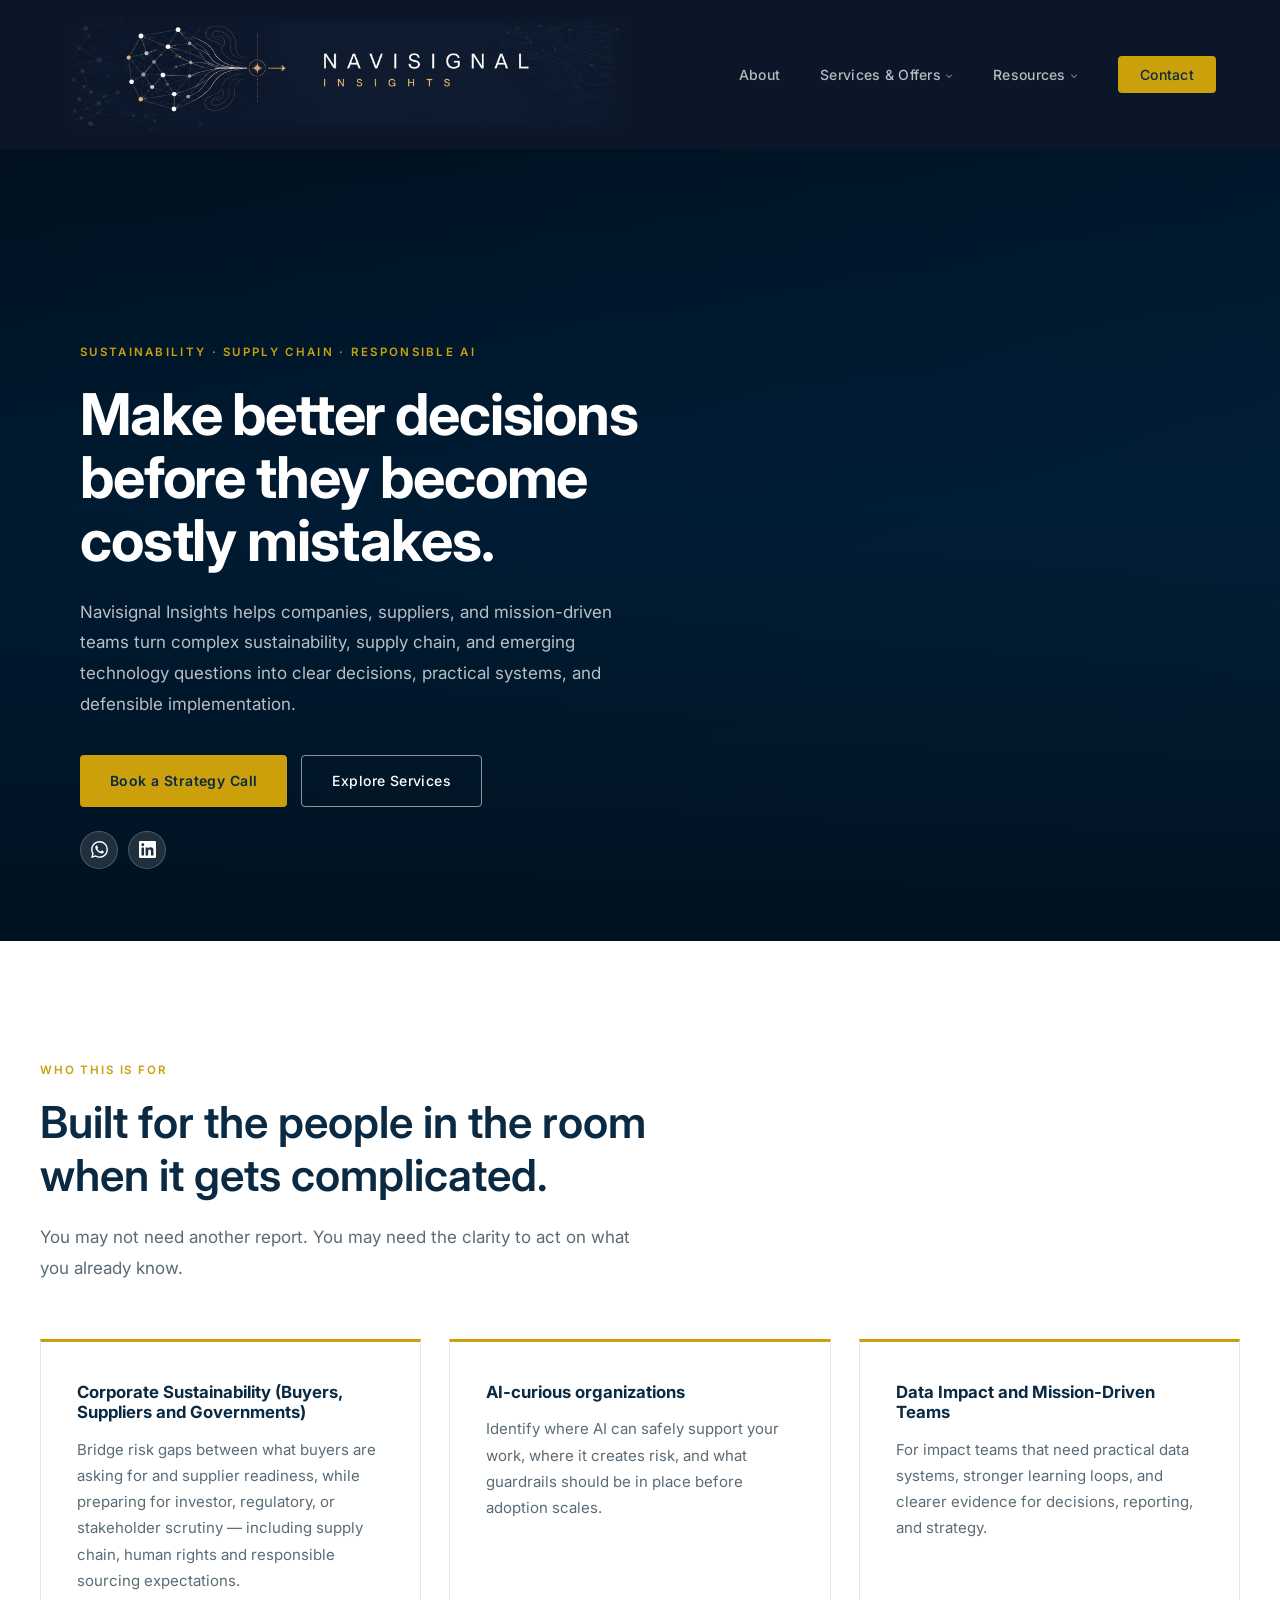
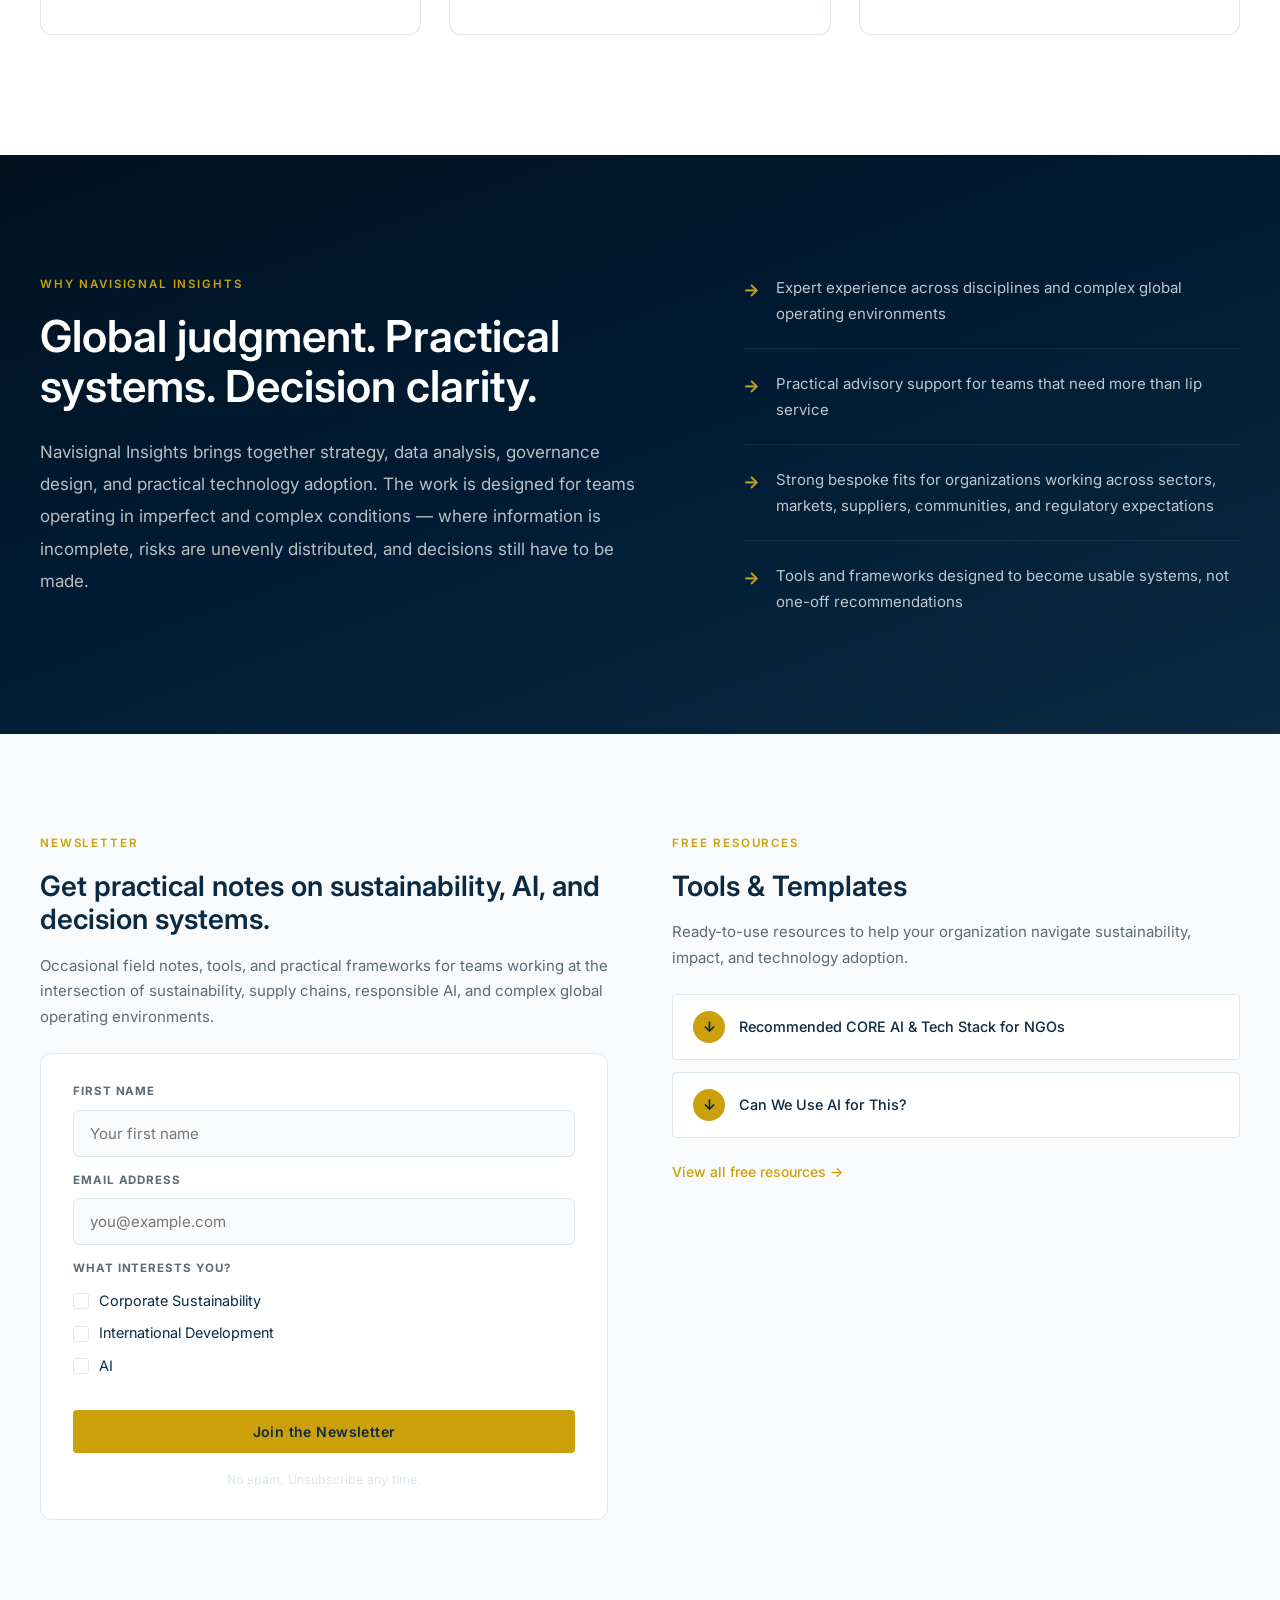
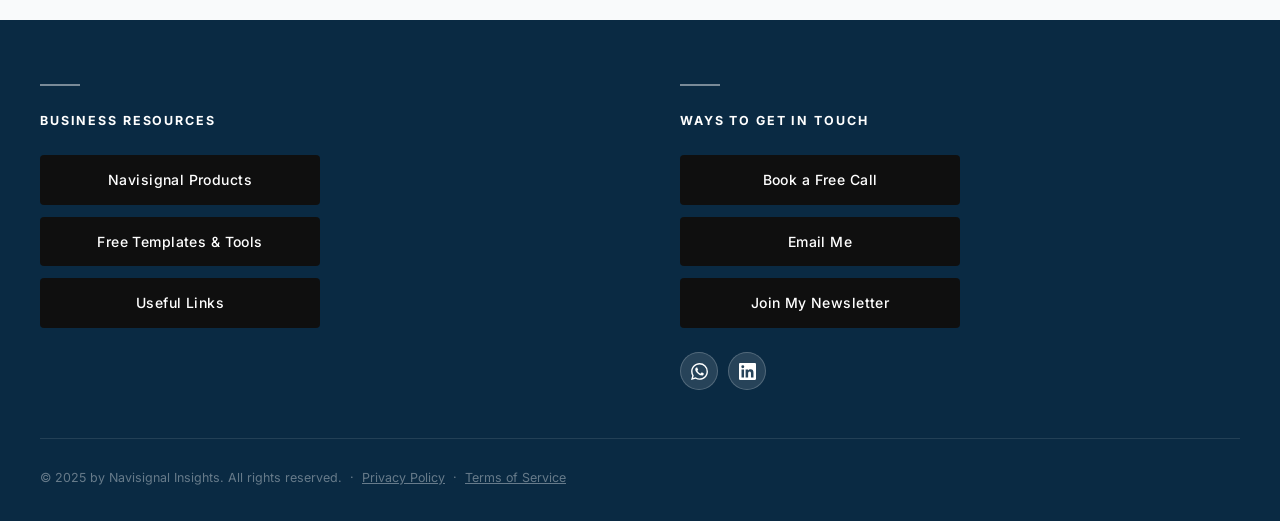
<file: index.html>
<!DOCTYPE html>
<html lang="en">
<head>
  <meta charset="UTF-8">
  <link rel="icon" href="assets/navisignal-icon.png" type="image/png">
  <meta name="viewport" content="width=device-width, initial-scale=1.0">
  <title>Navisignal Insights | Sustainability, Supply Chain &amp; AI Advisory</title>
  <meta name="description" content="Navisignal Insights helps companies, suppliers, and mission-driven organizations make better sustainability, supply chain, and AI decisions before they become costly mistakes.">
  <link rel="canonical" href="https://navisignalinsights.com/">
  <meta property="og:type" content="website">
  <meta property="og:site_name" content="Navisignal Insights">
  <meta property="og:title" content="Navisignal Insights | Sustainability, Supply Chain &amp; AI Advisory">
  <meta property="og:description" content="Navisignal Insights helps companies, suppliers, and mission-driven organizations make better sustainability, supply chain, and AI decisions before they become costly mistakes.">
  <meta property="og:url" content="https://navisignalinsights.com/">
  <meta property="og:image" content="https://navisignalinsights.com/assets/navisignal-banner.png">
  <meta name="twitter:card" content="summary_large_image">
  <meta name="twitter:title" content="Navisignal Insights | Sustainability, Supply Chain &amp; AI Advisory">
  <meta name="twitter:description" content="Navisignal Insights helps companies, suppliers, and mission-driven organizations make better sustainability, supply chain, and AI decisions before they become costly mistakes.">
  <meta name="twitter:image" content="https://navisignalinsights.com/assets/navisignal-banner.png">
  <meta name="robots" content="index, follow">
  <script type="application/ld+json">
  {
    "@context": "https://schema.org",
    "@type": "ProfessionalService",
    "name": "Navisignal Insights",
    "url": "https://navisignalinsights.com",
    "description": "Navisignal Insights helps companies, suppliers, and mission-driven organizations make better sustainability, supply chain, and AI decisions before they become costly mistakes.",
    "founder": {
      "@type": "Person",
      "name": "Joelle Petrus",
      "jobTitle": "Advisor, Strategist, and Connector",
      "url": "https://navisignalinsights.com/about.html",
      "sameAs": ["https://www.linkedin.com/in/joellepetrus/"]
    },
    "areaServed": "Worldwide",
    "serviceType": ["Corporate Sustainability Advisory", "ESG Readiness", "Supply Chain Due Diligence", "Human Rights Due Diligence", "Responsible AI Adoption", "AI Governance", "Impact Measurement", "KPI Design"],
    "email": "hello@navisignal.app",
    "address": { "@type": "PostalAddress", "addressLocality": "Washington", "addressRegion": "DC", "addressCountry": "US" },
    "speakable": {
      "@type": "SpeakableSpecification",
      "cssSelector": [".hero-content-box h1", ".hero-content-box p", ".why-new-body"]
    }
  }
  </script>
  <link rel="preconnect" href="https://fonts.googleapis.com">
  <link rel="preconnect" href="https://fonts.gstatic.com" crossorigin>
  <link href="https://fonts.googleapis.com/css2?family=Inter:wght@300;400;500;600;700;800;900&family=Merriweather:ital,wght@0,300;0,400;0,700;1,300;1,400&display=swap" rel="stylesheet">
  <link rel="stylesheet" href="css/styles.css">
  <script src="https://f.convertkit.com/ckjs/ck.5.js"></script>
</head>
<body>

  <!-- Navigation -->
  <nav class="navbar" id="navbar">
    <div class="nav-inner">
      <a href="index.html" class="nav-logo">
      <img src="assets/navisignal-banner.png" class="nav-logo-banner-img" alt="Navisignal Insights">
      </a>
      <ul class="nav-links">
        <li><a href="about.html">About</a></li>
        <li class="nav-item">
          <a href="services.html" class="dropdown-toggle" aria-expanded="false">Services &amp; Offers</a>
          <ul class="dropdown-menu">
            <li><a href="services.html#sustainability">Corporate Sustainability</a></li>
            <li><a href="services.html#development">Global Development</a></li>
            <li><a href="services.html#development">Supply Chain &amp; Human Rights</a></li>
            <li><a href="services.html#ai-adoption">AI Adoption</a></li>
          </ul>
        </li>
        <li class="nav-item">
          <a href="#" class="dropdown-toggle" aria-expanded="false">Resources</a>
          <ul class="dropdown-menu">
            <li><a href="portfolio.html">My Portfolio</a></li>
            <li><a href="useful-links.html">Useful Links</a></li>
            <li><a href="free-stuff.html">Free Templates &amp; Tools</a></li>
          </ul>
        </li>
        <li><a href="contact.html" class="nav-cta">Contact</a></li>
      </ul>
      <button class="nav-toggle" id="navToggle" aria-label="Toggle navigation">
        <span></span><span></span><span></span>
      </button>
    </div>
  </nav>

  <!-- Mobile Nav -->
  <div class="nav-overlay" id="navOverlay">
    <ul class="nav-links">
      <li><a href="about.html">About</a></li>
      <li class="nav-item">
          <a href="services.html" class="dropdown-toggle" aria-expanded="false">Services &amp; Offers</a>
          <ul class="dropdown-menu">
            <li><a href="services.html#sustainability">Corporate Sustainability</a></li>
            <li><a href="services.html#development">Global Development</a></li>
            <li><a href="services.html#development">Supply Chain &amp; Human Rights</a></li>
            <li><a href="services.html#ai-adoption">AI Adoption</a></li>
          </ul>
        </li>
      <li><a href="portfolio.html">My Portfolio</a></li>
      <li><a href="useful-links.html">Useful Links</a></li>
      <li><a href="free-stuff.html">Free Templates &amp; Tools</a></li>
      <li><a href="contact.html">Contact</a></li>
    </ul>
  </div>

  <!-- Hero -->
  <section class="hero-full">
    <div class="hero-video-bg">
      <video autoplay muted loop playsinline>
        <source src="assets/Light bulb and earth sustainability.mp4" type="video/mp4">
      </video>
    </div>
    <div class="hero-content-box">
      <div class="hero-eyebrow">Sustainability · Supply Chain · Responsible AI</div>
      <h1>Make better decisions before they become costly mistakes.</h1>
      <p>Navisignal Insights helps companies, suppliers, and mission-driven teams turn complex sustainability, supply chain, and emerging technology questions into clear decisions, practical systems, and defensible implementation.</p>
      <div class="hero-cta-group">
        <a href="https://meetings-na2.hubspot.com/joelle-petrus?uuid=69f3a4a6-a9e7-40e0-9b97-94e263d80967" target="_blank" rel="noopener" class="btn btn-primary">Book a Strategy Call</a>
        <a href="services.html" class="btn btn-outline-white">Explore Services</a>
      </div>
      <div class="hero-social">
        <a href="https://wa.me/12026742263" target="_blank" rel="noopener" class="social-icon-link" aria-label="WhatsApp">
          <svg viewBox="0 0 24 24" fill="currentColor" xmlns="http://www.w3.org/2000/svg"><path d="M17.472 14.382c-.297-.149-1.758-.867-2.03-.967-.273-.099-.471-.148-.67.15-.197.297-.767.966-.94 1.164-.173.199-.347.223-.644.075-.297-.15-1.255-.463-2.39-1.475-.883-.788-1.48-1.761-1.653-2.059-.173-.297-.018-.458.13-.606.134-.133.298-.347.446-.52.149-.174.198-.298.298-.497.099-.198.05-.371-.025-.52-.075-.149-.669-1.612-.916-2.207-.242-.579-.487-.5-.669-.51-.173-.008-.371-.01-.57-.01-.198 0-.52.074-.792.372-.272.297-1.04 1.016-1.04 2.479 0 1.462 1.065 2.875 1.213 3.074.149.198 2.096 3.2 5.077 4.487.709.306 1.262.489 1.694.625.712.227 1.36.195 1.871.118.571-.085 1.758-.719 2.006-1.413.248-.694.248-1.289.173-1.413-.074-.124-.272-.198-.57-.347m-5.421 7.403h-.004a9.87 9.87 0 01-5.031-1.378l-.361-.214-3.741.982.998-3.648-.235-.374a9.86 9.86 0 01-1.51-5.26c.001-5.45 4.436-9.884 9.888-9.884 2.64 0 5.122 1.03 6.988 2.898a9.825 9.825 0 012.893 6.994c-.003 5.45-4.437 9.884-9.885 9.884m8.413-18.297A11.815 11.815 0 0012.05 0C5.495 0 .16 5.335.157 11.892c0 2.096.547 4.142 1.588 5.945L.057 24l6.305-1.654a11.882 11.882 0 005.683 1.448h.005c6.554 0 11.890-5.335 11.893-11.893a11.821 11.821 0 00-3.48-8.413Z"/></svg>
        </a>
        <a href="https://www.linkedin.com/in/joellepetrus/" target="_blank" rel="noopener" class="social-icon-link" aria-label="LinkedIn">
          <svg viewBox="0 0 24 24" fill="currentColor" xmlns="http://www.w3.org/2000/svg"><path d="M20.447 20.452h-3.554v-5.569c0-1.328-.027-3.037-1.852-3.037-1.853 0-2.136 1.445-2.136 2.939v5.667H9.351V9h3.414v1.561h.046c.477-.9 1.637-1.85 3.37-1.85 3.601 0 4.267 2.37 4.267 5.455v6.286zM5.337 7.433a2.062 2.062 0 01-2.063-2.065 2.064 2.064 0 112.063 2.065zm1.782 13.019H3.555V9h3.564v11.452zM22.225 0H1.771C.792 0 0 .774 0 1.729v20.542C0 23.227.792 24 1.771 24h20.451C23.2 24 24 23.227 24 22.271V1.729C24 .774 23.2 0 22.222 0h.003z"/></svg>
        </a>
      </div>
    </div>
  </section>

  <!-- Who this is for -->

  <section class="audience-section">
    <div class="audience-inner">
      <div class="section-label">Who this is for</div>
      <h2 class="section-title">Built for the people in the room when it gets complicated.</h2>
      <p class="audience-intro">You may not need another report. You may need the clarity to act on what you already know.</p>
      <div class="audience-grid">
        <article class="audience-card">
          <h3>Corporate Sustainability (Buyers, Suppliers and Governments)</h3>
          <p>Bridge risk gaps between what buyers are asking for and supplier readiness, while preparing for investor, regulatory, or stakeholder scrutiny — including supply chain, human rights and responsible sourcing expectations.</p>
        </article>
        <article class="audience-card">
          <h3>AI-curious organizations</h3>
          <p>Identify where AI can safely support your work, where it creates risk, and what guardrails should be in place before adoption scales.</p>
        </article>
        <article class="audience-card">
          <h3>Data Impact and Mission-Driven Teams</h3>
          <p>For impact teams that need practical data systems, stronger learning loops, and clearer evidence for decisions, reporting, and strategy.</p>
        </article>
      </div>
    </div>
  </section>


  <!-- Why Navisignal Insights -->
  <section class="why-new-section">
    <div class="why-new-inner">
      <div>
        <div class="section-label">Why Navisignal Insights</div>
        <h2>Global judgment. Practical systems. Decision clarity.</h2>
        <p class="why-new-body">Navisignal Insights brings together strategy, data analysis, governance design, and practical technology adoption. The work is designed for teams operating in imperfect and complex conditions — where information is incomplete, risks are unevenly distributed, and decisions still have to be made.</p>
      </div>
      <ul class="why-bullets">
        <li><span class="why-bullet-mark">→</span><span class="why-bullet-text">Expert experience across disciplines and complex global operating environments</span></li>
        <li><span class="why-bullet-mark">→</span><span class="why-bullet-text">Practical advisory support for teams that need more than lip service</span></li>
        <li><span class="why-bullet-mark">→</span><span class="why-bullet-text">Strong bespoke fits for organizations working across sectors, markets, suppliers, communities, and regulatory expectations</span></li>
        <li><span class="why-bullet-mark">→</span><span class="why-bullet-text">Tools and frameworks designed to become usable systems, not one-off recommendations</span></li>
      </ul>
    </div>
  </section>

  <!-- Newsletter + Freebies -->
  <section class="newsletter-freebies-section" id="newsletter">
    <div class="newsletter-freebies-inner">

      <!-- Left: Newsletter signup -->
      <div class="newsletter-col">
        <div class="section-label">Newsletter</div>
        <h2>Get practical notes on sustainability, AI, and decision systems.</h2>
        <p>Occasional field notes, tools, and practical frameworks for teams working at the intersection of sustainability, supply chains, responsible AI, and complex global operating environments.</p>
        <form class="newsletter-form-wrap" action="https://app.kit.com/forms/9472170/subscriptions" method="post">
          <div class="form-group">
            <label for="nl-name">First name</label>
            <input type="text" id="nl-name" name="fields[first_name]" placeholder="Your first name" autocomplete="given-name">
          </div>
          <div class="form-group" style="margin-top:14px;">
            <label for="nl-email">Email address</label>
            <input type="email" id="nl-email" name="email_address" placeholder="you@example.com" autocomplete="email" required>
          </div>
          <fieldset class="form-tags">
            <legend>What interests you?</legend>
            <div class="form-tags-options">
              <label class="form-tag-option"><input type="checkbox" name="tags[]" value="15916330"> Corporate Sustainability</label>
              <label class="form-tag-option"><input type="checkbox" name="tags[]" value="19658098"> International Development</label>
              <label class="form-tag-option"><input type="checkbox" name="tags[]" value="19714377"> AI</label>
            </div>
          </fieldset>
          <button type="submit" class="btn btn-primary newsletter-submit">Join the Newsletter</button>
          <p class="form-note" style="margin-top:1rem;">No spam. Unsubscribe any time.</p>
        </form>
      </div>

      <!-- Right: Free resources -->
      <div class="freebies-col">
        <div class="section-label">Free Resources</div>
        <h2>Tools &amp; Templates</h2>
        <p>Ready-to-use resources to help your organization navigate sustainability, impact, and technology adoption.</p>
        <div class="freebies-list">
          <div class="freebie-item freebie-item--toggle" id="ngo-ai-toggle" role="button" tabindex="0" aria-expanded="false">
            <span class="freebie-icon" id="ngo-ai-icon">↓</span>
            <span>Recommended CORE AI &amp; Tech Stack for NGOs</span>
          </div>
          <div class="freebie-form-drop" id="ngo-ai-form">
            <form class="kit-resource-form" action="https://app.kit.com/forms/9474837/subscriptions" method="post">
              <input type="email" name="email_address" placeholder="Your email address" required>
              <button type="submit" class="btn btn-navy">Get My Download</button>
            </form>
          </div>
          <div class="freebie-item freebie-item--toggle" id="ai-freebie-toggle" role="button" tabindex="0" aria-expanded="false">
            <span class="freebie-icon" id="ai-freebie-icon">↓</span>
            <span>Can We Use AI for This?</span>
          </div>
          <div class="freebie-form-drop" id="ai-freebie-form">
            <form class="kit-resource-form" action="https://app.kit.com/forms/9474269/subscriptions" method="post">
              <input type="hidden" name="tags[]" value="19714394">
              <input type="email" name="email_address" placeholder="Your email address" required>
              <button type="submit" class="btn btn-navy">Get My Download</button>
            </form>
          </div>
        </div>
        <a href="free-stuff.html" class="freebies-more">View all free resources →</a>
      </div>

    </div>
  </section>

  <!-- Footer -->
  <footer class="footer">
    <div class="footer-inner">
      <div class="footer-top-grid">
        <div>
          <div class="footer-rule"></div>
          <div class="footer-col-heading">Business Resources</div>
          <div class="footer-btn-list">
            <a href="https://navisignal.app" target="_blank" rel="noopener" class="btn btn-dark">Navisignal Products</a>
            <a href="free-stuff.html"    class="btn btn-dark">Free Templates &amp; Tools</a>
            <a href="useful-links.html"  class="btn btn-dark">Useful Links</a>
          </div>
        </div>
        <div>
          <div class="footer-rule"></div>
          <div class="footer-col-heading">Ways to Get in Touch</div>
          <div class="footer-btn-list">
            <a href="https://meetings-na2.hubspot.com/joelle-petrus?uuid=69f3a4a6-a9e7-40e0-9b97-94e263d80967" target="_blank" rel="noopener" class="btn btn-dark">Book a Free Call</a>
            <a href="mailto:hello@navisignal.app" class="btn btn-dark">Email Me</a>
            <a href="free-stuff.html#newsletter" class="btn btn-dark">Join My Newsletter</a>
          </div>
          <div class="footer-social-row">
            <a href="https://wa.me/12026742263" target="_blank" rel="noopener" class="social-icon-link" aria-label="WhatsApp">
              <svg viewBox="0 0 24 24" fill="currentColor"><path d="M17.472 14.382c-.297-.149-1.758-.867-2.03-.967-.273-.099-.471-.148-.67.15-.197.297-.767.966-.94 1.164-.173.199-.347.223-.644.075-.297-.15-1.255-.463-2.39-1.475-.883-.788-1.48-1.761-1.653-2.059-.173-.297-.018-.458.13-.606.134-.133.298-.347.446-.52.149-.174.198-.298.298-.497.099-.198.05-.371-.025-.52-.075-.149-.669-1.612-.916-2.207-.242-.579-.487-.5-.669-.51-.173-.008-.371-.01-.57-.01-.198 0-.52.074-.792.372-.272.297-1.04 1.016-1.04 2.479 0 1.462 1.065 2.875 1.213 3.074.149.198 2.096 3.2 5.077 4.487.709.306 1.262.489 1.694.625.712.227 1.36.195 1.871.118.571-.085 1.758-.719 2.006-1.413.248-.694.248-1.289.173-1.413-.074-.124-.272-.198-.57-.347m-5.421 7.403h-.004a9.87 9.87 0 01-5.031-1.378l-.361-.214-3.741.982.998-3.648-.235-.374a9.86 9.86 0 01-1.51-5.26c.001-5.45 4.436-9.884 9.888-9.884 2.64 0 5.122 1.03 6.988 2.898a9.825 9.825 0 012.893 6.994c-.003 5.45-4.437 9.884-9.885 9.884m8.413-18.297A11.815 11.815 0 0012.05 0C5.495 0 .16 5.335.157 11.892c0 2.096.547 4.142 1.588 5.945L.057 24l6.305-1.654a11.882 11.882 0 005.683 1.448h.005c6.554 0 11.890-5.335 11.893-11.893a11.821 11.821 0 00-3.48-8.413Z"/></svg>
            </a>
            <a href="https://www.linkedin.com/in/joellepetrus/" target="_blank" rel="noopener" class="social-icon-link" aria-label="LinkedIn">
              <svg viewBox="0 0 24 24" fill="currentColor"><path d="M20.447 20.452h-3.554v-5.569c0-1.328-.027-3.037-1.852-3.037-1.853 0-2.136 1.445-2.136 2.939v5.667H9.351V9h3.414v1.561h.046c.477-.9 1.637-1.85 3.37-1.85 3.601 0 4.267 2.37 4.267 5.455v6.286zM5.337 7.433a2.062 2.062 0 01-2.063-2.065 2.064 2.064 0 112.063 2.065zm1.782 13.019H3.555V9h3.564v11.452zM22.225 0H1.771C.792 0 0 .774 0 1.729v20.542C0 23.227.792 24 1.771 24h20.451C23.2 24 24 23.227 24 22.271V1.729C24 .774 23.2 0 22.222 0h.003z"/></svg>
            </a>
          </div>
        </div>
      </div>
      <p class="footer-copy">© 2025 by Navisignal Insights. All rights reserved. &nbsp;·&nbsp; <a href="privacy.html" style="color:inherit;text-decoration:underline;">Privacy Policy</a> &nbsp;·&nbsp; <a href="terms.html" style="color:inherit;text-decoration:underline;">Terms of Service</a></p>
    </div>
  </footer>

  <script src="js/main.js"></script>
  <script>
    (function() {
      // NGO AI tech stack toggle
      var ngoToggle = document.getElementById('ngo-ai-toggle');
      var ngoDrop   = document.getElementById('ngo-ai-form');
      var ngoIcon   = document.getElementById('ngo-ai-icon');
      if (ngoToggle && ngoDrop) {
        function openNgo() { ngoDrop.classList.add('open'); ngoToggle.setAttribute('aria-expanded','true'); ngoIcon.textContent='×'; ngoDrop.querySelector('input[type="email"]').focus(); }
        function closeNgo(){ ngoDrop.classList.remove('open'); ngoToggle.setAttribute('aria-expanded','false'); ngoIcon.textContent='↓'; }
        ngoToggle.addEventListener('click', function(){ ngoDrop.classList.contains('open') ? closeNgo() : openNgo(); });
        ngoToggle.addEventListener('keydown', function(e){ if(e.key==='Enter'||e.key===' '){ e.preventDefault(); ngoToggle.click(); } });
      }
    })();
    (function() {
      var toggle = document.getElementById('ai-freebie-toggle');
      var drop = document.getElementById('ai-freebie-form');
      var icon = document.getElementById('ai-freebie-icon');
      if (!toggle || !drop) return;
      function openDrop() {
        drop.classList.add('open');
        toggle.setAttribute('aria-expanded', 'true');
        icon.textContent = '×';
        drop.querySelector('input[type="email"]').focus();
      }
      function closeDrop() {
        drop.classList.remove('open');
        toggle.setAttribute('aria-expanded', 'false');
        icon.textContent = '↓';
      }
      toggle.addEventListener('click', function() {
        drop.classList.contains('open') ? closeDrop() : openDrop();
      });
      toggle.addEventListener('keydown', function(e) {
        if (e.key === 'Enter' || e.key === ' ') { e.preventDefault(); toggle.click(); }
      });
    })();
  </script>

  <!-- "Can We Use AI for This?" lead magnet popup -->
  <div class="lm-overlay" id="lmOverlay" role="dialog" aria-modal="true" aria-labelledby="lmTitle">
    <div class="lm-card">
      <button class="lm-close" id="lmClose" aria-label="Close">&times;</button>
      <div class="lm-label">Free Download</div>
      <h3 class="lm-title" id="lmTitle">Can We Use AI for This?</h3>
      <p class="lm-desc">A practical decision guide for teams thinking about AI adoption — clear questions, real answers, no hype. Get yours free.</p>
      <form class="lm-form" id="lmForm" action="https://app.kit.com/forms/9474269/subscriptions" method="post">
        <input type="hidden" name="tags[]" value="19714394">
        <input type="email" name="email_address" placeholder="Your email address" required autocomplete="email">
        <button type="submit" class="btn btn-primary">Get My Free Guide</button>
      </form>
      <p class="lm-note">No spam. Unsubscribe any time.</p>
    </div>
  </div>

  <script>
    (function() {
      var overlay = document.getElementById('lmOverlay');
      var closeBtn = document.getElementById('lmClose');
      var form = document.getElementById('lmForm');
      if (!overlay) return;

      function openPopup() {
        overlay.classList.add('open');
        document.body.style.overflow = 'hidden';
      }
      function closePopup() {
        overlay.classList.remove('open');
        document.body.style.overflow = '';
      }

      // Show once per session after 5 seconds
      if (!sessionStorage.getItem('lmShown')) {
        setTimeout(function() {
          openPopup();
          sessionStorage.setItem('lmShown', '1');
        }, 5000);
      }

      if (closeBtn) closeBtn.addEventListener('click', closePopup);
      overlay.addEventListener('click', function(e) {
        if (e.target === overlay) closePopup();
      });
      document.addEventListener('keydown', function(e) {
        if (e.key === 'Escape') closePopup();
      });

      if (form) {
        form.addEventListener('submit', async function(e) {
          e.preventDefault();
          var btn = form.querySelector('button[type="submit"]');
          if (btn) { btn.disabled = true; btn.textContent = 'Sending…'; }
          try {
            var res = await fetch(form.action, {
              method: 'POST',
              body: new FormData(form),
              headers: { Accept: 'application/json' }
            });
            if (res.ok) {
              var card = overlay.querySelector('.lm-card');
              card.innerHTML = '<div class="lm-success"><p>You\'re in!</p><p class="lm-desc">Check your email for the download. Thank you!</p></div>';
              setTimeout(closePopup, 2500);
            } else { throw new Error(); }
          } catch {
            if (btn) { btn.disabled = false; btn.textContent = 'Get My Free Guide'; }
            alert('Something went wrong — please try again.');
          }
        });
      }
    })();
  </script>
</body>
</html>
</file>
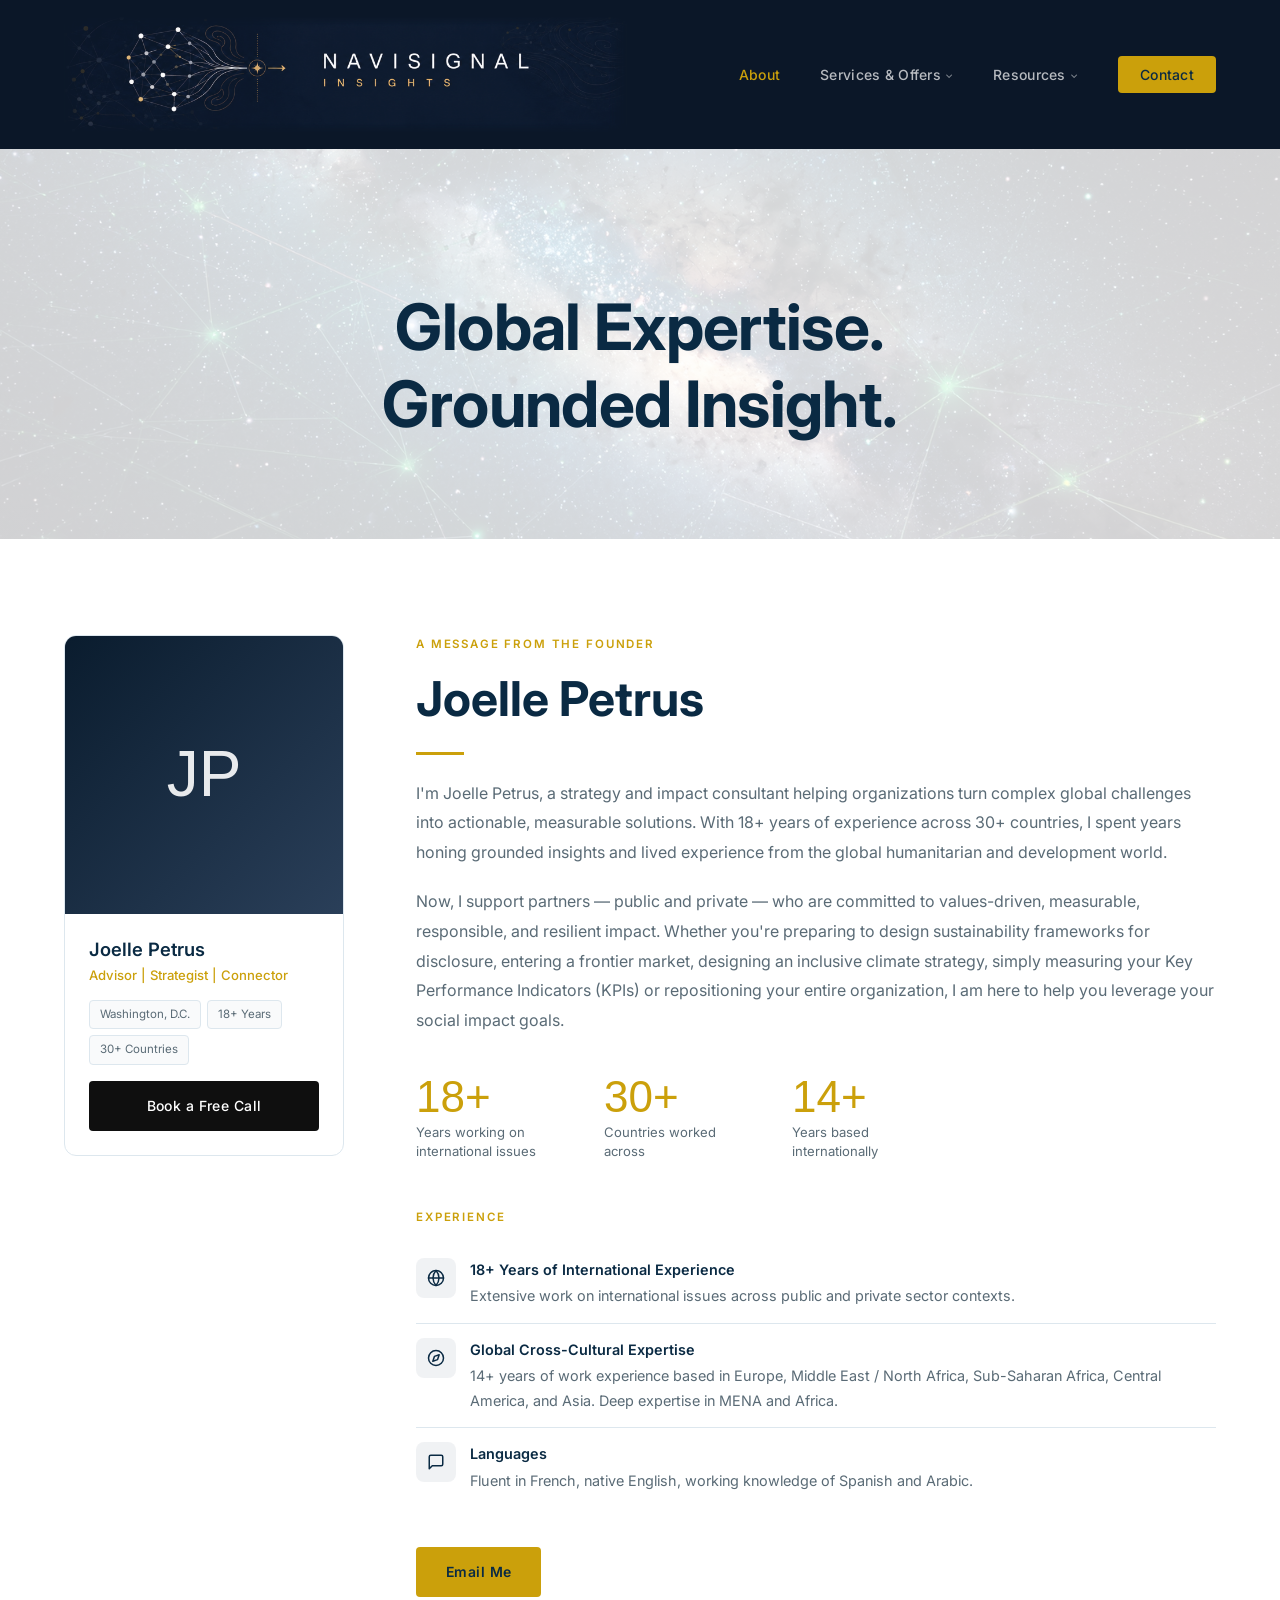
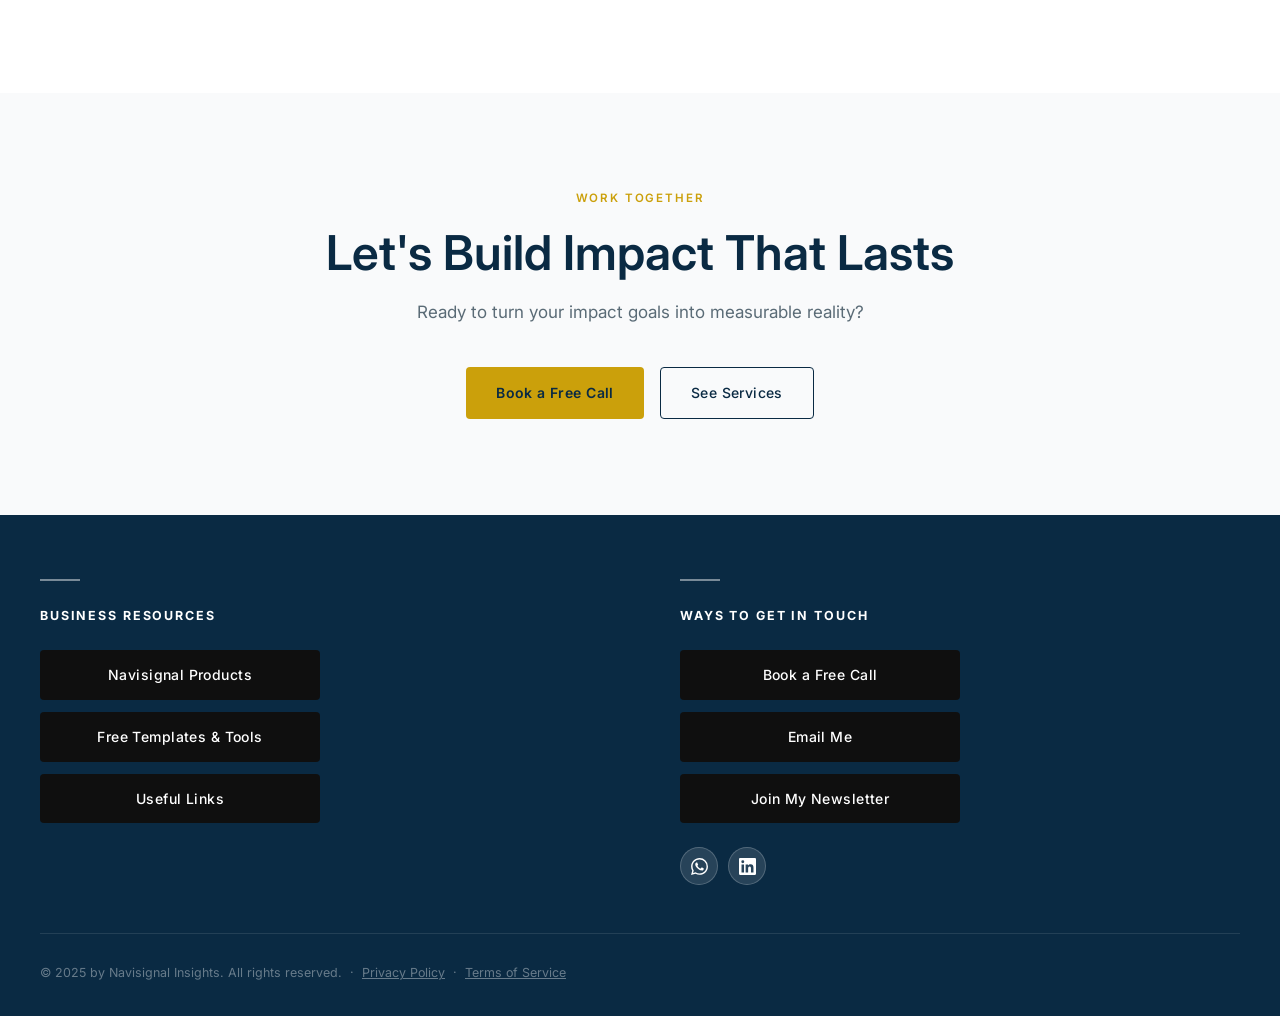
<file: about.html>
<!DOCTYPE html>
<html lang="en">
<head>
  <meta charset="UTF-8">
  <link rel="icon" href="assets/navisignal-icon.png" type="image/png">
  <meta name="viewport" content="width=device-width, initial-scale=1.0">
  <title>About | Navisignal Insights</title>
  <meta name="description" content="Joelle Petrus — Advisor, Strategist, and Connector of Global Systems. 18+ years helping organizations turn global challenges into measurable impact.">
  <link rel="canonical" href="https://navisignalinsights.com/about.html">
  <meta property="og:type" content="website">
  <meta property="og:site_name" content="Navisignal Insights">
  <meta property="og:title" content="About | Navisignal Insights">
  <meta property="og:description" content="Joelle Petrus — Advisor, Strategist, and Connector of Global Systems. 18+ years helping organizations turn global challenges into measurable impact.">
  <meta property="og:url" content="https://navisignalinsights.com/about.html">
  <meta property="og:image" content="https://navisignalinsights.com/assets/navisignal-banner.png">
  <meta name="twitter:card" content="summary_large_image">
  <meta name="twitter:title" content="About | Navisignal Insights">
  <meta name="twitter:description" content="Joelle Petrus — Advisor, Strategist, and Connector of Global Systems. 18+ years helping organizations turn global challenges into measurable impact.">
  <meta name="twitter:image" content="https://navisignalinsights.com/assets/navisignal-banner.png">
  <meta name="robots" content="index, follow">
  <script type="application/ld+json">
  {
    "@context": "https://schema.org",
    "@type": "Person",
    "name": "Joelle Petrus",
    "jobTitle": "Sustainability, Supply Chain & AI Advisor",
    "description": "Joelle Petrus is a strategy and impact consultant with 18+ years of experience across 30+ countries, helping organizations turn complex global challenges into actionable, measurable solutions.",
    "url": "https://navisignalinsights.com/about.html",
    "sameAs": ["https://www.linkedin.com/in/joellepetrus/"],
    "worksFor": {
      "@type": "ProfessionalService",
      "name": "Navisignal Insights",
      "url": "https://navisignalinsights.com"
    },
    "address": { "@type": "PostalAddress", "addressLocality": "Washington", "addressRegion": "DC", "addressCountry": "US" },
    "knowsLanguage": ["English", "French", "Spanish", "Arabic"],
    "knowsAbout": ["Corporate Sustainability", "ESG", "Supply Chain Due Diligence", "Human Rights", "AI Adoption", "Impact Measurement", "International Development"]
  }
  </script>
  <link rel="preconnect" href="https://fonts.googleapis.com">
  <link rel="preconnect" href="https://fonts.gstatic.com" crossorigin>
  <link href="https://fonts.googleapis.com/css2?family=Inter:wght@300;400;500;600;700;800;900&family=Merriweather:ital,wght@0,300;0,400;0,700;1,300;1,400&display=swap" rel="stylesheet">
  <link rel="stylesheet" href="css/styles.css">
</head>
<body>

  <!-- Navigation -->
  <nav class="navbar" id="navbar">
    <div class="nav-inner">
      <a href="index.html" class="nav-logo">
        <img src="assets/navisignal-banner.png" class="nav-logo-banner-img" alt="Navisignal Insights">
      </a>
      <ul class="nav-links">
        <li><a href="about.html" class="active">About</a></li>
        <li class="nav-item">
          <a href="services.html" class="dropdown-toggle" aria-expanded="false">Services &amp; Offers</a>
          <ul class="dropdown-menu">
            <li><a href="services.html#sustainability">Corporate Sustainability</a></li>
            <li><a href="services.html#development">Global Development</a></li>
            <li><a href="services.html#development">Supply Chain &amp; Human Rights</a></li>
            <li><a href="services.html#ai-adoption">AI Adoption</a></li>
          </ul>
        </li>
        <li class="nav-item">
          <a href="#" class="dropdown-toggle" aria-expanded="false">Resources</a>
          <ul class="dropdown-menu">
            <li><a href="portfolio.html">My Portfolio</a></li>
            <li><a href="useful-links.html">Useful Links</a></li>
            <li><a href="free-stuff.html">Free Templates &amp; Tools</a></li>
          </ul>
        </li>
        <li><a href="contact.html" class="nav-cta">Contact</a></li>
      </ul>
      <button class="nav-toggle" id="navToggle" aria-label="Toggle navigation">
        <span></span><span></span><span></span>
      </button>
    </div>
  </nav>

  <!-- Mobile Nav -->
  <div class="nav-overlay" id="navOverlay">
    <ul class="nav-links">
      <li><a href="about.html">About</a></li>
      <li class="nav-item">
          <a href="services.html" class="dropdown-toggle" aria-expanded="false">Services &amp; Offers</a>
          <ul class="dropdown-menu">
            <li><a href="services.html#sustainability">Corporate Sustainability</a></li>
            <li><a href="services.html#development">Global Development</a></li>
            <li><a href="services.html#development">Supply Chain &amp; Human Rights</a></li>
            <li><a href="services.html#ai-adoption">AI Adoption</a></li>
          </ul>
        </li>
      <li><a href="portfolio.html">My Portfolio</a></li>
      <li><a href="useful-links.html">Useful Links</a></li>
      <li><a href="free-stuff.html">Free Templates &amp; Tools</a></li>
      <li><a href="contact.html">Contact</a></li>
    </ul>
  </div>

  <!-- Page Hero -->
  <section class="page-hero about-hero">
    <div class="page-hero-inner">
      <h1>Global Expertise. Grounded Insight.</h1>
      <!-- subheader to be drafted -->
    </div>
  </section>

  <!-- About Content -->
  <section class="section">
    <div class="container">
      <div class="about-page-grid">

        <!-- Sidebar -->
        <div class="about-sidebar">
          <div class="profile-card">
            <!-- Replace with Joelle's photo: <img src="assets/joelle-petrus.jpg" alt="Joelle Petrus"> -->
            <div class="profile-img">
              <div class="initials">JP</div>
            </div>
            <div class="profile-info">
              <h3>Joelle Petrus</h3>
              <div class="title">Advisor | Strategist | Connector</div>
              <div class="profile-tags">
                <span class="tag">Washington, D.C.</span>
                <span class="tag">18+ Years</span>
                <span class="tag">30+ Countries</span>
              </div>
              <a href="https://meetings-na2.hubspot.com/joelle-petrus?uuid=69f3a4a6-a9e7-40e0-9b97-94e263d80967" target="_blank" rel="noopener" class="btn btn-dark" style="width:100%;justify-content:center">Book a Free Call</a>
            </div>
          </div>
        </div>

        <!-- Main Content -->
        <div class="about-main">
          <div class="section-label">A Message from the Founder</div>
          <h2 style="font-weight:700;">Joelle Petrus</h2>
          <div class="divider"></div>

          <p>
            I'm Joelle Petrus, a strategy and impact consultant helping organizations turn complex global challenges into actionable, measurable solutions. With 18+ years of experience across 30+ countries, I spent years honing grounded insights and lived experience from the global humanitarian and development world.
          </p>
          <p>
            Now, I support partners — public and private — who are committed to values-driven, measurable, responsible, and resilient impact. Whether you're preparing to design sustainability frameworks for disclosure, entering a frontier market, designing an inclusive climate strategy, simply measuring your Key Performance Indicators (KPIs) or repositioning your entire organization, I am here to help you leverage your social impact goals.
          </p>

          <!-- Key Stats -->
          <div class="about-stats">
            <div>
              <div class="about-stat-num">18+</div>
              <div class="about-stat-label">Years working on international issues</div>
            </div>
            <div>
              <div class="about-stat-num">30+</div>
              <div class="about-stat-label">Countries worked across</div>
            </div>
            <div>
              <div class="about-stat-num">14+</div>
              <div class="about-stat-label">Years based internationally</div>
            </div>
          </div>

          <div class="section-label" style="margin-top:3rem">Experience</div>
          <ul class="credential-list">
            <li>
              <div class="cred-icon">
                <svg width="18" height="18" viewBox="0 0 24 24" fill="none" stroke="currentColor" stroke-width="2" stroke-linecap="round" stroke-linejoin="round"><circle cx="12" cy="12" r="10"/><line x1="2" y1="12" x2="22" y2="12"/><path d="M12 2a15.3 15.3 0 0 1 4 10 15.3 15.3 0 0 1-4 10 15.3 15.3 0 0 1-4-10 15.3 15.3 0 0 1 4-10z"/></svg>
              </div>
              <div class="cred-text">
                <strong>18+ Years of International Experience</strong>
                Extensive work on international issues across public and private sector contexts.
              </div>
            </li>
            <li>
              <div class="cred-icon">
                <svg width="18" height="18" viewBox="0 0 24 24" fill="none" stroke="currentColor" stroke-width="2" stroke-linecap="round" stroke-linejoin="round"><circle cx="12" cy="12" r="10"/><polygon points="16.24 7.76 14.12 14.12 7.76 16.24 9.88 9.88 16.24 7.76"/></svg>
              </div>
              <div class="cred-text">
                <strong>Global Cross-Cultural Expertise</strong>
                14+ years of work experience based in Europe, Middle East / North Africa, Sub-Saharan Africa, Central America, and Asia. Deep expertise in MENA and Africa.
              </div>
            </li>
            <li>
              <div class="cred-icon">
                <svg width="18" height="18" viewBox="0 0 24 24" fill="none" stroke="currentColor" stroke-width="2" stroke-linecap="round" stroke-linejoin="round"><path d="M21 15a2 2 0 0 1-2 2H7l-4 4V5a2 2 0 0 1 2-2h14a2 2 0 0 1 2 2z"/></svg>
              </div>
              <div class="cred-text">
                <strong>Languages</strong>
                Fluent in French, native English, working knowledge of Spanish and Arabic.
              </div>
            </li>
          </ul>

          <div style="margin-top:2.5rem">
            <a href="mailto:hello@navisignal.app" class="btn btn-primary">Email Me</a>
          </div>
        </div>

      </div>
    </div>
  </section>

  <!-- CTA -->
  <section class="cta-section">
    <div class="cta-inner">
      <div class="section-label">Work Together</div>
      <h2>Let's Build Impact That Lasts</h2>
      <p>Ready to turn your impact goals into measurable reality?</p>
      <div class="cta-actions">
        <a href="https://meetings-na2.hubspot.com/joelle-petrus?uuid=69f3a4a6-a9e7-40e0-9b97-94e263d80967" target="_blank" rel="noopener" class="btn btn-primary">Book a Free Call</a>
        <a href="services.html" class="btn btn-outline">See Services</a>
      </div>
    </div>
  </section>

  <!-- Footer -->
  <footer class="footer">
    <div class="footer-inner">
      <div class="footer-top-grid">
        <div>
          <div class="footer-rule"></div>
          <div class="footer-col-heading">Business Resources</div>
          <div class="footer-btn-list">
            <a href="https://navisignal.app" target="_blank" rel="noopener" class="btn btn-dark">Navisignal Products</a>
            <a href="free-stuff.html"   class="btn btn-dark">Free Templates &amp; Tools</a>
            <a href="useful-links.html" class="btn btn-dark">Useful Links</a>
          </div>
        </div>
        <div>
          <div class="footer-rule"></div>
          <div class="footer-col-heading">Ways to Get in Touch</div>
          <div class="footer-btn-list">
            <a href="https://meetings-na2.hubspot.com/joelle-petrus?uuid=69f3a4a6-a9e7-40e0-9b97-94e263d80967" target="_blank" rel="noopener" class="btn btn-dark">Book a Free Call</a>
            <a href="mailto:hello@navisignal.app" class="btn btn-dark">Email Me</a>
            <a href="free-stuff.html#newsletter" class="btn btn-dark">Join My Newsletter</a>
          </div>
          <div class="footer-social-row">
            <a href="https://wa.me/12026742263" target="_blank" rel="noopener" class="social-icon-link" aria-label="WhatsApp">
              <svg viewBox="0 0 24 24" fill="currentColor"><path d="M17.472 14.382c-.297-.149-1.758-.867-2.03-.967-.273-.099-.471-.148-.67.15-.197.297-.767.966-.94 1.164-.173.199-.347.223-.644.075-.297-.15-1.255-.463-2.39-1.475-.883-.788-1.48-1.761-1.653-2.059-.173-.297-.018-.458.13-.606.134-.133.298-.347.446-.52.149-.174.198-.298.298-.497.099-.198.05-.371-.025-.52-.075-.149-.669-1.612-.916-2.207-.242-.579-.487-.5-.669-.51-.173-.008-.371-.01-.57-.01-.198 0-.52.074-.792.372-.272.297-1.04 1.016-1.04 2.479 0 1.462 1.065 2.875 1.213 3.074.149.198 2.096 3.2 5.077 4.487.709.306 1.262.489 1.694.625.712.227 1.36.195 1.871.118.571-.085 1.758-.719 2.006-1.413.248-.694.248-1.289.173-1.413-.074-.124-.272-.198-.57-.347m-5.421 7.403h-.004a9.87 9.87 0 01-5.031-1.378l-.361-.214-3.741.982.998-3.648-.235-.374a9.86 9.86 0 01-1.51-5.26c.001-5.45 4.436-9.884 9.888-9.884 2.64 0 5.122 1.03 6.988 2.898a9.825 9.825 0 012.893 6.994c-.003 5.45-4.437 9.884-9.885 9.884m8.413-18.297A11.815 11.815 0 0012.05 0C5.495 0 .16 5.335.157 11.892c0 2.096.547 4.142 1.588 5.945L.057 24l6.305-1.654a11.882 11.882 0 005.683 1.448h.005c6.554 0 11.890-5.335 11.893-11.893a11.821 11.821 0 00-3.48-8.413Z"/></svg>
            </a>
            <a href="https://www.linkedin.com/in/joellepetrus/" target="_blank" rel="noopener" class="social-icon-link" aria-label="LinkedIn">
              <svg viewBox="0 0 24 24" fill="currentColor"><path d="M20.447 20.452h-3.554v-5.569c0-1.328-.027-3.037-1.852-3.037-1.853 0-2.136 1.445-2.136 2.939v5.667H9.351V9h3.414v1.561h.046c.477-.9 1.637-1.85 3.37-1.85 3.601 0 4.267 2.37 4.267 5.455v6.286zM5.337 7.433a2.062 2.062 0 01-2.063-2.065 2.064 2.064 0 112.063 2.065zm1.782 13.019H3.555V9h3.564v11.452zM22.225 0H1.771C.792 0 0 .774 0 1.729v20.542C0 23.227.792 24 1.771 24h20.451C23.2 24 24 23.227 24 22.271V1.729C24 .774 23.2 0 22.222 0h.003z"/></svg>
            </a>
          </div>
        </div>
      </div>
      <p class="footer-copy">© 2025 by Navisignal Insights. All rights reserved. &nbsp;·&nbsp; <a href="privacy.html" style="color:inherit;text-decoration:underline;">Privacy Policy</a> &nbsp;·&nbsp; <a href="terms.html" style="color:inherit;text-decoration:underline;">Terms of Service</a></p>
    </div>
  </footer>

  <script src="js/main.js"></script>
</body>
</html>
</file>
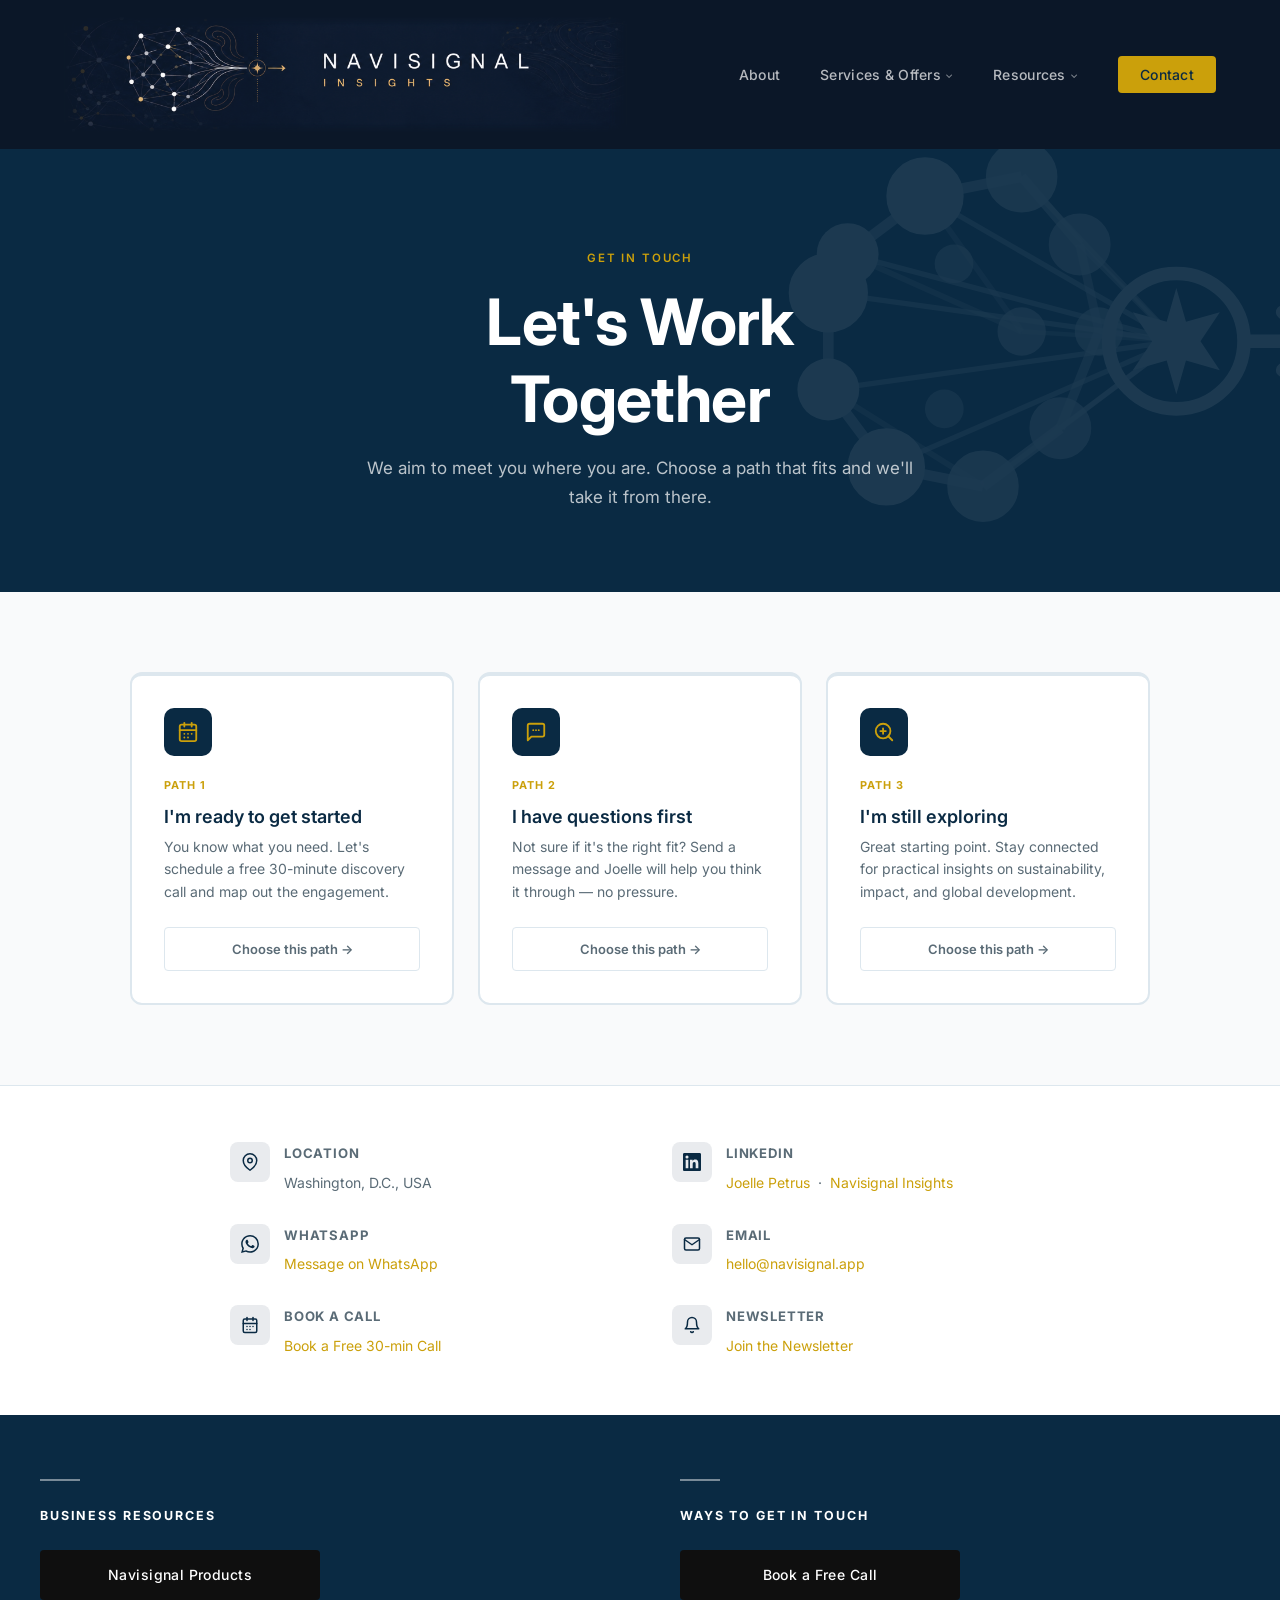
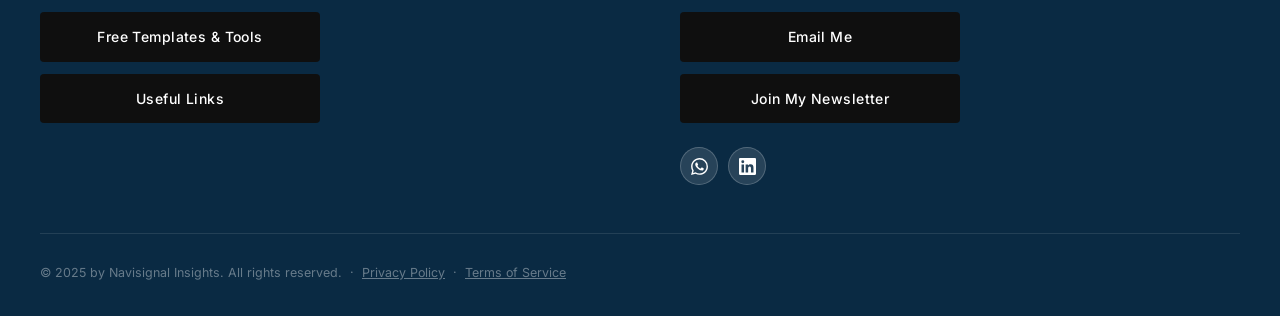
<file: contact.html>
<!DOCTYPE html>
<html lang="en">
<head>
  <meta charset="UTF-8">
  <link rel="icon" href="assets/navisignal-icon.png" type="image/png">
  <meta name="viewport" content="width=device-width, initial-scale=1.0">
  <title>Contact | Navisignal Insights</title>
  <meta name="description" content="Get in touch with Navisignal Insights — book a free call, send an email, or join the newsletter.">
  <link rel="canonical" href="https://navisignalinsights.com/contact.html">
  <meta property="og:type" content="website">
  <meta property="og:site_name" content="Navisignal Insights">
  <meta property="og:title" content="Contact | Navisignal Insights">
  <meta property="og:description" content="Get in touch with Navisignal Insights — book a free call, send an email, or join the newsletter.">
  <meta property="og:url" content="https://navisignalinsights.com/contact.html">
  <meta property="og:image" content="https://navisignalinsights.com/assets/navisignal-banner.png">
  <meta name="twitter:card" content="summary_large_image">
  <meta name="twitter:title" content="Contact | Navisignal Insights">
  <meta name="twitter:description" content="Get in touch with Navisignal Insights — book a free call, send an email, or join the newsletter.">
  <meta name="twitter:image" content="https://navisignalinsights.com/assets/navisignal-banner.png">
  <meta name="robots" content="index, follow">
  <script type="application/ld+json">
  {
    "@context": "https://schema.org",
    "@type": "ContactPage",
    "name": "Contact Navisignal Insights",
    "url": "https://navisignalinsights.com/contact.html",
    "description": "Get in touch with Navisignal Insights — book a free strategy call, send an email, or join the newsletter.",
    "mainEntity": {
      "@type": "ProfessionalService",
      "name": "Navisignal Insights",
      "url": "https://navisignalinsights.com",
      "email": "hello@navisignal.app",
      "address": { "@type": "PostalAddress", "addressLocality": "Washington", "addressRegion": "DC", "addressCountry": "US" },
      "sameAs": ["https://www.linkedin.com/in/joellepetrus/", "https://www.linkedin.com/company/jmpetrusconsultingllc"]
    }
  }
  </script>
  <link rel="preconnect" href="https://fonts.googleapis.com">
  <link rel="preconnect" href="https://fonts.gstatic.com" crossorigin>
  <link href="https://fonts.googleapis.com/css2?family=Inter:wght@300;400;500;600;700;800;900&family=Merriweather:ital,wght@0,300;0,400;0,700;1,300;1,400&display=swap" rel="stylesheet">
  <link rel="stylesheet" href="css/styles.css">
</head>
<body>

  <!-- Navigation -->
  <nav class="navbar" id="navbar">
    <div class="nav-inner">
      <a href="index.html" class="nav-logo">
        <img src="assets/navisignal-banner.png" class="nav-logo-banner-img" alt="Navisignal Insights">
      </a>
      <ul class="nav-links">
        <li><a href="about.html">About</a></li>
        <li class="nav-item">
          <a href="services.html" class="dropdown-toggle" aria-expanded="false">Services &amp; Offers</a>
          <ul class="dropdown-menu">
            <li><a href="services.html#sustainability">Corporate Sustainability</a></li>
            <li><a href="services.html#development">Global Development</a></li>
            <li><a href="services.html#development">Supply Chain &amp; Human Rights</a></li>
            <li><a href="services.html#ai-adoption">AI Adoption</a></li>
          </ul>
        </li>
        <li class="nav-item">
          <a href="#" class="dropdown-toggle" aria-expanded="false">Resources</a>
          <ul class="dropdown-menu">
            <li><a href="portfolio.html">My Portfolio</a></li>
            <li><a href="useful-links.html">Useful Links</a></li>
            <li><a href="free-stuff.html">Free Templates &amp; Tools</a></li>
          </ul>
        </li>
        <li><a href="contact.html" class="nav-cta active">Contact</a></li>
      </ul>
      <button class="nav-toggle" id="navToggle" aria-label="Toggle navigation">
        <span></span><span></span><span></span>
      </button>
    </div>
  </nav>

  <!-- Mobile Nav -->
  <div class="nav-overlay" id="navOverlay">
    <ul class="nav-links">
      <li><a href="about.html">About</a></li>
      <li class="nav-item">
          <a href="services.html" class="dropdown-toggle" aria-expanded="false">Services &amp; Offers</a>
          <ul class="dropdown-menu">
            <li><a href="services.html#sustainability">Corporate Sustainability</a></li>
            <li><a href="services.html#development">Global Development</a></li>
            <li><a href="services.html#development">Supply Chain &amp; Human Rights</a></li>
            <li><a href="services.html#ai-adoption">AI Adoption</a></li>
          </ul>
        </li>
      <li><a href="portfolio.html">My Portfolio</a></li>
      <li><a href="useful-links.html">Useful Links</a></li>
      <li><a href="free-stuff.html">Free Templates &amp; Tools</a></li>
      <li><a href="contact.html">Contact</a></li>
    </ul>
  </div>

  <!-- Contact Hero -->
  <section class="contact-hero">
    <img src="assets/logo-mark.svg" class="contact-hero-bg" alt="" aria-hidden="true">
    <div class="contact-hero-inner">
      <div class="section-label">Get in Touch</div>
      <h1>Let's Work Together</h1>
      <p>We aim to meet you where you are. Choose a path that fits and we'll take it from there.</p>
    </div>
  </section>

  <!-- Decision Tree -->
  <section class="decision-tree-section">
    <div class="decision-cards">

      <!-- Card 1: Ready to start -->
      <div class="decision-card" id="card-1" onclick="selectPath(1)" role="button" tabindex="0" aria-expanded="false">
        <div class="decision-icon">
          <svg width="22" height="22" viewBox="0 0 24 24" fill="none" stroke="currentColor" stroke-width="2" stroke-linecap="round" stroke-linejoin="round"><rect x="3" y="4" width="18" height="18" rx="2" ry="2"/><line x1="16" y1="2" x2="16" y2="6"/><line x1="8" y1="2" x2="8" y2="6"/><line x1="3" y1="10" x2="21" y2="10"/><path d="M8 14h.01M12 14h.01M16 14h.01M8 18h.01M12 18h.01"/></svg>
        </div>
        <div class="decision-step">Path 1</div>
        <h3>I'm ready to get started</h3>
        <p>You know what you need. Let's schedule a free 30-minute discovery call and map out the engagement.</p>
        <div class="decision-hint">
          <span class="hint-open">Choose this path →</span>
          <span class="hint-close">↑ Close and choose again</span>
        </div>
        <div class="decision-action">
          <a href="https://meetings-na2.hubspot.com/joelle-petrus?uuid=69f3a4a6-a9e7-40e0-9b97-94e263d80967" target="_blank" rel="noopener" class="btn btn-primary" style="justify-content:center;">Book a Free Discovery Call</a>
          <p class="form-note" style="font-size:0.8rem; color:var(--text-muted);">30 minutes · no obligation · Joelle responds within 24 hours</p>
        </div>
      </div>

      <!-- Card 2: Have questions -->
      <div class="decision-card" id="card-2" onclick="selectPath(2)" role="button" tabindex="0" aria-expanded="false">
        <div class="decision-icon">
          <svg width="22" height="22" viewBox="0 0 24 24" fill="none" stroke="currentColor" stroke-width="2" stroke-linecap="round" stroke-linejoin="round"><path d="M21 15a2 2 0 0 1-2 2H7l-4 4V5a2 2 0 0 1 2-2h14a2 2 0 0 1 2 2z"/><line x1="9" y1="10" x2="9" y2="10"/><line x1="12" y1="10" x2="12" y2="10"/><line x1="15" y1="10" x2="15" y2="10"/></svg>
        </div>
        <div class="decision-step">Path 2</div>
        <h3>I have questions first</h3>
        <p>Not sure if it's the right fit? Send a message and Joelle will help you think it through — no pressure.</p>
        <div class="decision-hint">
          <span class="hint-open">Choose this path →</span>
          <span class="hint-close">↑ Close and choose again</span>
        </div>
        <div class="decision-action">
          <a href="mailto:hello@navisignal.app" class="btn btn-navy" style="justify-content:center;">Email hello@navisignal.app</a>
          <a href="https://wa.me/12026742263" target="_blank" rel="noopener" class="btn btn-dark" style="justify-content:center;">Message on WhatsApp</a>
          <p class="form-note" style="font-size:0.8rem; color:var(--text-muted);">Joelle reads every message personally</p>
        </div>
      </div>

      <!-- Card 3: Still exploring -->
      <div class="decision-card" id="card-3" onclick="selectPath(3)" role="button" tabindex="0" aria-expanded="false">
        <div class="decision-icon">
          <svg width="22" height="22" viewBox="0 0 24 24" fill="none" stroke="currentColor" stroke-width="2" stroke-linecap="round" stroke-linejoin="round"><circle cx="11" cy="11" r="8"/><line x1="21" y1="21" x2="16.65" y2="16.65"/><line x1="11" y1="8" x2="11" y2="14"/><line x1="8" y1="11" x2="14" y2="11"/></svg>
        </div>
        <div class="decision-step">Path 3</div>
        <h3>I'm still exploring</h3>
        <p>Great starting point. Stay connected for practical insights on sustainability, impact, and global development.</p>
        <div class="decision-hint">
          <span class="hint-open">Choose this path →</span>
          <span class="hint-close">↑ Close and choose again</span>
        </div>
        <div class="decision-action">
          <a href="free-stuff.html#newsletter" class="btn btn-navy" style="justify-content:center;">Join the Newsletter</a>
          <a href="https://www.linkedin.com/in/joellepetrus/" target="_blank" rel="noopener" class="btn btn-dark" style="justify-content:center;">Follow on LinkedIn</a>
          <p class="form-note" style="font-size:0.8rem; color:var(--text-muted);">No spam. Unsubscribe any time.</p>
        </div>
      </div>

    </div>
  </section>

  <!-- Contact Details Strip -->
  <section class="contact-info-strip">
    <div class="contact-info-strip-inner">
      <div class="contact-detail">
        <div class="contact-detail-icon">
          <svg width="18" height="18" viewBox="0 0 24 24" fill="none" stroke="currentColor" stroke-width="2" stroke-linecap="round" stroke-linejoin="round"><path d="M21 10c0 7-9 13-9 13s-9-6-9-13a9 9 0 0 1 18 0z"/><circle cx="12" cy="10" r="3"/></svg>
        </div>
        <div class="contact-detail-text">
          <strong>Location</strong>
          <span>Washington, D.C., USA</span>
        </div>
      </div>
      <div class="contact-detail">
        <div class="contact-detail-icon">
          <svg width="18" height="18" viewBox="0 0 24 24" fill="currentColor"><path d="M20.447 20.452h-3.554v-5.569c0-1.328-.027-3.037-1.852-3.037-1.853 0-2.136 1.445-2.136 2.939v5.667H9.351V9h3.414v1.561h.046c.477-.9 1.637-1.85 3.37-1.85 3.601 0 4.267 2.37 4.267 5.455v6.286zM5.337 7.433a2.062 2.062 0 01-2.063-2.065 2.064 2.064 0 112.063 2.065zm1.782 13.019H3.555V9h3.564v11.452zM22.225 0H1.771C.792 0 0 .774 0 1.729v20.542C0 23.227.792 24 1.771 24h20.451C23.2 24 24 23.227 24 22.271V1.729C24 .774 23.2 0 22.222 0h.003z"/></svg>
        </div>
        <div class="contact-detail-text">
          <strong>LinkedIn</strong>
          <span>
            <a href="https://www.linkedin.com/in/joellepetrus/" target="_blank" rel="noopener">Joelle Petrus</a>
            &nbsp;·&nbsp;
            <a href="https://www.linkedin.com/company/jmpetrusconsultingllc" target="_blank" rel="noopener">Navisignal Insights</a>
          </span>
        </div>
      </div>
      <div class="contact-detail">
        <div class="contact-detail-icon">
          <svg width="18" height="18" viewBox="0 0 24 24" fill="currentColor"><path d="M17.472 14.382c-.297-.149-1.758-.867-2.03-.967-.273-.099-.471-.148-.67.15-.197.297-.767.966-.94 1.164-.173.199-.347.223-.644.075-.297-.15-1.255-.463-2.39-1.475-.883-.788-1.48-1.761-1.653-2.059-.173-.297-.018-.458.13-.606.134-.133.298-.347.446-.52.149-.174.198-.298.298-.497.099-.198.05-.371-.025-.52-.075-.149-.669-1.612-.916-2.207-.242-.579-.487-.5-.669-.51-.173-.008-.371-.01-.57-.01-.198 0-.52.074-.792.372-.272.297-1.04 1.016-1.04 2.479 0 1.462 1.065 2.875 1.213 3.074.149.198 2.096 3.2 5.077 4.487.709.306 1.262.489 1.694.625.712.227 1.36.195 1.871.118.571-.085 1.758-.719 2.006-1.413.248-.694.248-1.289.173-1.413-.074-.124-.272-.198-.57-.347m-5.421 7.403h-.004a9.87 9.87 0 01-5.031-1.378l-.361-.214-3.741.982.998-3.648-.235-.374a9.86 9.86 0 01-1.51-5.26c.001-5.45 4.436-9.884 9.888-9.884 2.64 0 5.122 1.03 6.988 2.898a9.825 9.825 0 012.893 6.994c-.003 5.45-4.437 9.884-9.885 9.884m8.413-18.297A11.815 11.815 0 0012.05 0C5.495 0 .16 5.335.157 11.892c0 2.096.547 4.142 1.588 5.945L.057 24l6.305-1.654a11.882 11.882 0 005.683 1.448h.005c6.554 0 11.890-5.335 11.893-11.893a11.821 11.821 0 00-3.48-8.413Z"/></svg>
        </div>
        <div class="contact-detail-text">
          <strong>WhatsApp</strong>
          <span><a href="https://wa.me/12026742263" target="_blank" rel="noopener">Message on WhatsApp</a></span>
        </div>
      </div>
      <div class="contact-detail">
        <div class="contact-detail-icon">
          <svg width="18" height="18" viewBox="0 0 24 24" fill="none" stroke="currentColor" stroke-width="2" stroke-linecap="round" stroke-linejoin="round"><path d="M4 4h16c1.1 0 2 .9 2 2v12c0 1.1-.9 2-2 2H4c-1.1 0-2-.9-2-2V6c0-1.1.9-2 2-2z"/><polyline points="22,6 12,13 2,6"/></svg>
        </div>
        <div class="contact-detail-text">
          <strong>Email</strong>
          <span><a href="mailto:hello@navisignal.app">hello@navisignal.app</a></span>
        </div>
      </div>
      <div class="contact-detail">
        <div class="contact-detail-icon">
          <svg width="18" height="18" viewBox="0 0 24 24" fill="none" stroke="currentColor" stroke-width="2" stroke-linecap="round" stroke-linejoin="round"><rect x="3" y="4" width="18" height="18" rx="2" ry="2"/><line x1="16" y1="2" x2="16" y2="6"/><line x1="8" y1="2" x2="8" y2="6"/><line x1="3" y1="10" x2="21" y2="10"/><path d="M8 14h.01M12 14h.01M16 14h.01M8 18h.01M12 18h.01"/></svg>
        </div>
        <div class="contact-detail-text">
          <strong>Book a Call</strong>
          <span><a href="https://meetings-na2.hubspot.com/joelle-petrus?uuid=69f3a4a6-a9e7-40e0-9b97-94e263d80967" target="_blank" rel="noopener">Book a Free 30-min Call</a></span>
        </div>
      </div>
      <div class="contact-detail">
        <div class="contact-detail-icon">
          <svg width="18" height="18" viewBox="0 0 24 24" fill="none" stroke="currentColor" stroke-width="2" stroke-linecap="round" stroke-linejoin="round"><path d="M18 8A6 6 0 0 0 6 8c0 7-3 9-3 9h18s-3-2-3-9"/><path d="M13.73 21a2 2 0 0 1-3.46 0"/></svg>
        </div>
        <div class="contact-detail-text">
          <strong>Newsletter</strong>
          <span><a href="free-stuff.html#newsletter">Join the Newsletter</a></span>
        </div>
      </div>
    </div>
  </section>

  <!-- Footer -->
  <footer class="footer">
    <div class="footer-inner">
      <div class="footer-top-grid">
        <div>
          <div class="footer-rule"></div>
          <div class="footer-col-heading">Business Resources</div>
          <div class="footer-btn-list">
            <a href="https://navisignal.app" target="_blank" rel="noopener" class="btn btn-dark">Navisignal Products</a>
            <a href="free-stuff.html"   class="btn btn-dark">Free Templates &amp; Tools</a>
            <a href="useful-links.html" class="btn btn-dark">Useful Links</a>
          </div>
        </div>
        <div>
          <div class="footer-rule"></div>
          <div class="footer-col-heading">Ways to Get in Touch</div>
          <div class="footer-btn-list">
            <a href="https://meetings-na2.hubspot.com/joelle-petrus?uuid=69f3a4a6-a9e7-40e0-9b97-94e263d80967" target="_blank" rel="noopener" class="btn btn-dark">Book a Free Call</a>
            <a href="mailto:hello@navisignal.app" class="btn btn-dark">Email Me</a>
            <a href="free-stuff.html#newsletter" class="btn btn-dark">Join My Newsletter</a>
          </div>
          <div class="footer-social-row">
            <a href="https://wa.me/12026742263" target="_blank" rel="noopener" class="social-icon-link" aria-label="WhatsApp">
              <svg viewBox="0 0 24 24" fill="currentColor"><path d="M17.472 14.382c-.297-.149-1.758-.867-2.03-.967-.273-.099-.471-.148-.67.15-.197.297-.767.966-.94 1.164-.173.199-.347.223-.644.075-.297-.15-1.255-.463-2.39-1.475-.883-.788-1.48-1.761-1.653-2.059-.173-.297-.018-.458.13-.606.134-.133.298-.347.446-.52.149-.174.198-.298.298-.497.099-.198.05-.371-.025-.52-.075-.149-.669-1.612-.916-2.207-.242-.579-.487-.5-.669-.51-.173-.008-.371-.01-.57-.01-.198 0-.52.074-.792.372-.272.297-1.04 1.016-1.04 2.479 0 1.462 1.065 2.875 1.213 3.074.149.198 2.096 3.2 5.077 4.487.709.306 1.262.489 1.694.625.712.227 1.36.195 1.871.118.571-.085 1.758-.719 2.006-1.413.248-.694.248-1.289.173-1.413-.074-.124-.272-.198-.57-.347m-5.421 7.403h-.004a9.87 9.87 0 01-5.031-1.378l-.361-.214-3.741.982.998-3.648-.235-.374a9.86 9.86 0 01-1.51-5.26c.001-5.45 4.436-9.884 9.888-9.884 2.64 0 5.122 1.03 6.988 2.898a9.825 9.825 0 012.893 6.994c-.003 5.45-4.437 9.884-9.885 9.884m8.413-18.297A11.815 11.815 0 0012.05 0C5.495 0 .16 5.335.157 11.892c0 2.096.547 4.142 1.588 5.945L.057 24l6.305-1.654a11.882 11.882 0 005.683 1.448h.005c6.554 0 11.890-5.335 11.893-11.893a11.821 11.821 0 00-3.48-8.413Z"/></svg>
            </a>
            <a href="https://www.linkedin.com/in/joellepetrus/" target="_blank" rel="noopener" class="social-icon-link" aria-label="LinkedIn">
              <svg viewBox="0 0 24 24" fill="currentColor"><path d="M20.447 20.452h-3.554v-5.569c0-1.328-.027-3.037-1.852-3.037-1.853 0-2.136 1.445-2.136 2.939v5.667H9.351V9h3.414v1.561h.046c.477-.9 1.637-1.85 3.37-1.85 3.601 0 4.267 2.37 4.267 5.455v6.286zM5.337 7.433a2.062 2.062 0 01-2.063-2.065 2.064 2.064 0 112.063 2.065zm1.782 13.019H3.555V9h3.564v11.452zM22.225 0H1.771C.792 0 0 .774 0 1.729v20.542C0 23.227.792 24 1.771 24h20.451C23.2 24 24 23.227 24 22.271V1.729C24 .774 23.2 0 22.222 0h.003z"/></svg>
            </a>
          </div>
        </div>
      </div>
      <p class="footer-copy">© 2025 by Navisignal Insights. All rights reserved. &nbsp;·&nbsp; <a href="privacy.html" style="color:inherit;text-decoration:underline;">Privacy Policy</a> &nbsp;·&nbsp; <a href="terms.html" style="color:inherit;text-decoration:underline;">Terms of Service</a></p>
    </div>
  </footer>

  <script src="js/main.js"></script>
  <script>
    function selectPath(n) {
      var cards = document.querySelectorAll('.decision-card');
      var clicked = document.getElementById('card-' + n);
      var alreadyActive = clicked.classList.contains('active');

      cards.forEach(function(card) {
        card.classList.remove('active', 'dimmed');
        card.setAttribute('aria-expanded', 'false');
      });

      if (!alreadyActive) {
        clicked.classList.add('active');
        clicked.setAttribute('aria-expanded', 'true');
        cards.forEach(function(card) {
          if (card !== clicked) card.classList.add('dimmed');
        });
      }
    }

    document.querySelectorAll('.decision-card').forEach(function(card) {
      card.addEventListener('keydown', function(e) {
        if (e.key === 'Enter' || e.key === ' ') { e.preventDefault(); card.click(); }
      });
    });
  </script>
</body>
</html>
</file>
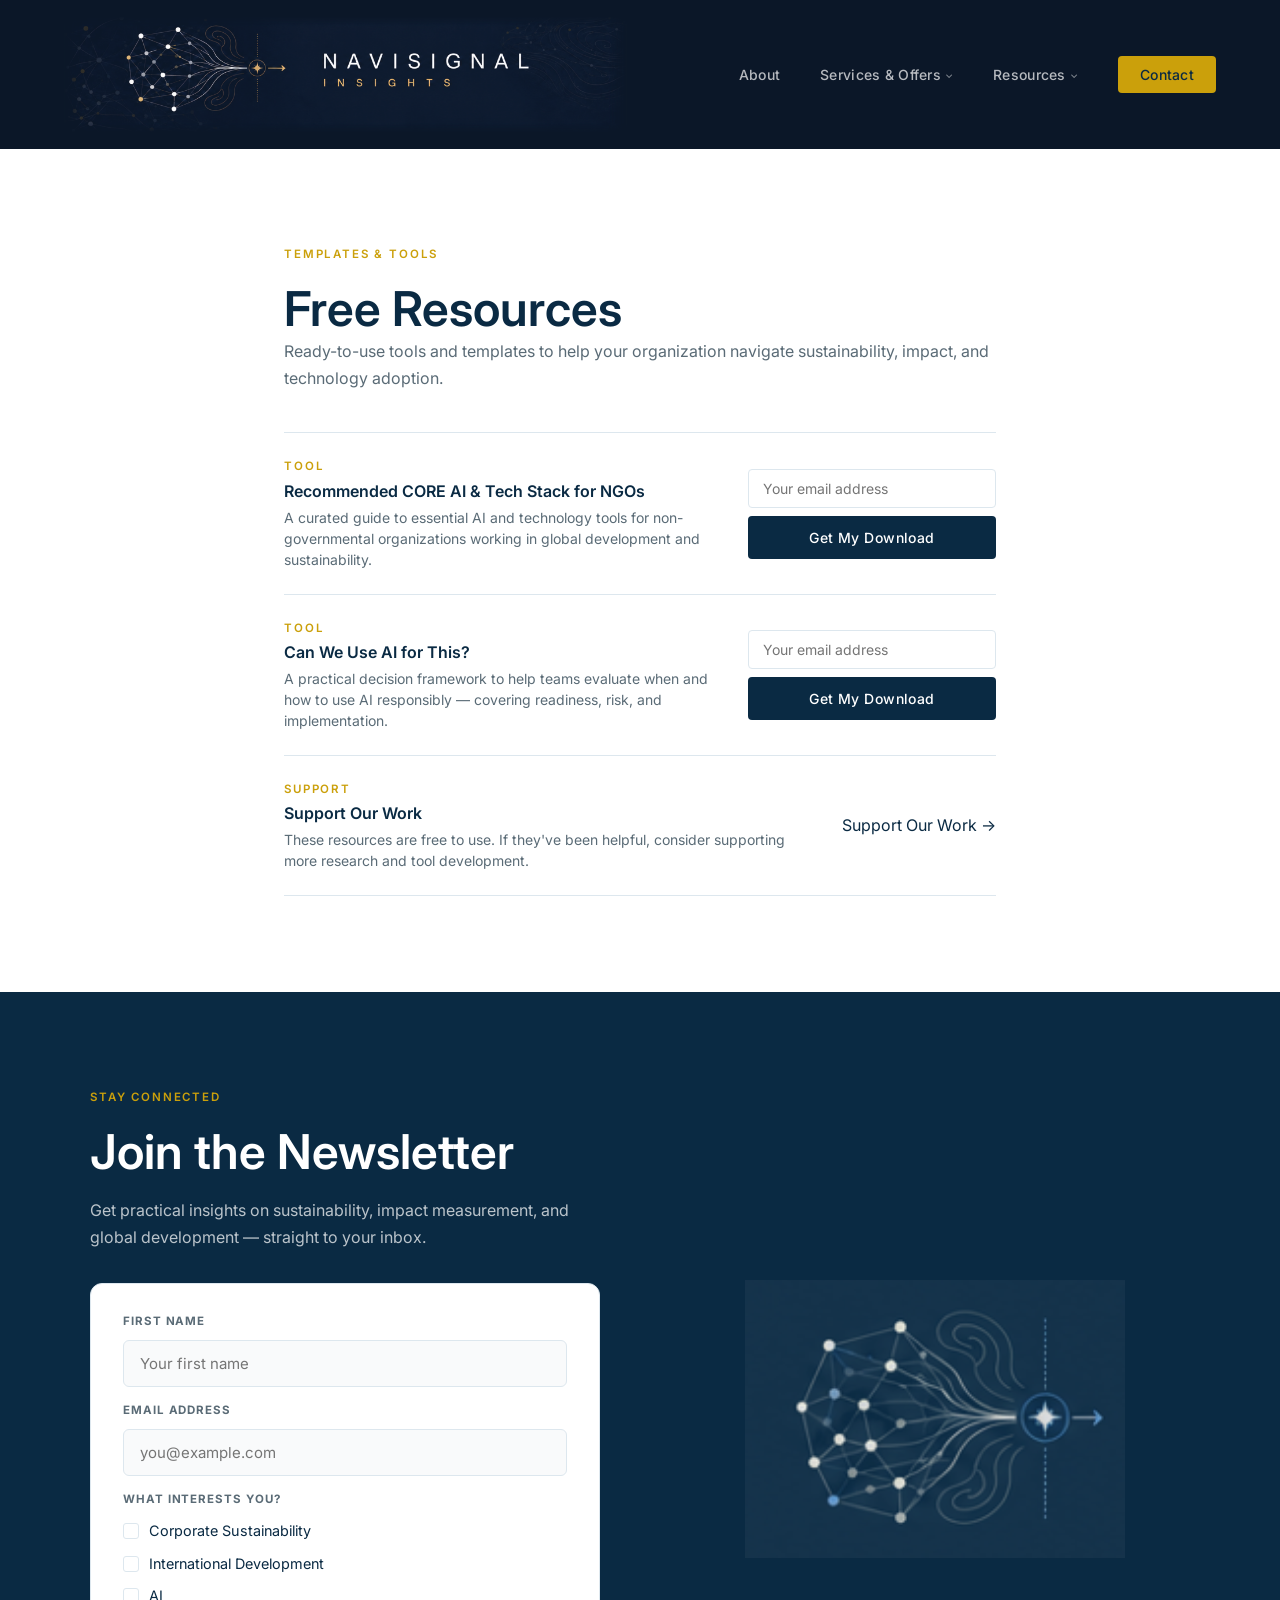
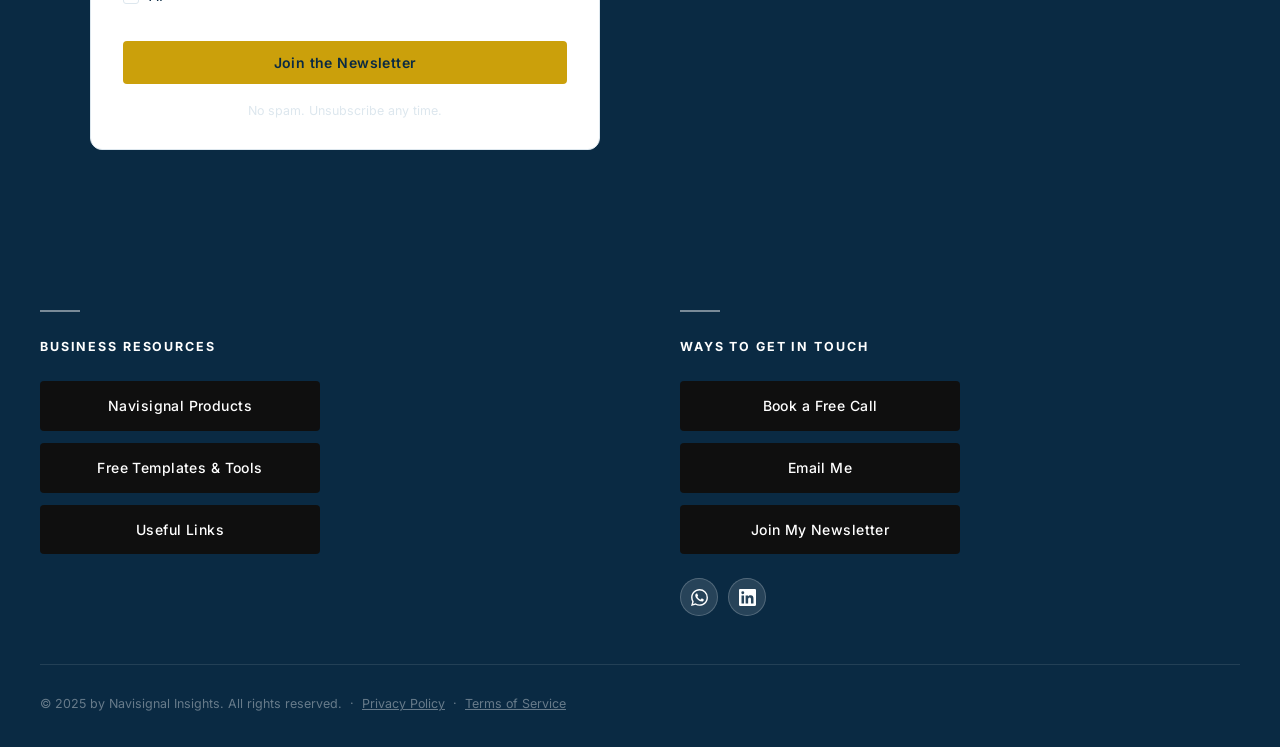
<file: free-stuff.html>
<!DOCTYPE html>
<html lang="en">
<head>
  <meta charset="UTF-8">
  <link rel="icon" href="assets/navisignal-icon.png" type="image/png">
  <meta name="viewport" content="width=device-width, initial-scale=1.0">
  <title>Free Templates &amp; Tools | Navisignal Insights</title>
  <meta name="description" content="Free sustainability and social impact templates and tools from Navisignal Insights — guides, frameworks, and newsletter.">
  <link rel="canonical" href="https://navisignalinsights.com/free-stuff.html">
  <meta property="og:type" content="website">
  <meta property="og:site_name" content="Navisignal Insights">
  <meta property="og:title" content="Free Templates &amp; Tools | Navisignal Insights">
  <meta property="og:description" content="Free sustainability and social impact templates and tools from Navisignal Insights — guides, frameworks, and newsletter.">
  <meta property="og:url" content="https://navisignalinsights.com/free-stuff.html">
  <meta property="og:image" content="https://navisignalinsights.com/assets/navisignal-banner.png">
  <meta name="twitter:card" content="summary_large_image">
  <meta name="twitter:title" content="Free Templates &amp; Tools | Navisignal Insights">
  <meta name="twitter:description" content="Free sustainability and social impact templates and tools from Navisignal Insights — guides, frameworks, and newsletter.">
  <meta name="twitter:image" content="https://navisignalinsights.com/assets/navisignal-banner.png">
  <meta name="robots" content="index, follow">
  <script type="application/ld+json">
  {
    "@context": "https://schema.org",
    "@type": "CollectionPage",
    "name": "Free Templates & Tools | Navisignal Insights",
    "url": "https://navisignalinsights.com/free-stuff.html",
    "description": "Free sustainability and social impact templates and tools from Navisignal Insights — guides, frameworks, and newsletter.",
    "author": {
      "@type": "Person",
      "name": "Joelle Petrus",
      "url": "https://navisignalinsights.com/about.html"
    },
    "hasPart": [
      {
        "@type": "DigitalDocument",
        "name": "Recommended CORE AI & Tech Stack for NGOs",
        "description": "A curated guide to essential AI and technology tools for non-governmental organizations working in global development and sustainability.",
        "isAccessibleForFree": true,
        "provider": { "@type": "ProfessionalService", "name": "Navisignal Insights" }
      },
      {
        "@type": "DigitalDocument",
        "name": "Can We Use AI for This?",
        "description": "A practical decision framework to help teams evaluate when and how to use AI responsibly — covering readiness, risk, and implementation.",
        "isAccessibleForFree": true,
        "provider": { "@type": "ProfessionalService", "name": "Navisignal Insights" }
      }
    ]
  }
  </script>
  <link rel="preconnect" href="https://fonts.googleapis.com">
  <link rel="preconnect" href="https://fonts.gstatic.com" crossorigin>
  <link href="https://fonts.googleapis.com/css2?family=Inter:wght@300;400;500;600;700;800;900&family=Merriweather:ital,wght@0,300;0,400;0,700;1,300;1,400&display=swap" rel="stylesheet">
  <link rel="stylesheet" href="css/styles.css">
  <script src="https://navisignal.kit.com/commerce.js" async defer></script>
  <script src="https://f.convertkit.com/ckjs/ck.5.js"></script>
</head>
<body>

  <!-- Navigation -->
  <nav class="navbar" id="navbar">
    <div class="nav-inner">
      <a href="index.html" class="nav-logo">
        <img src="assets/navisignal-banner.png" class="nav-logo-banner-img" alt="Navisignal Insights">
      </a>
      <ul class="nav-links">
        <li><a href="about.html">About</a></li>
        <li class="nav-item">
          <a href="services.html" class="dropdown-toggle" aria-expanded="false">Services &amp; Offers</a>
          <ul class="dropdown-menu">
            <li><a href="services.html#sustainability">Corporate Sustainability</a></li>
            <li><a href="services.html#development">Global Development</a></li>
            <li><a href="services.html#development">Supply Chain &amp; Human Rights</a></li>
            <li><a href="services.html#ai-adoption">AI Adoption</a></li>
          </ul>
        </li>
        <li class="nav-item">
          <a href="#" class="dropdown-toggle" aria-expanded="false">Resources</a>
          <ul class="dropdown-menu">
            <li><a href="portfolio.html">My Portfolio</a></li>
            <li><a href="useful-links.html">Useful Links</a></li>
            <li><a href="free-stuff.html" class="active">Free Templates &amp; Tools</a></li>
          </ul>
        </li>
        <li><a href="contact.html" class="nav-cta">Contact</a></li>
      </ul>
      <button class="nav-toggle" id="navToggle" aria-label="Toggle navigation">
        <span></span><span></span><span></span>
      </button>
    </div>
  </nav>

  <!-- Mobile Nav -->
  <div class="nav-overlay" id="navOverlay">
    <ul class="nav-links">
      <li><a href="about.html">About</a></li>
      <li class="nav-item">
          <a href="services.html" class="dropdown-toggle" aria-expanded="false">Services &amp; Offers</a>
          <ul class="dropdown-menu">
            <li><a href="services.html#sustainability">Corporate Sustainability</a></li>
            <li><a href="services.html#development">Global Development</a></li>
            <li><a href="services.html#development">Supply Chain &amp; Human Rights</a></li>
            <li><a href="services.html#ai-adoption">AI Adoption</a></li>
          </ul>
        </li>
      <li><a href="portfolio.html">My Portfolio</a></li>
      <li><a href="useful-links.html">Useful Links</a></li>
      <li><a href="free-stuff.html">Free Templates &amp; Tools</a></li>
      <li><a href="contact.html">Contact</a></li>
    </ul>
  </div>

  <!-- Templates & Tools -->
  <section class="section" id="templates">
    <div class="container" style="max-width:760px;">
      <div class="section-label">Templates &amp; Tools</div>
      <h2>Free Resources</h2>
      <p>Ready-to-use tools and templates to help your organization navigate sustainability, impact, and technology adoption.</p>
      <div class="resource-list">

        <div class="resource-item">
          <div class="resource-info">
            <div class="section-label">Tool</div>
            <h3>Recommended CORE AI &amp; Tech Stack for NGOs</h3>
            <p>A curated guide to essential AI and technology tools for non-governmental organizations working in global development and sustainability.</p>
          </div>
          <form class="kit-resource-form" action="https://app.kit.com/forms/9474837/subscriptions" method="post">
            <input type="email" name="email_address" placeholder="Your email address" required>
            <button type="submit" class="btn btn-navy">Get My Download</button>
          </form>
        </div>

        <div class="resource-item">
          <div class="resource-info">
            <div class="section-label">Tool</div>
            <h3>Can We Use AI for This?</h3>
            <p>A practical decision framework to help teams evaluate when and how to use AI responsibly — covering readiness, risk, and implementation.</p>
          </div>
          <form class="kit-resource-form" action="https://app.kit.com/forms/9474269/subscriptions" method="post">
            <input type="hidden" name="tags[]" value="19714394">
            <input type="email" name="email_address" placeholder="Your email address" required>
            <button type="submit" class="btn btn-navy">Get My Download</button>
          </form>
        </div>

        <div class="resource-item">
          <div class="resource-info">
            <div class="section-label">Support</div>
            <h3>Support Our Work</h3>
            <p>These resources are free to use. If they've been helpful, consider supporting more research and tool development.</p>
          </div>
          <a class="convertkit-button btn-white" href="https://navisignal.kit.com/products/navisignal?step=checkout" data-commerce>Support Our Work →</a>
        </div>

      </div>
    </div>
  </section>

  <!-- Newsletter -->
  <section class="newsletter-split" id="newsletter">
    <div class="newsletter-split-inner">

      <!-- Left: Copy + Form -->
      <div class="newsletter-split-left">
        <div class="section-label">Stay Connected</div>
        <h2>Join the Newsletter</h2>
        <p>Get practical insights on sustainability, impact measurement, and global development — straight to your inbox.</p>
        <form class="newsletter-form-wrap" action="https://app.kit.com/forms/9472170/subscriptions" method="post">
          <div class="form-group">
            <label for="fs-name">First name</label>
            <input type="text" id="fs-name" name="fields[first_name]" placeholder="Your first name" autocomplete="given-name">
          </div>
          <div class="form-group" style="margin-top:14px;">
            <label for="fs-email">Email address</label>
            <input type="email" id="fs-email" name="email_address" placeholder="you@example.com" autocomplete="email" required>
          </div>
          <fieldset class="form-tags">
            <legend>What interests you?</legend>
            <div class="form-tags-options">
              <label class="form-tag-option"><input type="checkbox" name="tags[]" value="15916330"> Corporate Sustainability</label>
              <label class="form-tag-option"><input type="checkbox" name="tags[]" value="19658098"> International Development</label>
              <label class="form-tag-option"><input type="checkbox" name="tags[]" value="19714377"> AI</label>
            </div>
          </fieldset>
          <button type="submit" class="btn btn-primary newsletter-submit">Join the Newsletter</button>
          <p class="form-note" style="margin-top:1rem;">No spam. Unsubscribe any time.</p>
        </form>
      </div>

      <!-- Right: Brand Icon -->
      <div class="newsletter-split-right">
        <img src="assets/Navi icon white.png" alt="Navisignal Insights" class="newsletter-brand-icon">
      </div>

    </div>
  </section>

  <!-- Footer -->
  <footer class="footer">
    <div class="footer-inner">
      <div class="footer-top-grid">
        <div>
          <div class="footer-rule"></div>
          <div class="footer-col-heading">Business Resources</div>
          <div class="footer-btn-list">
            <a href="https://navisignal.app" target="_blank" rel="noopener" class="btn btn-dark">Navisignal Products</a>
            <a href="free-stuff.html"   class="btn btn-dark">Free Templates &amp; Tools</a>
            <a href="useful-links.html" class="btn btn-dark">Useful Links</a>
          </div>
        </div>
        <div>
          <div class="footer-rule"></div>
          <div class="footer-col-heading">Ways to Get in Touch</div>
          <div class="footer-btn-list">
            <a href="https://meetings-na2.hubspot.com/joelle-petrus?uuid=69f3a4a6-a9e7-40e0-9b97-94e263d80967" target="_blank" rel="noopener" class="btn btn-dark">Book a Free Call</a>
            <a href="mailto:hello@navisignal.app" class="btn btn-dark">Email Me</a>
            <a href="free-stuff.html#newsletter" class="btn btn-dark">Join My Newsletter</a>
          </div>
          <div class="footer-social-row">
            <a href="https://wa.me/12026742263" target="_blank" rel="noopener" class="social-icon-link" aria-label="WhatsApp">
              <svg viewBox="0 0 24 24" fill="currentColor"><path d="M17.472 14.382c-.297-.149-1.758-.867-2.03-.967-.273-.099-.471-.148-.67.15-.197.297-.767.966-.94 1.164-.173.199-.347.223-.644.075-.297-.15-1.255-.463-2.39-1.475-.883-.788-1.48-1.761-1.653-2.059-.173-.297-.018-.458.13-.606.134-.133.298-.347.446-.52.149-.174.198-.298.298-.497.099-.198.05-.371-.025-.52-.075-.149-.669-1.612-.916-2.207-.242-.579-.487-.5-.669-.51-.173-.008-.371-.01-.57-.01-.198 0-.52.074-.792.372-.272.297-1.04 1.016-1.04 2.479 0 1.462 1.065 2.875 1.213 3.074.149.198 2.096 3.2 5.077 4.487.709.306 1.262.489 1.694.625.712.227 1.36.195 1.871.118.571-.085 1.758-.719 2.006-1.413.248-.694.248-1.289.173-1.413-.074-.124-.272-.198-.57-.347m-5.421 7.403h-.004a9.87 9.87 0 01-5.031-1.378l-.361-.214-3.741.982.998-3.648-.235-.374a9.86 9.86 0 01-1.51-5.26c.001-5.45 4.436-9.884 9.888-9.884 2.64 0 5.122 1.03 6.988 2.898a9.825 9.825 0 012.893 6.994c-.003 5.45-4.437 9.884-9.885 9.884m8.413-18.297A11.815 11.815 0 0012.05 0C5.495 0 .16 5.335.157 11.892c0 2.096.547 4.142 1.588 5.945L.057 24l6.305-1.654a11.882 11.882 0 005.683 1.448h.005c6.554 0 11.890-5.335 11.893-11.893a11.821 11.821 0 00-3.48-8.413Z"/></svg>
            </a>
            <a href="https://www.linkedin.com/in/joellepetrus/" target="_blank" rel="noopener" class="social-icon-link" aria-label="LinkedIn">
              <svg viewBox="0 0 24 24" fill="currentColor"><path d="M20.447 20.452h-3.554v-5.569c0-1.328-.027-3.037-1.852-3.037-1.853 0-2.136 1.445-2.136 2.939v5.667H9.351V9h3.414v1.561h.046c.477-.9 1.637-1.85 3.37-1.85 3.601 0 4.267 2.37 4.267 5.455v6.286zM5.337 7.433a2.062 2.062 0 01-2.063-2.065 2.064 2.064 0 112.063 2.065zm1.782 13.019H3.555V9h3.564v11.452zM22.225 0H1.771C.792 0 0 .774 0 1.729v20.542C0 23.227.792 24 1.771 24h20.451C23.2 24 24 23.227 24 22.271V1.729C24 .774 23.2 0 22.222 0h.003z"/></svg>
            </a>
          </div>
        </div>
      </div>
      <p class="footer-copy">© 2025 by Navisignal Insights. All rights reserved. &nbsp;·&nbsp; <a href="privacy.html" style="color:inherit;text-decoration:underline;">Privacy Policy</a> &nbsp;·&nbsp; <a href="terms.html" style="color:inherit;text-decoration:underline;">Terms of Service</a></p>
    </div>
  </footer>

  <script src="js/main.js"></script>

  <!-- Kit sticky bar: Recommended CORE AI & Tech Stack for NGOs -->
  <form action="https://app.kit.com/forms/9474837/subscriptions" style="background-color:#0A2A43;" class="seva-form formkit-form" method="post" data-sv-form="9474837" data-uid="8840a42d7d" data-format="sticky bar" data-version="5" data-options="{&quot;settings&quot;:{&quot;after_subscribe&quot;:{&quot;action&quot;:&quot;message&quot;,&quot;success_message&quot;:&quot;Success! Your download is on its way — check your email.&quot;,&quot;redirect_url&quot;:&quot;&quot;},&quot;analytics&quot;:{&quot;google&quot;:null,&quot;fathom&quot;:null,&quot;facebook&quot;:null,&quot;segment&quot;:null,&quot;pinterest&quot;:null,&quot;sparkloop&quot;:null,&quot;googletagmanager&quot;:null},&quot;modal&quot;:{&quot;trigger&quot;:&quot;timer&quot;,&quot;scroll_percentage&quot;:null,&quot;timer&quot;:5,&quot;devices&quot;:&quot;all&quot;,&quot;show_once_every&quot;:15},&quot;powered_by&quot;:{&quot;show&quot;:false,&quot;url&quot;:&quot;https://kit.com/features/forms?utm_campaign=poweredby&amp;utm_content=form&amp;utm_medium=referral&amp;utm_source=dynamic&quot;},&quot;recaptcha&quot;:{&quot;enabled&quot;:false},&quot;return_visitor&quot;:{&quot;action&quot;:&quot;show&quot;,&quot;custom_content&quot;:&quot;&quot;},&quot;slide_in&quot;:{&quot;display_in&quot;:&quot;bottom_right&quot;,&quot;trigger&quot;:&quot;timer&quot;,&quot;scroll_percentage&quot;:null,&quot;timer&quot;:5,&quot;devices&quot;:&quot;all&quot;,&quot;show_once_every&quot;:15},&quot;sticky_bar&quot;:{&quot;display_in&quot;:&quot;top&quot;,&quot;trigger&quot;:&quot;timer&quot;,&quot;scroll_percentage&quot;:null,&quot;timer&quot;:5,&quot;devices&quot;:&quot;all&quot;,&quot;show_once_every&quot;:15}},&quot;version&quot;:&quot;5&quot;}" min-width="400 500 600 700 800">
    <div class="formkit-container" data-stacked="false">
      <div class="formkit-content" style="color:#ffffff;font-weight:700;" data-element="content"><p>Get the Navisignal Recommended CORE AI &amp; Tech List for NGOs — free.</p></div>
      <div style="color:#ffffff;">
        <ul class="formkit-alert formkit-alert-error" data-element="errors" data-group="alert"></ul>
        <div data-element="fields" style="color:#ffffff;" class="seva-fields formkit-fields">
          <div class="formkit-field">
            <input class="formkit-input" name="email_address" style="color:#444951;border-color:#CBA00B;border-radius:4px;font-weight:700;" aria-label="Email Address" placeholder="Email Address" required="" type="email">
          </div>
          <button data-element="submit" class="formkit-submit" style="color:#0A2A43;background-color:#CBA00B;border-radius:4px;font-weight:700;">
            <div class="formkit-spinner"><div></div><div></div><div></div></div>
            <span>Get It Free</span>
          </button>
        </div>
      </div>
    </div>
    <style>
      .formkit-form[data-uid="8840a42d7d"] *{box-sizing:border-box;}
      .formkit-form[data-uid="8840a42d7d"] .formkit-powered-by-convertkit-container{display:none !important;}
      .formkit-form[data-uid="8840a42d7d"][data-format="modal"]{display:none;}
      .formkit-form[data-uid="8840a42d7d"][data-format="slide in"]{display:none;}
      .formkit-form[data-uid="8840a42d7d"][data-format="sticky bar"]{display:none;}
      .formkit-sticky-bar .formkit-form[data-uid="8840a42d7d"][data-format="sticky bar"]{display:block;}
      .formkit-form[data-uid="8840a42d7d"] .formkit-input,.formkit-form[data-uid="8840a42d7d"] .formkit-select,.formkit-form[data-uid="8840a42d7d"] .formkit-checkboxes{width:100%;}
      .formkit-form[data-uid="8840a42d7d"] .formkit-submit{border:0;cursor:pointer;display:inline-block;text-align:center;font-size:15px;font-weight:700;overflow:hidden;padding:0;position:relative;vertical-align:middle;margin-bottom:15px;}
      .formkit-form[data-uid="8840a42d7d"] .formkit-submit:hover > span,.formkit-form[data-uid="8840a42d7d"] .formkit-submit:focus > span{background-color:rgba(0,0,0,0.08);}
      .formkit-form[data-uid="8840a42d7d"] .formkit-submit > span{display:block;transition:all 300ms ease-in-out;padding:12px 24px;}
      .formkit-form[data-uid="8840a42d7d"] .formkit-input{background:#ffffff;font-size:15px;padding:12px;border:1px solid #e3e3e3;flex:1 0 auto;line-height:1.4;margin:0;transition:border-color ease-out 300ms;}
      .formkit-form[data-uid="8840a42d7d"] .formkit-input:focus{outline:none;border-color:#CBA00B;transition:border-color ease 300ms;}
      .formkit-form[data-uid="8840a42d7d"] .formkit-input::placeholder{color:inherit;opacity:0.8;}
      .formkit-form[data-uid="8840a42d7d"] .formkit-alert{background:#f9fafb;border:1px solid #e3e3e3;border-radius:5px;flex:1 0 auto;list-style:none;margin:25px auto;padding:12px;text-align:center;width:100%;}
      .formkit-form[data-uid="8840a42d7d"] .formkit-alert:empty{display:none;}
      .formkit-form[data-uid="8840a42d7d"] .formkit-alert-success{background:#d3fbeb;border-color:#10bf7a;color:#0c905c;}
      .formkit-form[data-uid="8840a42d7d"] .formkit-alert-error{background:#fde8e2;border-color:#f2643b;color:#ea4110;}
      .formkit-form[data-uid="8840a42d7d"] .formkit-spinner{display:flex;height:0;width:0;margin:0 auto;position:absolute;top:0;left:0;right:0;overflow:hidden;text-align:center;transition:all 300ms ease-in-out;}
      .formkit-form[data-uid="8840a42d7d"] .formkit-spinner > div{margin:auto;width:12px;height:12px;background-color:#fff;opacity:0.3;border-radius:100%;display:inline-block;animation:formkit-bouncedelay-8840a42d7d 1.4s infinite ease-in-out both;}
      .formkit-form[data-uid="8840a42d7d"] .formkit-spinner > div:nth-child(1){animation-delay:-0.32s;}
      .formkit-form[data-uid="8840a42d7d"] .formkit-spinner > div:nth-child(2){animation-delay:-0.16s;}
      .formkit-form[data-uid="8840a42d7d"] .formkit-submit[data-active] .formkit-spinner{opacity:1;height:100%;width:50px;}
      .formkit-form[data-uid="8840a42d7d"] .formkit-submit[data-active] .formkit-spinner ~ span{opacity:0;}
      .formkit-form[data-uid="8840a42d7d"]{box-sizing:border-box;max-width:none !important;padding:15px 45px 0;width:100%;}
      .formkit-form[data-uid="8840a42d7d"] .formkit-container{margin:0 auto;max-width:940px;}
      .formkit-form[data-uid="8840a42d7d"] .formkit-content{flex-grow:1;margin-bottom:20px;margin-right:30px;}
      .formkit-form[data-uid="8840a42d7d"] .formkit-submit > span{padding:9px 12px 10px;}
      .formkit-form[data-uid="8840a42d7d"] .formkit-field{margin:0 0 15px 0;flex:1 0 100%;}
      .formkit-form[data-uid="8840a42d7d"] .formkit-submit{display:block;margin:0 0 15px 0;flex:1 0 100%;width:100%;}
      .formkit-form[data-uid="8840a42d7d"] .formkit-field .formkit-input{box-shadow:0px 1px 2px rgba(0,0,0,0.05);padding:9px 12px;}
      @media screen and (min-width:700px){
        .formkit-form[data-uid="8840a42d7d"] .formkit-container{display:flex;align-items:center;}
        .formkit-form[data-uid="8840a42d7d"] .formkit-content{margin-bottom:15px;}
        .formkit-form[data-uid="8840a42d7d"] .formkit-fields{display:flex;flex-wrap:wrap;margin:0 auto;}
        .formkit-form[data-uid="8840a42d7d"] .formkit-field,.formkit-form[data-uid="8840a42d7d"] .formkit-submit{margin:0 5px 15px;}
        .formkit-form[data-uid="8840a42d7d"] .formkit-field{flex:100 1 auto;}
        .formkit-form[data-uid="8840a42d7d"] .formkit-submit{flex:1 1 auto;width:auto;}
      }
      @keyframes formkit-bouncedelay-8840a42d7d{0%,80%,100%{transform:scale(0);}40%{transform:scale(1);}}
    </style>
  </form>
</body>
</html>
</file>
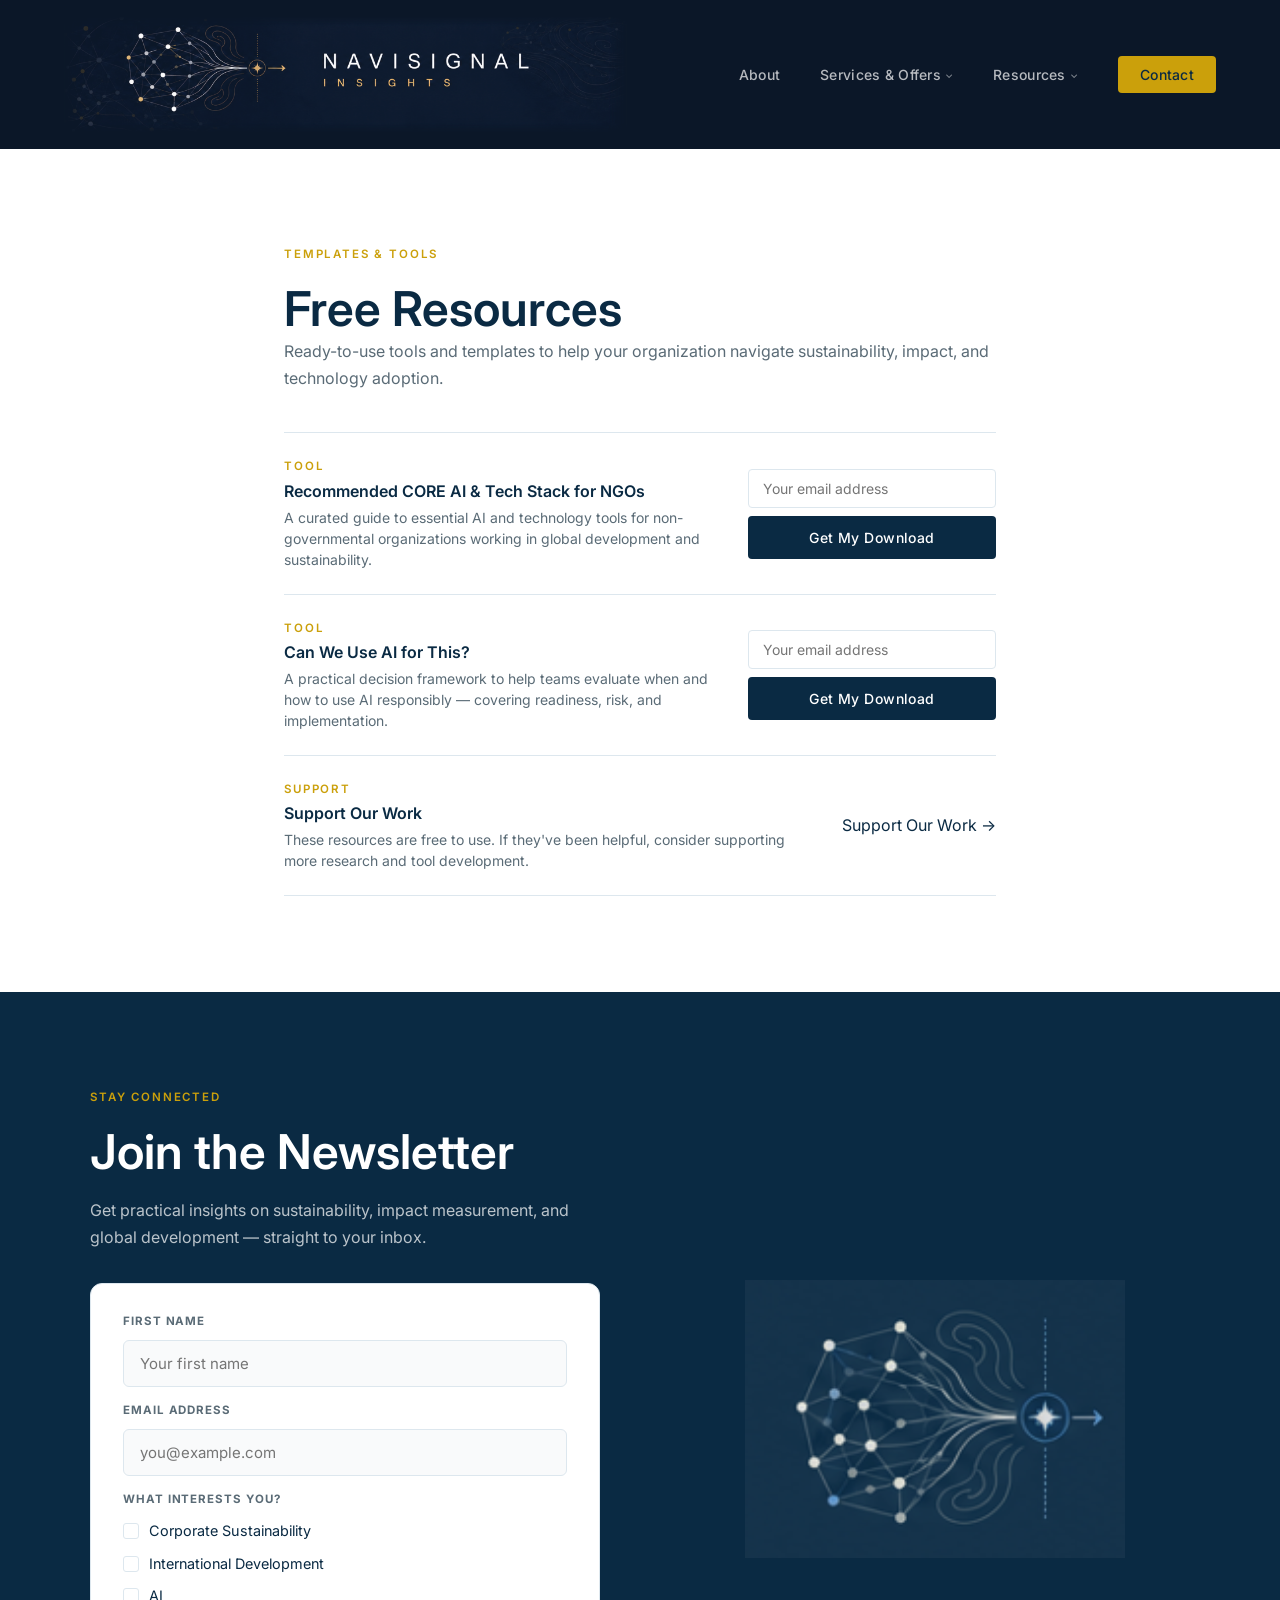
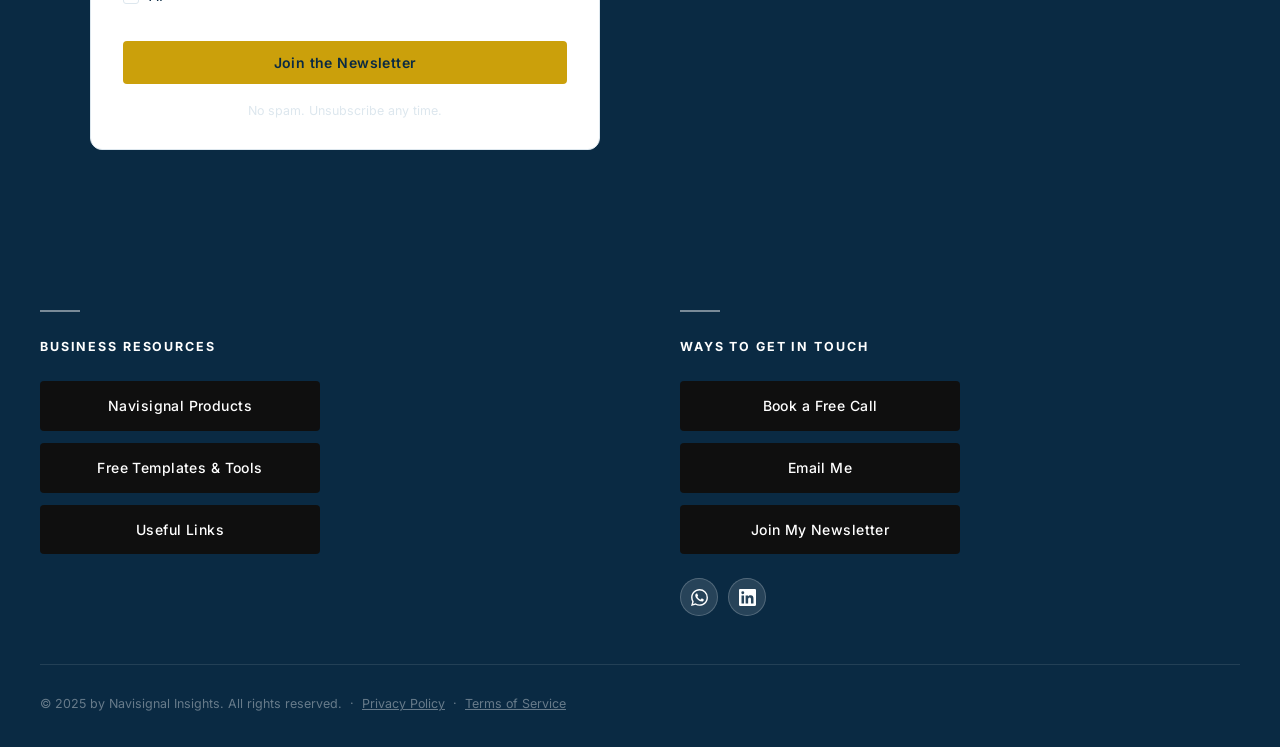
<file: free-tools.html>
<!DOCTYPE html>
<html lang="en">
<head>
  <meta charset="UTF-8">
  <link rel="icon" href="assets/navisignal-icon.png" type="image/png">
  <meta name="viewport" content="width=device-width, initial-scale=1.0">
  <title>Free Templates &amp; Tools | Navisignal Insights</title>
  <meta name="description" content="Free sustainability and social impact templates and tools from Navisignal Insights — guides, frameworks, and newsletter.">
  <link rel="canonical" href="https://navisignalinsights.com/free-tools.html">
  <meta property="og:type" content="website">
  <meta property="og:site_name" content="Navisignal Insights">
  <meta property="og:title" content="Free Templates &amp; Tools | Navisignal Insights">
  <meta property="og:description" content="Free sustainability and social impact templates and tools from Navisignal Insights — guides, frameworks, and newsletter.">
  <meta property="og:url" content="https://navisignalinsights.com/free-tools.html">
  <meta property="og:image" content="https://navisignalinsights.com/assets/navisignal-banner.png">
  <meta name="twitter:card" content="summary_large_image">
  <meta name="twitter:title" content="Free Templates &amp; Tools | Navisignal Insights">
  <meta name="twitter:description" content="Free sustainability and social impact templates and tools from Navisignal Insights — guides, frameworks, and newsletter.">
  <meta name="twitter:image" content="https://navisignalinsights.com/assets/navisignal-banner.png">
  <link rel="preconnect" href="https://fonts.googleapis.com">
  <link rel="preconnect" href="https://fonts.gstatic.com" crossorigin>
  <link href="https://fonts.googleapis.com/css2?family=Inter:wght@300;400;500;600;700;800;900&family=Merriweather:ital,wght@0,300;0,400;0,700;1,300;1,400&display=swap" rel="stylesheet">
  <link rel="stylesheet" href="css/styles.css">
  <script src="https://navisignal.kit.com/commerce.js" async defer></script>
  <script src="https://f.convertkit.com/ckjs/ck.5.js"></script>
</head>
<body>

  <!-- Navigation -->
  <nav class="navbar" id="navbar">
    <div class="nav-inner">
      <a href="index.html" class="nav-logo">
        <img src="assets/navisignal-banner.png" class="nav-logo-banner-img" alt="Navisignal Insights">
      </a>
      <ul class="nav-links">
        <li><a href="about.html">About</a></li>
        <li class="nav-item">
          <a href="services.html" class="dropdown-toggle" aria-expanded="false">Services &amp; Offers</a>
          <ul class="dropdown-menu">
            <li><a href="services.html#sustainability">Corporate Sustainability</a></li>
            <li><a href="services.html#development">Global Development</a></li>
            <li><a href="services.html#ai-adoption">AI Adoption</a></li>
          </ul>
        </li>
        <li class="nav-item">
          <a href="#" class="dropdown-toggle" aria-expanded="false">Resources</a>
          <ul class="dropdown-menu">
            <li><a href="portfolio.html">My Portfolio</a></li>
            <li><a href="useful-links.html">Useful Links</a></li>
            <li><a href="free-stuff.html" class="active">Free Templates &amp; Tools</a></li>
          </ul>
        </li>
        <li><a href="contact.html" class="nav-cta">Contact</a></li>
      </ul>
      <button class="nav-toggle" id="navToggle" aria-label="Toggle navigation">
        <span></span><span></span><span></span>
      </button>
    </div>
  </nav>

  <!-- Mobile Nav -->
  <div class="nav-overlay" id="navOverlay">
    <ul class="nav-links">
      <li><a href="about.html">About</a></li>
      <li class="nav-item">
          <a href="services.html" class="dropdown-toggle" aria-expanded="false">Services &amp; Offers</a>
          <ul class="dropdown-menu">
            <li><a href="services.html#sustainability">Corporate Sustainability</a></li>
            <li><a href="services.html#development">Global Development</a></li>
            <li><a href="services.html#ai-adoption">AI Adoption</a></li>
          </ul>
        </li>
      <li><a href="portfolio.html">My Portfolio</a></li>
      <li><a href="useful-links.html">Useful Links</a></li>
      <li><a href="free-stuff.html">Free Templates &amp; Tools</a></li>
      <li><a href="contact.html">Contact</a></li>
    </ul>
  </div>

  <!-- Templates & Tools -->
  <section class="section" id="templates">
    <div class="container" style="max-width:760px;">
      <div class="section-label">Templates &amp; Tools</div>
      <h2>Free Resources</h2>
      <p>Ready-to-use tools and templates to help your organization navigate sustainability, impact, and technology adoption.</p>
      <div class="resource-list">

        <div class="resource-item">
          <div class="resource-info">
            <div class="section-label">Tool</div>
            <h3>Recommended CORE AI &amp; Tech Stack for NGOs</h3>
            <p>A curated guide to essential AI and technology tools for non-governmental organizations working in global development and sustainability.</p>
          </div>
          <form class="kit-resource-form" action="https://app.kit.com/forms/9474837/subscriptions" method="post">
            <input type="email" name="email_address" placeholder="Your email address" required>
            <button type="submit" class="btn btn-navy">Get My Download</button>
          </form>
        </div>

        <div class="resource-item">
          <div class="resource-info">
            <div class="section-label">Tool</div>
            <h3>Can We Use AI for This?</h3>
            <p>A practical decision framework to help teams evaluate when and how to use AI responsibly — covering readiness, risk, and implementation.</p>
          </div>
          <form class="kit-resource-form" action="https://app.kit.com/forms/9474269/subscriptions" method="post">
            <input type="hidden" name="tags[]" value="19714394">
            <input type="email" name="email_address" placeholder="Your email address" required>
            <button type="submit" class="btn btn-navy">Get My Download</button>
          </form>
        </div>

        <div class="resource-item">
          <div class="resource-info">
            <div class="section-label">Support</div>
            <h3>Support Our Work</h3>
            <p>These resources are free to use. If they've been helpful, consider supporting more research and tool development.</p>
          </div>
          <a class="convertkit-button btn-white" href="https://navisignal.kit.com/products/navisignal?step=checkout" data-commerce>Support Our Work →</a>
        </div>

      </div>
    </div>
  </section>

  <!-- Newsletter -->
  <section class="newsletter-split" id="newsletter">
    <div class="newsletter-split-inner">

      <!-- Left: Copy + Form -->
      <div class="newsletter-split-left">
        <div class="section-label">Stay Connected</div>
        <h2>Join the Newsletter</h2>
        <p>Get practical insights on sustainability, impact measurement, and global development — straight to your inbox.</p>
        <form class="newsletter-form-wrap" action="https://app.kit.com/forms/9472170/subscriptions" method="post">
          <div class="form-group">
            <label for="fs-name">First name</label>
            <input type="text" id="fs-name" name="fields[first_name]" placeholder="Your first name" autocomplete="given-name">
          </div>
          <div class="form-group" style="margin-top:14px;">
            <label for="fs-email">Email address</label>
            <input type="email" id="fs-email" name="email_address" placeholder="you@example.com" autocomplete="email" required>
          </div>
          <fieldset class="form-tags">
            <legend>What interests you?</legend>
            <div class="form-tags-options">
              <label class="form-tag-option"><input type="checkbox" name="tags[]" value="15916330"> Corporate Sustainability</label>
              <label class="form-tag-option"><input type="checkbox" name="tags[]" value="19658098"> International Development</label>
              <label class="form-tag-option"><input type="checkbox" name="tags[]" value="19714377"> AI</label>
            </div>
          </fieldset>
          <button type="submit" class="btn btn-primary newsletter-submit">Join the Newsletter</button>
          <p class="form-note" style="margin-top:1rem;">No spam. Unsubscribe any time.</p>
        </form>
      </div>

      <!-- Right: Brand Icon -->
      <div class="newsletter-split-right">
        <img src="assets/Navi icon white.png" alt="Navisignal Insights" class="newsletter-brand-icon">
      </div>

    </div>
  </section>

  <!-- Footer -->
  <footer class="footer">
    <div class="footer-inner">
      <div class="footer-top-grid">
        <div>
          <div class="footer-rule"></div>
          <div class="footer-col-heading">Business Resources</div>
          <div class="footer-btn-list">
            <a href="https://navisignal.app" target="_blank" rel="noopener" class="btn btn-dark">Navisignal Products</a>
            <a href="free-stuff.html"   class="btn btn-dark">Free Templates &amp; Tools</a>
            <a href="useful-links.html" class="btn btn-dark">Useful Links</a>
          </div>
        </div>
        <div>
          <div class="footer-rule"></div>
          <div class="footer-col-heading">Ways to Get in Touch</div>
          <div class="footer-btn-list">
            <a href="https://meetings-na2.hubspot.com/joelle-petrus?uuid=69f3a4a6-a9e7-40e0-9b97-94e263d80967" target="_blank" rel="noopener" class="btn btn-dark">Book a Free Call</a>
            <a href="mailto:hello@navisignal.app" class="btn btn-dark">Email Me</a>
            <a href="free-stuff.html#newsletter" class="btn btn-dark">Join My Newsletter</a>
          </div>
          <div class="footer-social-row">
            <a href="https://wa.me/12026742263" target="_blank" rel="noopener" class="social-icon-link" aria-label="WhatsApp">
              <svg viewBox="0 0 24 24" fill="currentColor"><path d="M17.472 14.382c-.297-.149-1.758-.867-2.03-.967-.273-.099-.471-.148-.67.15-.197.297-.767.966-.94 1.164-.173.199-.347.223-.644.075-.297-.15-1.255-.463-2.39-1.475-.883-.788-1.48-1.761-1.653-2.059-.173-.297-.018-.458.13-.606.134-.133.298-.347.446-.52.149-.174.198-.298.298-.497.099-.198.05-.371-.025-.52-.075-.149-.669-1.612-.916-2.207-.242-.579-.487-.5-.669-.51-.173-.008-.371-.01-.57-.01-.198 0-.52.074-.792.372-.272.297-1.04 1.016-1.04 2.479 0 1.462 1.065 2.875 1.213 3.074.149.198 2.096 3.2 5.077 4.487.709.306 1.262.489 1.694.625.712.227 1.36.195 1.871.118.571-.085 1.758-.719 2.006-1.413.248-.694.248-1.289.173-1.413-.074-.124-.272-.198-.57-.347m-5.421 7.403h-.004a9.87 9.87 0 01-5.031-1.378l-.361-.214-3.741.982.998-3.648-.235-.374a9.86 9.86 0 01-1.51-5.26c.001-5.45 4.436-9.884 9.888-9.884 2.64 0 5.122 1.03 6.988 2.898a9.825 9.825 0 012.893 6.994c-.003 5.45-4.437 9.884-9.885 9.884m8.413-18.297A11.815 11.815 0 0012.05 0C5.495 0 .16 5.335.157 11.892c0 2.096.547 4.142 1.588 5.945L.057 24l6.305-1.654a11.882 11.882 0 005.683 1.448h.005c6.554 0 11.890-5.335 11.893-11.893a11.821 11.821 0 00-3.48-8.413Z"/></svg>
            </a>
            <a href="https://www.linkedin.com/in/joellepetrus/" target="_blank" rel="noopener" class="social-icon-link" aria-label="LinkedIn">
              <svg viewBox="0 0 24 24" fill="currentColor"><path d="M20.447 20.452h-3.554v-5.569c0-1.328-.027-3.037-1.852-3.037-1.853 0-2.136 1.445-2.136 2.939v5.667H9.351V9h3.414v1.561h.046c.477-.9 1.637-1.85 3.37-1.85 3.601 0 4.267 2.37 4.267 5.455v6.286zM5.337 7.433a2.062 2.062 0 01-2.063-2.065 2.064 2.064 0 112.063 2.065zm1.782 13.019H3.555V9h3.564v11.452zM22.225 0H1.771C.792 0 0 .774 0 1.729v20.542C0 23.227.792 24 1.771 24h20.451C23.2 24 24 23.227 24 22.271V1.729C24 .774 23.2 0 22.222 0h.003z"/></svg>
            </a>
          </div>
        </div>
      </div>
      <p class="footer-copy">© 2025 by Navisignal Insights. All rights reserved. &nbsp;·&nbsp; <a href="privacy.html" style="color:inherit;text-decoration:underline;">Privacy Policy</a> &nbsp;·&nbsp; <a href="terms.html" style="color:inherit;text-decoration:underline;">Terms of Service</a></p>
    </div>
  </footer>

  <script src="js/main.js"></script>

  <!-- Kit sticky bar: Recommended CORE AI & Tech Stack for NGOs -->
  <form action="https://app.kit.com/forms/9474837/subscriptions" style="background-color:#0A2A43;" class="seva-form formkit-form" method="post" data-sv-form="9474837" data-uid="8840a42d7d" data-format="sticky bar" data-version="5" data-options="{&quot;settings&quot;:{&quot;after_subscribe&quot;:{&quot;action&quot;:&quot;message&quot;,&quot;success_message&quot;:&quot;Success! Your download is on its way — check your email.&quot;,&quot;redirect_url&quot;:&quot;&quot;},&quot;analytics&quot;:{&quot;google&quot;:null,&quot;fathom&quot;:null,&quot;facebook&quot;:null,&quot;segment&quot;:null,&quot;pinterest&quot;:null,&quot;sparkloop&quot;:null,&quot;googletagmanager&quot;:null},&quot;modal&quot;:{&quot;trigger&quot;:&quot;timer&quot;,&quot;scroll_percentage&quot;:null,&quot;timer&quot;:5,&quot;devices&quot;:&quot;all&quot;,&quot;show_once_every&quot;:15},&quot;powered_by&quot;:{&quot;show&quot;:false,&quot;url&quot;:&quot;https://kit.com/features/forms?utm_campaign=poweredby&amp;utm_content=form&amp;utm_medium=referral&amp;utm_source=dynamic&quot;},&quot;recaptcha&quot;:{&quot;enabled&quot;:false},&quot;return_visitor&quot;:{&quot;action&quot;:&quot;show&quot;,&quot;custom_content&quot;:&quot;&quot;},&quot;slide_in&quot;:{&quot;display_in&quot;:&quot;bottom_right&quot;,&quot;trigger&quot;:&quot;timer&quot;,&quot;scroll_percentage&quot;:null,&quot;timer&quot;:5,&quot;devices&quot;:&quot;all&quot;,&quot;show_once_every&quot;:15},&quot;sticky_bar&quot;:{&quot;display_in&quot;:&quot;top&quot;,&quot;trigger&quot;:&quot;timer&quot;,&quot;scroll_percentage&quot;:null,&quot;timer&quot;:5,&quot;devices&quot;:&quot;all&quot;,&quot;show_once_every&quot;:15}},&quot;version&quot;:&quot;5&quot;}" min-width="400 500 600 700 800">
    <div class="formkit-container" data-stacked="false">
      <div class="formkit-content" style="color:#ffffff;font-weight:700;" data-element="content"><p>Get the Navisignal Recommended CORE AI &amp; Tech List for NGOs — free.</p></div>
      <div style="color:#ffffff;">
        <ul class="formkit-alert formkit-alert-error" data-element="errors" data-group="alert"></ul>
        <div data-element="fields" style="color:#ffffff;" class="seva-fields formkit-fields">
          <div class="formkit-field">
            <input class="formkit-input" name="email_address" style="color:#444951;border-color:#CBA00B;border-radius:4px;font-weight:700;" aria-label="Email Address" placeholder="Email Address" required="" type="email">
          </div>
          <button data-element="submit" class="formkit-submit" style="color:#0A2A43;background-color:#CBA00B;border-radius:4px;font-weight:700;">
            <div class="formkit-spinner"><div></div><div></div><div></div></div>
            <span>Get It Free</span>
          </button>
        </div>
      </div>
    </div>
    <style>
      .formkit-form[data-uid="8840a42d7d"] *{box-sizing:border-box;}
      .formkit-form[data-uid="8840a42d7d"] .formkit-powered-by-convertkit-container{display:none !important;}
      .formkit-form[data-uid="8840a42d7d"][data-format="modal"]{display:none;}
      .formkit-form[data-uid="8840a42d7d"][data-format="slide in"]{display:none;}
      .formkit-form[data-uid="8840a42d7d"][data-format="sticky bar"]{display:none;}
      .formkit-sticky-bar .formkit-form[data-uid="8840a42d7d"][data-format="sticky bar"]{display:block;}
      .formkit-form[data-uid="8840a42d7d"] .formkit-input,.formkit-form[data-uid="8840a42d7d"] .formkit-select,.formkit-form[data-uid="8840a42d7d"] .formkit-checkboxes{width:100%;}
      .formkit-form[data-uid="8840a42d7d"] .formkit-submit{border:0;cursor:pointer;display:inline-block;text-align:center;font-size:15px;font-weight:700;overflow:hidden;padding:0;position:relative;vertical-align:middle;margin-bottom:15px;}
      .formkit-form[data-uid="8840a42d7d"] .formkit-submit:hover > span,.formkit-form[data-uid="8840a42d7d"] .formkit-submit:focus > span{background-color:rgba(0,0,0,0.08);}
      .formkit-form[data-uid="8840a42d7d"] .formkit-submit > span{display:block;transition:all 300ms ease-in-out;padding:12px 24px;}
      .formkit-form[data-uid="8840a42d7d"] .formkit-input{background:#ffffff;font-size:15px;padding:12px;border:1px solid #e3e3e3;flex:1 0 auto;line-height:1.4;margin:0;transition:border-color ease-out 300ms;}
      .formkit-form[data-uid="8840a42d7d"] .formkit-input:focus{outline:none;border-color:#CBA00B;transition:border-color ease 300ms;}
      .formkit-form[data-uid="8840a42d7d"] .formkit-input::placeholder{color:inherit;opacity:0.8;}
      .formkit-form[data-uid="8840a42d7d"] .formkit-alert{background:#f9fafb;border:1px solid #e3e3e3;border-radius:5px;flex:1 0 auto;list-style:none;margin:25px auto;padding:12px;text-align:center;width:100%;}
      .formkit-form[data-uid="8840a42d7d"] .formkit-alert:empty{display:none;}
      .formkit-form[data-uid="8840a42d7d"] .formkit-alert-success{background:#d3fbeb;border-color:#10bf7a;color:#0c905c;}
      .formkit-form[data-uid="8840a42d7d"] .formkit-alert-error{background:#fde8e2;border-color:#f2643b;color:#ea4110;}
      .formkit-form[data-uid="8840a42d7d"] .formkit-spinner{display:flex;height:0;width:0;margin:0 auto;position:absolute;top:0;left:0;right:0;overflow:hidden;text-align:center;transition:all 300ms ease-in-out;}
      .formkit-form[data-uid="8840a42d7d"] .formkit-spinner > div{margin:auto;width:12px;height:12px;background-color:#fff;opacity:0.3;border-radius:100%;display:inline-block;animation:formkit-bouncedelay-8840a42d7d 1.4s infinite ease-in-out both;}
      .formkit-form[data-uid="8840a42d7d"] .formkit-spinner > div:nth-child(1){animation-delay:-0.32s;}
      .formkit-form[data-uid="8840a42d7d"] .formkit-spinner > div:nth-child(2){animation-delay:-0.16s;}
      .formkit-form[data-uid="8840a42d7d"] .formkit-submit[data-active] .formkit-spinner{opacity:1;height:100%;width:50px;}
      .formkit-form[data-uid="8840a42d7d"] .formkit-submit[data-active] .formkit-spinner ~ span{opacity:0;}
      .formkit-form[data-uid="8840a42d7d"]{box-sizing:border-box;max-width:none !important;padding:15px 45px 0;width:100%;}
      .formkit-form[data-uid="8840a42d7d"] .formkit-container{margin:0 auto;max-width:940px;}
      .formkit-form[data-uid="8840a42d7d"] .formkit-content{flex-grow:1;margin-bottom:20px;margin-right:30px;}
      .formkit-form[data-uid="8840a42d7d"] .formkit-submit > span{padding:9px 12px 10px;}
      .formkit-form[data-uid="8840a42d7d"] .formkit-field{margin:0 0 15px 0;flex:1 0 100%;}
      .formkit-form[data-uid="8840a42d7d"] .formkit-submit{display:block;margin:0 0 15px 0;flex:1 0 100%;width:100%;}
      .formkit-form[data-uid="8840a42d7d"] .formkit-field .formkit-input{box-shadow:0px 1px 2px rgba(0,0,0,0.05);padding:9px 12px;}
      @media screen and (min-width:700px){
        .formkit-form[data-uid="8840a42d7d"] .formkit-container{display:flex;align-items:center;}
        .formkit-form[data-uid="8840a42d7d"] .formkit-content{margin-bottom:15px;}
        .formkit-form[data-uid="8840a42d7d"] .formkit-fields{display:flex;flex-wrap:wrap;margin:0 auto;}
        .formkit-form[data-uid="8840a42d7d"] .formkit-field,.formkit-form[data-uid="8840a42d7d"] .formkit-submit{margin:0 5px 15px;}
        .formkit-form[data-uid="8840a42d7d"] .formkit-field{flex:100 1 auto;}
        .formkit-form[data-uid="8840a42d7d"] .formkit-submit{flex:1 1 auto;width:auto;}
      }
      @keyframes formkit-bouncedelay-8840a42d7d{0%,80%,100%{transform:scale(0);}40%{transform:scale(1);}}
    </style>
  </form>
</body>
</html>
</file>
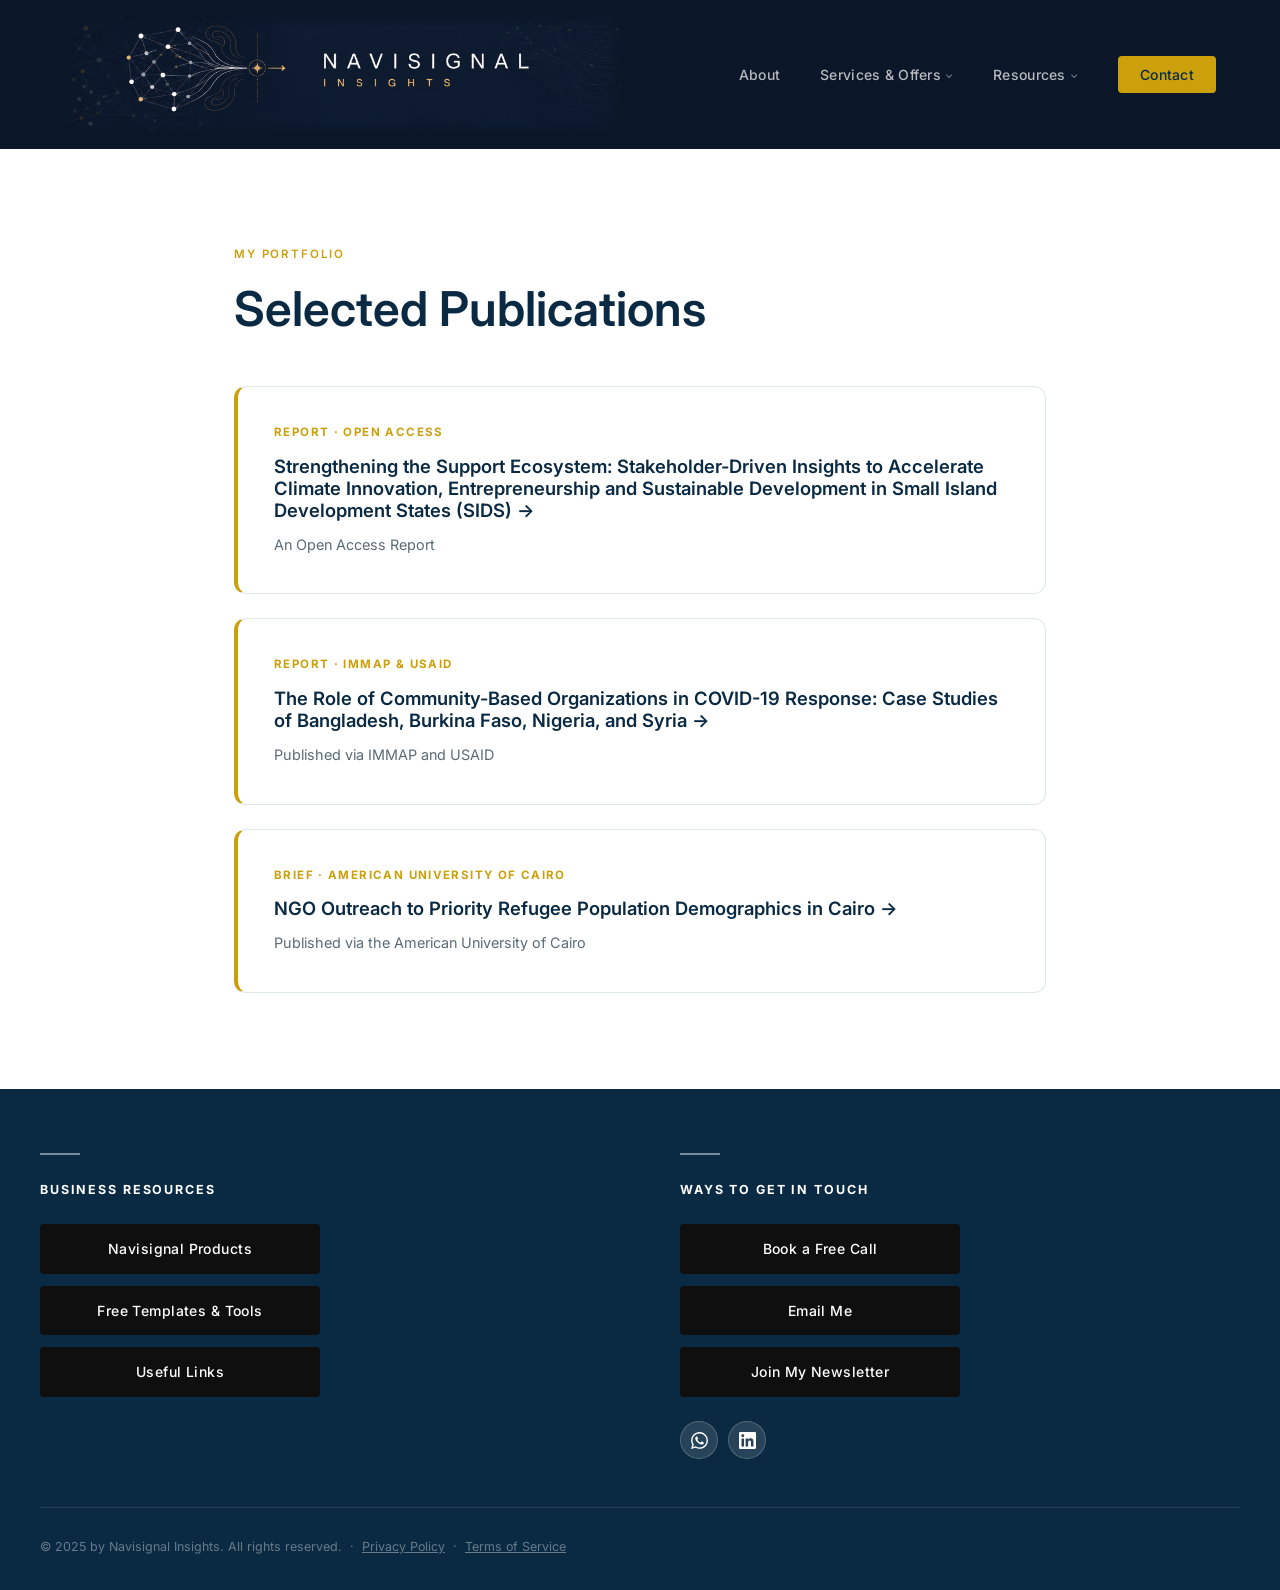
<file: portfolio.html>
<!DOCTYPE html>
<html lang="en">
<head>
  <meta charset="UTF-8">
  <link rel="icon" href="assets/navisignal-icon.png" type="image/png">
  <meta name="viewport" content="width=device-width, initial-scale=1.0">
  <title>My Portfolio | Navisignal Insights</title>
  <meta name="description" content="Portfolio of work by Navisignal Insights — past projects, case studies, and client engagements across sustainability, development, and impact.">
  <link rel="canonical" href="https://navisignalinsights.com/portfolio.html">
  <meta property="og:type" content="website">
  <meta property="og:site_name" content="Navisignal Insights">
  <meta property="og:title" content="My Portfolio | Navisignal Insights">
  <meta property="og:description" content="Portfolio of work by Navisignal Insights — past projects, case studies, and client engagements across sustainability, development, and impact.">
  <meta property="og:url" content="https://navisignalinsights.com/portfolio.html">
  <meta property="og:image" content="https://navisignalinsights.com/assets/navisignal-banner.png">
  <meta name="twitter:card" content="summary_large_image">
  <meta name="twitter:title" content="My Portfolio | Navisignal Insights">
  <meta name="twitter:description" content="Portfolio of work by Navisignal Insights — past projects, case studies, and client engagements across sustainability, development, and impact.">
  <meta name="twitter:image" content="https://navisignalinsights.com/assets/navisignal-banner.png">
  <meta name="robots" content="index, follow">
  <script type="application/ld+json">
  {
    "@context": "https://schema.org",
    "@type": "ItemList",
    "name": "Navisignal Insights — Selected Publications",
    "url": "https://navisignalinsights.com/portfolio.html",
    "description": "Selected publications and research by Joelle Petrus, founder of Navisignal Insights, covering climate innovation, community-based organizations, and refugee outreach.",
    "author": {
      "@type": "Person",
      "name": "Joelle Petrus",
      "url": "https://navisignalinsights.com/about.html"
    },
    "itemListElement": [
      {
        "@type": "ListItem",
        "position": 1,
        "name": "Strengthening the Support Ecosystem: Stakeholder-Driven Insights to Accelerate Climate Innovation, Entrepreneurship and Sustainable Development in SIDS",
        "url": "https://theislandsproject.org/#about",
        "description": "An open access report on accelerating climate innovation and sustainable development in Small Island Development States."
      },
      {
        "@type": "ListItem",
        "position": 2,
        "name": "The Role of Community-Based Organizations in COVID-19 Response: Case Studies of Bangladesh, Burkina Faso, Nigeria, and Syria",
        "url": "https://www.preventionweb.net/publication/role-community-based-organizations-covid-19-response-case-studies-bangladesh-burkina",
        "description": "Published via iMMAP and USAID, examining community-based organization responses to COVID-19 across four countries."
      },
      {
        "@type": "ListItem",
        "position": 3,
        "name": "NGO Outreach to Priority Refugee Population Demographics in Cairo",
        "url": "https://fount.aucegypt.edu/etds/2079/",
        "description": "Published via the American University of Cairo, focusing on NGO outreach strategies for refugee populations."
      }
    ]
  }
  </script>
  <link rel="preconnect" href="https://fonts.googleapis.com">
  <link rel="preconnect" href="https://fonts.gstatic.com" crossorigin>
  <link href="https://fonts.googleapis.com/css2?family=Inter:wght@300;400;500;600;700;800;900&family=Merriweather:ital,wght@0,300;0,400;0,700;1,300;1,400&display=swap" rel="stylesheet">
  <link rel="stylesheet" href="css/styles.css">
</head>
<body>

  <!-- Navigation -->
  <nav class="navbar" id="navbar">
    <div class="nav-inner">
      <a href="index.html" class="nav-logo">
        <img src="assets/navisignal-banner.png" class="nav-logo-banner-img" alt="Navisignal Insights">
      </a>
      <ul class="nav-links">
        <li><a href="about.html">About</a></li>
        <li class="nav-item">
          <a href="services.html" class="dropdown-toggle" aria-expanded="false">Services &amp; Offers</a>
          <ul class="dropdown-menu">
            <li><a href="services.html#sustainability">Corporate Sustainability</a></li>
            <li><a href="services.html#development">Global Development</a></li>
            <li><a href="services.html#development">Supply Chain &amp; Human Rights</a></li>
            <li><a href="services.html#ai-adoption">AI Adoption</a></li>
          </ul>
        </li>
        <li class="nav-item">
          <a href="#" class="dropdown-toggle" aria-expanded="false">Resources</a>
          <ul class="dropdown-menu">
            <li><a href="portfolio.html" class="active">My Portfolio</a></li>
            <li><a href="useful-links.html">Useful Links</a></li>
            <li><a href="free-stuff.html">Free Templates &amp; Tools</a></li>
          </ul>
        </li>
        <li><a href="contact.html" class="nav-cta">Contact</a></li>
      </ul>
      <button class="nav-toggle" id="navToggle" aria-label="Toggle navigation">
        <span></span><span></span><span></span>
      </button>
    </div>
  </nav>

  <!-- Mobile Nav -->
  <div class="nav-overlay" id="navOverlay">
    <ul class="nav-links">
      <li><a href="about.html">About</a></li>
      <li class="nav-item">
          <a href="services.html" class="dropdown-toggle" aria-expanded="false">Services &amp; Offers</a>
          <ul class="dropdown-menu">
            <li><a href="services.html#sustainability">Corporate Sustainability</a></li>
            <li><a href="services.html#development">Global Development</a></li>
            <li><a href="services.html#development">Supply Chain &amp; Human Rights</a></li>
            <li><a href="services.html#ai-adoption">AI Adoption</a></li>
          </ul>
        </li>
      <li><a href="portfolio.html">My Portfolio</a></li>
      <li><a href="useful-links.html">Useful Links</a></li>
      <li><a href="free-stuff.html">Free Templates &amp; Tools</a></li>
      <li><a href="contact.html">Contact</a></li>
    </ul>
  </div>

  <!-- Selected Publications -->
  <section class="section">
    <div class="container" style="max-width:860px;">
      <div class="section-label">My Portfolio</div>
      <h2 style="margin-bottom:3rem;">Selected Publications</h2>

      <div style="display:flex; flex-direction:column; gap:24px;">

        <div class="service-card" style="border-left:4px solid var(--gold);">
          <div style="font-size:0.72rem; font-weight:700; letter-spacing:0.12em; text-transform:uppercase; color:var(--gold); margin-bottom:0.75rem;">Report · Open Access</div>
          <h3 style="font-size:1.15rem; margin-bottom:0.75rem;"><a href="https://theislandsproject.org/#about" target="_blank" rel="noopener" style="color:inherit;">Strengthening the Support Ecosystem: Stakeholder-Driven Insights to Accelerate Climate Innovation, Entrepreneurship and Sustainable Development in Small Island Development States (SIDS) →</a></h3>
          <p style="margin-bottom:0; font-size:0.9rem;">An Open Access Report</p>
        </div>

        <div class="service-card" style="border-left:4px solid var(--gold);">
          <div style="font-size:0.72rem; font-weight:700; letter-spacing:0.12em; text-transform:uppercase; color:var(--gold); margin-bottom:0.75rem;">Report · IMMAP &amp; USAID</div>
          <h3 style="font-size:1.15rem; margin-bottom:0.75rem;"><a href="https://www.preventionweb.net/publication/role-community-based-organizations-covid-19-response-case-studies-bangladesh-burkina" target="_blank" rel="noopener" style="color:inherit;">The Role of Community-Based Organizations in COVID-19 Response: Case Studies of Bangladesh, Burkina Faso, Nigeria, and Syria →</a></h3>
          <p style="margin-bottom:0; font-size:0.9rem;">Published via IMMAP and USAID</p>
        </div>

        <div class="service-card" style="border-left:4px solid var(--gold);">
          <div style="font-size:0.72rem; font-weight:700; letter-spacing:0.12em; text-transform:uppercase; color:var(--gold); margin-bottom:0.75rem;">Brief · American University of Cairo</div>
          <h3 style="font-size:1.15rem; margin-bottom:0.75rem;"><a href="https://fount.aucegypt.edu/etds/2079/" target="_blank" rel="noopener" style="color:inherit;">NGO Outreach to Priority Refugee Population Demographics in Cairo →</a></h3>
          <p style="margin-bottom:0; font-size:0.9rem;">Published via the American University of Cairo</p>
        </div>

      </div>
    </div>
  </section>

  <!-- Footer -->
  <footer class="footer">
    <div class="footer-inner">
      <div class="footer-top-grid">
        <div>
          <div class="footer-rule"></div>
          <div class="footer-col-heading">Business Resources</div>
          <div class="footer-btn-list">
            <a href="https://navisignal.app" target="_blank" rel="noopener" class="btn btn-dark">Navisignal Products</a>
            <a href="free-stuff.html"   class="btn btn-dark">Free Templates &amp; Tools</a>
            <a href="useful-links.html" class="btn btn-dark">Useful Links</a>
          </div>
        </div>
        <div>
          <div class="footer-rule"></div>
          <div class="footer-col-heading">Ways to Get in Touch</div>
          <div class="footer-btn-list">
            <a href="https://meetings-na2.hubspot.com/joelle-petrus?uuid=69f3a4a6-a9e7-40e0-9b97-94e263d80967" target="_blank" rel="noopener" class="btn btn-dark">Book a Free Call</a>
            <a href="mailto:hello@navisignal.app" class="btn btn-dark">Email Me</a>
            <a href="free-stuff.html#newsletter" class="btn btn-dark">Join My Newsletter</a>
          </div>
          <div class="footer-social-row">
            <a href="https://wa.me/12026742263" target="_blank" rel="noopener" class="social-icon-link" aria-label="WhatsApp">
              <svg viewBox="0 0 24 24" fill="currentColor"><path d="M17.472 14.382c-.297-.149-1.758-.867-2.03-.967-.273-.099-.471-.148-.67.15-.197.297-.767.966-.94 1.164-.173.199-.347.223-.644.075-.297-.15-1.255-.463-2.39-1.475-.883-.788-1.48-1.761-1.653-2.059-.173-.297-.018-.458.13-.606.134-.133.298-.347.446-.52.149-.174.198-.298.298-.497.099-.198.05-.371-.025-.52-.075-.149-.669-1.612-.916-2.207-.242-.579-.487-.5-.669-.51-.173-.008-.371-.01-.57-.01-.198 0-.52.074-.792.372-.272.297-1.04 1.016-1.04 2.479 0 1.462 1.065 2.875 1.213 3.074.149.198 2.096 3.2 5.077 4.487.709.306 1.262.489 1.694.625.712.227 1.36.195 1.871.118.571-.085 1.758-.719 2.006-1.413.248-.694.248-1.289.173-1.413-.074-.124-.272-.198-.57-.347m-5.421 7.403h-.004a9.87 9.87 0 01-5.031-1.378l-.361-.214-3.741.982.998-3.648-.235-.374a9.86 9.86 0 01-1.51-5.26c.001-5.45 4.436-9.884 9.888-9.884 2.64 0 5.122 1.03 6.988 2.898a9.825 9.825 0 012.893 6.994c-.003 5.45-4.437 9.884-9.885 9.884m8.413-18.297A11.815 11.815 0 0012.05 0C5.495 0 .16 5.335.157 11.892c0 2.096.547 4.142 1.588 5.945L.057 24l6.305-1.654a11.882 11.882 0 005.683 1.448h.005c6.554 0 11.890-5.335 11.893-11.893a11.821 11.821 0 00-3.48-8.413Z"/></svg>
            </a>
            <a href="https://www.linkedin.com/in/joellepetrus/" target="_blank" rel="noopener" class="social-icon-link" aria-label="LinkedIn">
              <svg viewBox="0 0 24 24" fill="currentColor"><path d="M20.447 20.452h-3.554v-5.569c0-1.328-.027-3.037-1.852-3.037-1.853 0-2.136 1.445-2.136 2.939v5.667H9.351V9h3.414v1.561h.046c.477-.9 1.637-1.85 3.37-1.85 3.601 0 4.267 2.37 4.267 5.455v6.286zM5.337 7.433a2.062 2.062 0 01-2.063-2.065 2.064 2.064 0 112.063 2.065zm1.782 13.019H3.555V9h3.564v11.452zM22.225 0H1.771C.792 0 0 .774 0 1.729v20.542C0 23.227.792 24 1.771 24h20.451C23.2 24 24 23.227 24 22.271V1.729C24 .774 23.2 0 22.222 0h.003z"/></svg>
            </a>
          </div>
        </div>
      </div>
      <p class="footer-copy">© 2025 by Navisignal Insights. All rights reserved. &nbsp;·&nbsp; <a href="privacy.html" style="color:inherit;text-decoration:underline;">Privacy Policy</a> &nbsp;·&nbsp; <a href="terms.html" style="color:inherit;text-decoration:underline;">Terms of Service</a></p>
    </div>
  </footer>

  <script src="js/main.js"></script>
</body>
</html>
</file>
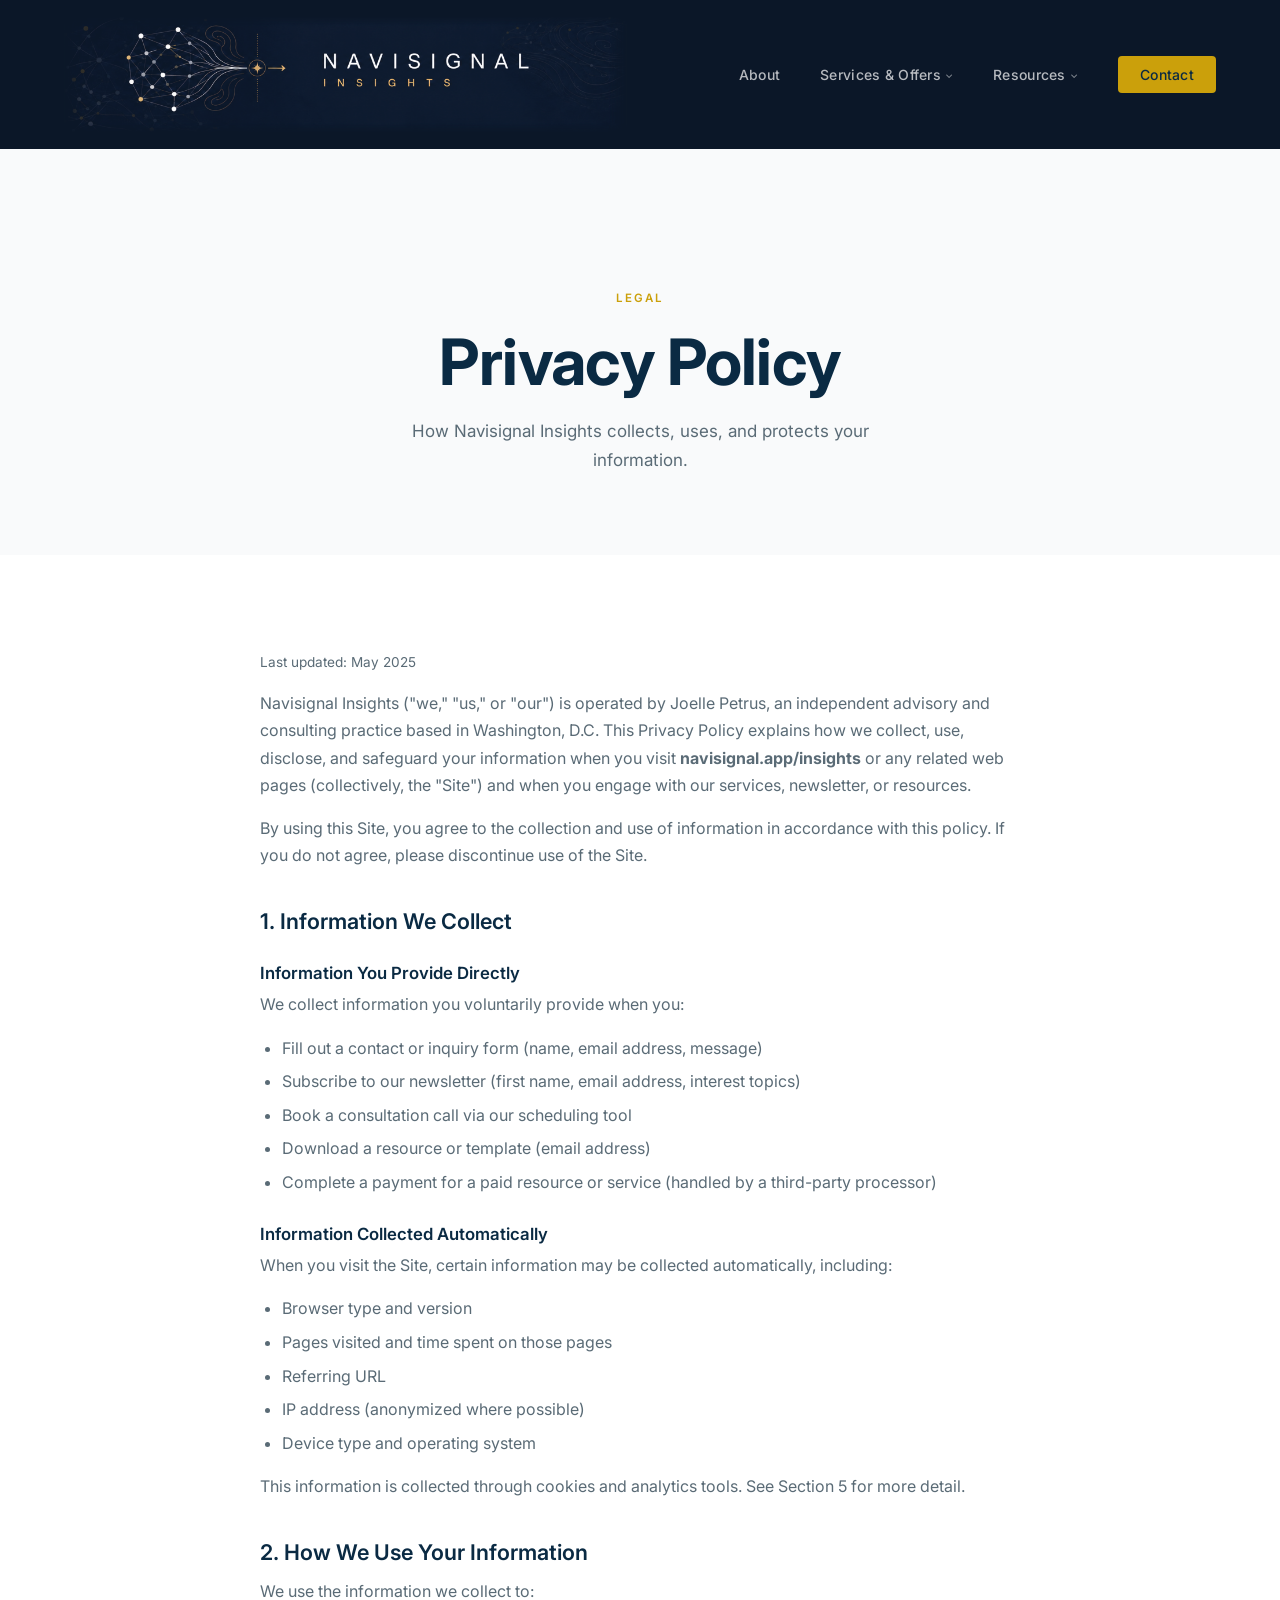
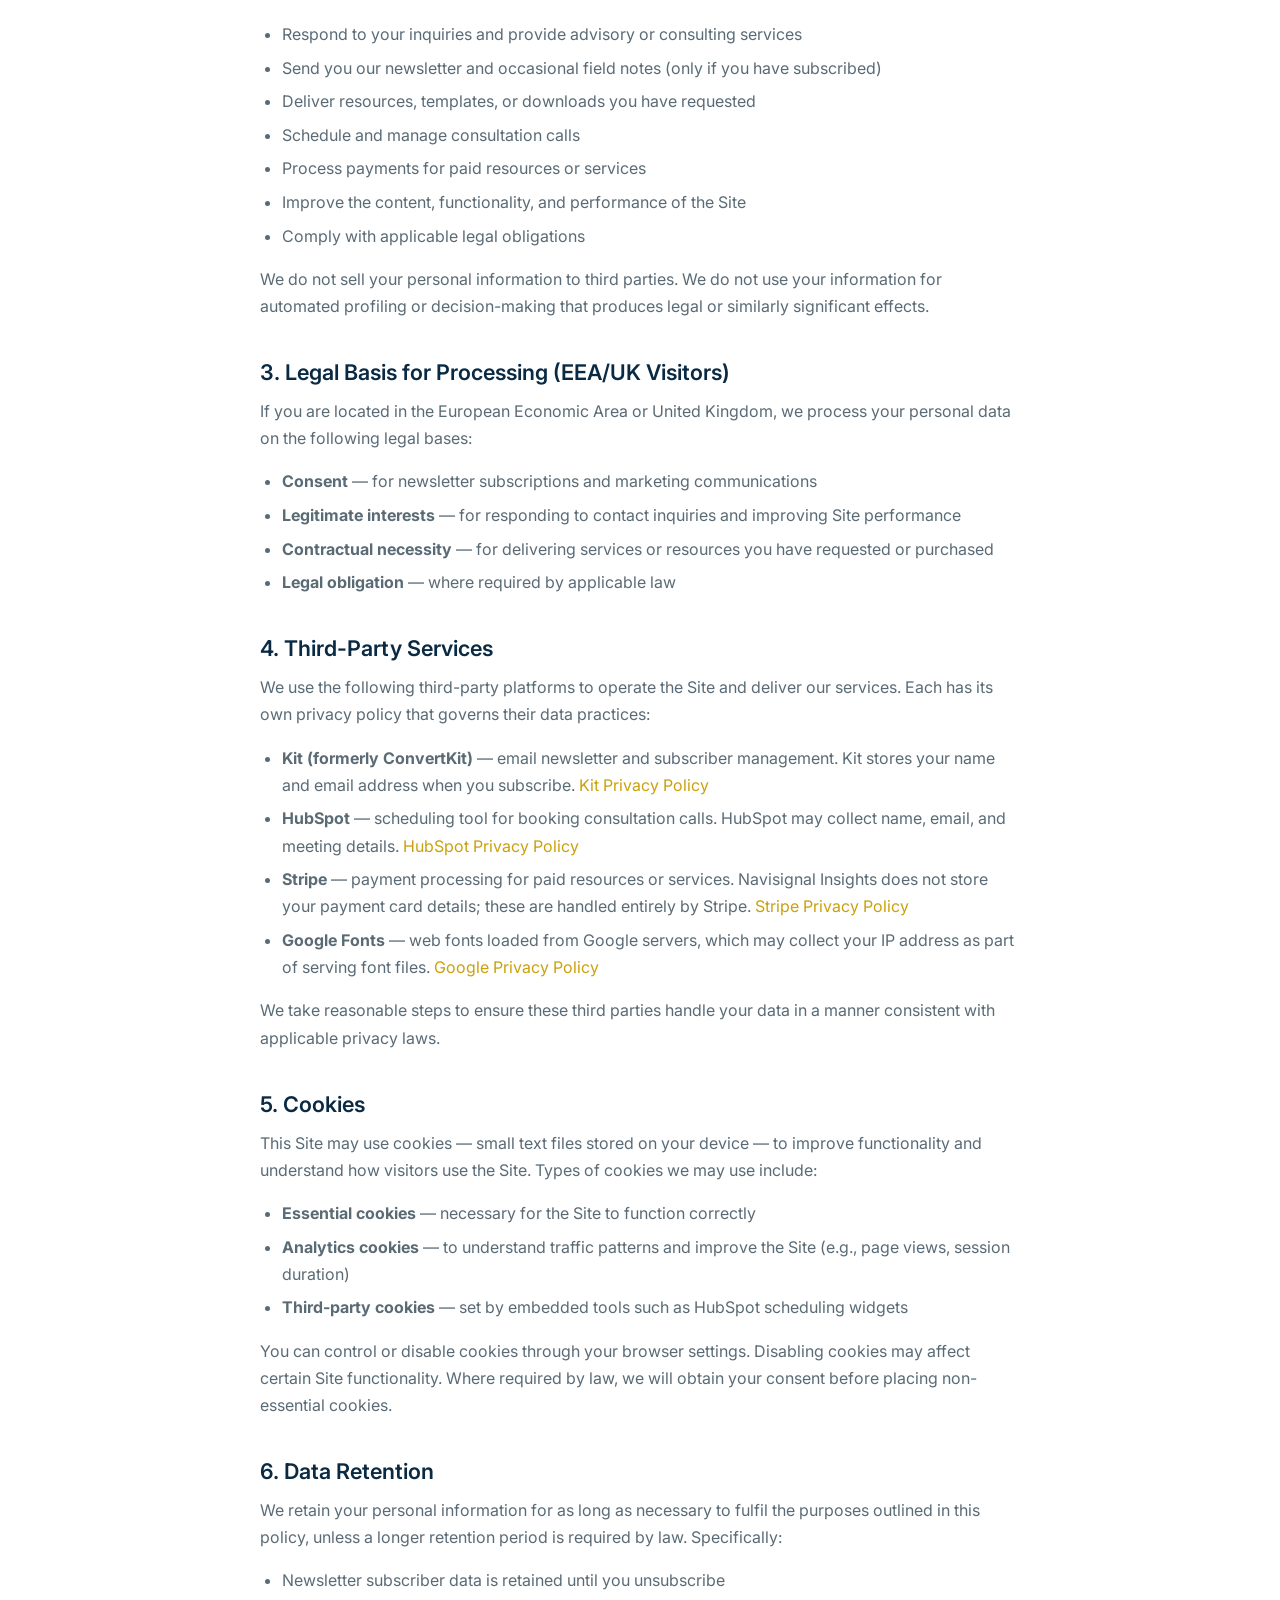
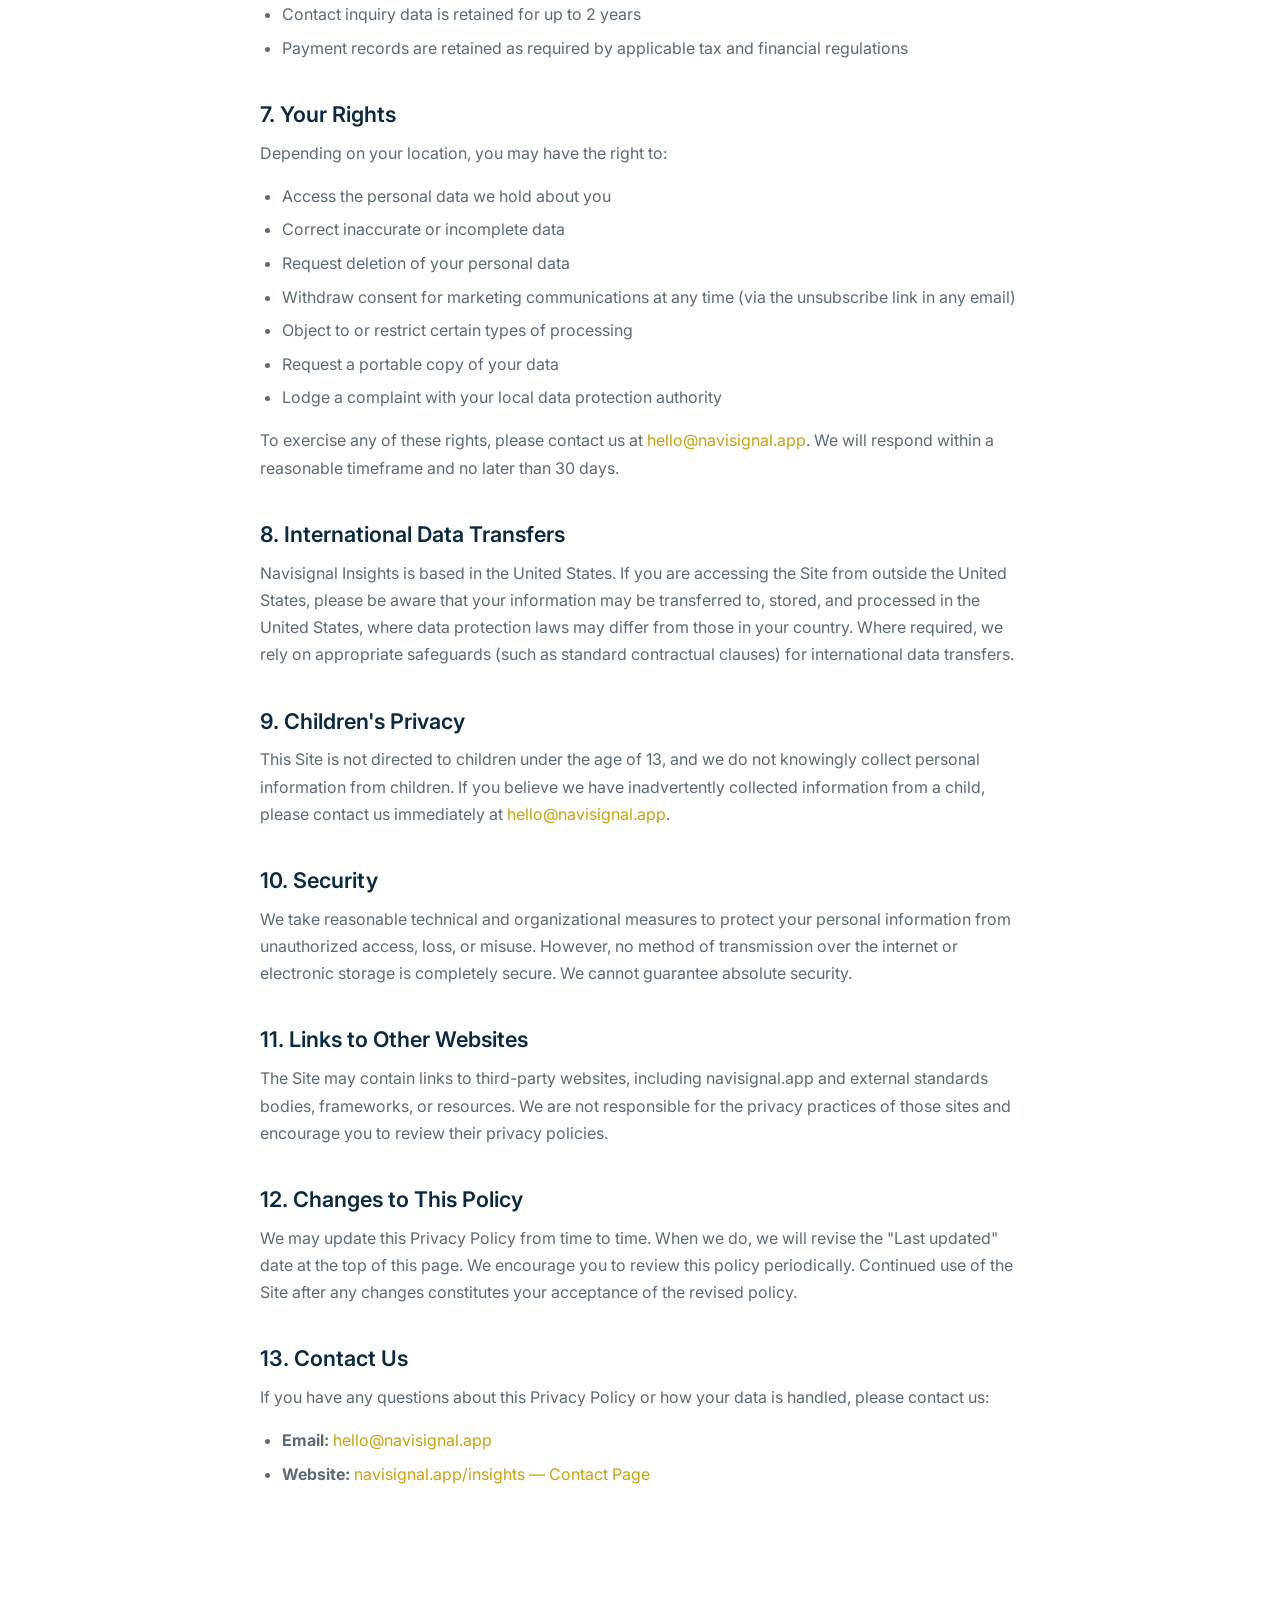
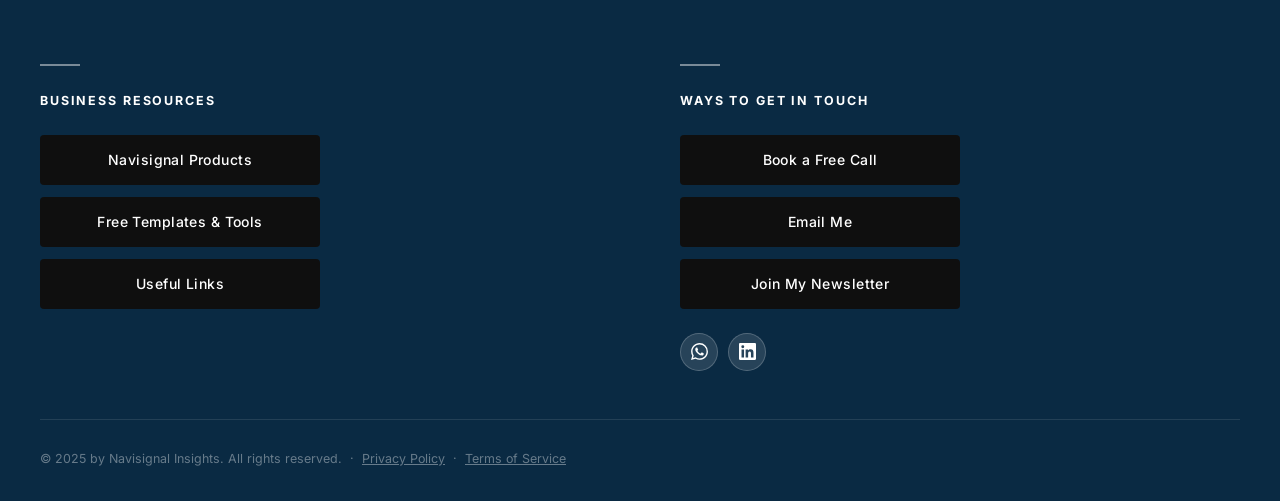
<file: privacy.html>
<!DOCTYPE html>
<html lang="en">
<head>
  <meta charset="UTF-8">
  <link rel="icon" href="assets/navisignal-icon.png" type="image/png">
  <meta name="viewport" content="width=device-width, initial-scale=1.0">
  <title>Privacy Policy | Navisignal Insights</title>
  <meta name="description" content="Privacy Policy for Navisignal Insights — how we collect, use, and protect your information.">
  <link rel="canonical" href="https://navisignalinsights.com/privacy.html">
  <link rel="preconnect" href="https://fonts.googleapis.com">
  <link rel="preconnect" href="https://fonts.gstatic.com" crossorigin>
  <link href="https://fonts.googleapis.com/css2?family=Inter:wght@300;400;500;600;700;800;900&family=Merriweather:ital,wght@0,300;0,400;0,700;1,300;1,400&display=swap" rel="stylesheet">
  <link rel="stylesheet" href="css/styles.css">
  <style>
    .legal-content { max-width: 760px; margin: 0 auto; }
    .legal-content h2 { font-size: 1.35rem; margin-top: 2.5rem; margin-bottom: 0.75rem; }
    .legal-content h3 { font-size: 1.05rem; margin-top: 1.75rem; margin-bottom: 0.5rem; }
    .legal-content p  { color: var(--text-muted); margin-bottom: 1rem; }
    .legal-content ul { padding-left: 1.4rem; margin-bottom: 1rem; color: var(--text-muted); }
    .legal-content ul li { margin-bottom: 0.4rem; }
    .legal-content a  { color: var(--gold); }
    .legal-meta { font-size: 0.85rem; color: var(--steel); margin-bottom: 2.5rem; }
  </style>
</head>
<body>

  <!-- Navigation -->
  <nav class="navbar" id="navbar">
    <div class="nav-inner">
      <a href="index.html" class="nav-logo">
        <img src="assets/navisignal-banner.png" class="nav-logo-banner-img" alt="Navisignal Insights">
      </a>
      <ul class="nav-links">
        <li><a href="about.html">About</a></li>
        <li class="nav-item">
          <a href="services.html" class="dropdown-toggle" aria-expanded="false">Services &amp; Offers</a>
          <ul class="dropdown-menu">
            <li><a href="services.html#sustainability">Corporate Sustainability</a></li>
            <li><a href="services.html#development">Global Development</a></li>
            <li><a href="services.html#development">Supply Chain &amp; Human Rights</a></li>
            <li><a href="services.html#ai-adoption">AI Adoption</a></li>
          </ul>
        </li>
        <li class="nav-item">
          <a href="#" class="dropdown-toggle" aria-expanded="false">Resources</a>
          <ul class="dropdown-menu">
            <li><a href="portfolio.html">My Portfolio</a></li>
            <li><a href="useful-links.html">Useful Links</a></li>
            <li><a href="free-stuff.html">Free Templates &amp; Tools</a></li>
          </ul>
        </li>
        <li><a href="contact.html" class="nav-cta">Contact</a></li>
      </ul>
      <button class="nav-toggle" id="navToggle" aria-label="Toggle navigation">
        <span></span><span></span><span></span>
      </button>
    </div>
  </nav>

  <!-- Mobile Nav -->
  <div class="nav-overlay" id="navOverlay">
    <ul class="nav-links">
      <li><a href="about.html">About</a></li>
      <li class="nav-item">
        <a href="services.html" class="dropdown-toggle" aria-expanded="false">Services &amp; Offers</a>
        <ul class="dropdown-menu">
          <li><a href="services.html#sustainability">Corporate Sustainability</a></li>
          <li><a href="services.html#development">Global Development</a></li>
          <li><a href="services.html#ai-adoption">AI Adoption</a></li>
        </ul>
      </li>
      <li><a href="portfolio.html">My Portfolio</a></li>
      <li><a href="useful-links.html">Useful Links</a></li>
      <li><a href="free-stuff.html">Free Templates &amp; Tools</a></li>
      <li><a href="contact.html">Contact</a></li>
    </ul>
  </div>

  <!-- Page Hero -->
  <section class="page-hero">
    <div class="page-hero-inner">
      <div class="section-label">Legal</div>
      <h1>Privacy Policy</h1>
      <p>How Navisignal Insights collects, uses, and protects your information.</p>
    </div>
  </section>

  <!-- Content -->
  <section class="section">
    <div class="container">
      <div class="legal-content">
        <p class="legal-meta">Last updated: May 2025</p>

        <p>
          Navisignal Insights ("we," "us," or "our") is operated by Joelle Petrus, an independent advisory and consulting practice based in Washington, D.C. This Privacy Policy explains how we collect, use, disclose, and safeguard your information when you visit <strong>navisignal.app/insights</strong> or any related web pages (collectively, the "Site") and when you engage with our services, newsletter, or resources.
        </p>
        <p>
          By using this Site, you agree to the collection and use of information in accordance with this policy. If you do not agree, please discontinue use of the Site.
        </p>

        <h2>1. Information We Collect</h2>

        <h3>Information You Provide Directly</h3>
        <p>We collect information you voluntarily provide when you:</p>
        <ul>
          <li>Fill out a contact or inquiry form (name, email address, message)</li>
          <li>Subscribe to our newsletter (first name, email address, interest topics)</li>
          <li>Book a consultation call via our scheduling tool</li>
          <li>Download a resource or template (email address)</li>
          <li>Complete a payment for a paid resource or service (handled by a third-party processor)</li>
        </ul>

        <h3>Information Collected Automatically</h3>
        <p>When you visit the Site, certain information may be collected automatically, including:</p>
        <ul>
          <li>Browser type and version</li>
          <li>Pages visited and time spent on those pages</li>
          <li>Referring URL</li>
          <li>IP address (anonymized where possible)</li>
          <li>Device type and operating system</li>
        </ul>
        <p>This information is collected through cookies and analytics tools. See Section 5 for more detail.</p>

        <h2>2. How We Use Your Information</h2>
        <p>We use the information we collect to:</p>
        <ul>
          <li>Respond to your inquiries and provide advisory or consulting services</li>
          <li>Send you our newsletter and occasional field notes (only if you have subscribed)</li>
          <li>Deliver resources, templates, or downloads you have requested</li>
          <li>Schedule and manage consultation calls</li>
          <li>Process payments for paid resources or services</li>
          <li>Improve the content, functionality, and performance of the Site</li>
          <li>Comply with applicable legal obligations</li>
        </ul>
        <p>We do not sell your personal information to third parties. We do not use your information for automated profiling or decision-making that produces legal or similarly significant effects.</p>

        <h2>3. Legal Basis for Processing (EEA/UK Visitors)</h2>
        <p>If you are located in the European Economic Area or United Kingdom, we process your personal data on the following legal bases:</p>
        <ul>
          <li><strong>Consent</strong> — for newsletter subscriptions and marketing communications</li>
          <li><strong>Legitimate interests</strong> — for responding to contact inquiries and improving Site performance</li>
          <li><strong>Contractual necessity</strong> — for delivering services or resources you have requested or purchased</li>
          <li><strong>Legal obligation</strong> — where required by applicable law</li>
        </ul>

        <h2>4. Third-Party Services</h2>
        <p>We use the following third-party platforms to operate the Site and deliver our services. Each has its own privacy policy that governs their data practices:</p>
        <ul>
          <li><strong>Kit (formerly ConvertKit)</strong> — email newsletter and subscriber management. Kit stores your name and email address when you subscribe. <a href="https://kit.com/privacy" target="_blank" rel="noopener">Kit Privacy Policy</a></li>
          <li><strong>HubSpot</strong> — scheduling tool for booking consultation calls. HubSpot may collect name, email, and meeting details. <a href="https://legal.hubspot.com/privacy-policy" target="_blank" rel="noopener">HubSpot Privacy Policy</a></li>
          <li><strong>Stripe</strong> — payment processing for paid resources or services. Navisignal Insights does not store your payment card details; these are handled entirely by Stripe. <a href="https://stripe.com/privacy" target="_blank" rel="noopener">Stripe Privacy Policy</a></li>
          <li><strong>Google Fonts</strong> — web fonts loaded from Google servers, which may collect your IP address as part of serving font files. <a href="https://policies.google.com/privacy" target="_blank" rel="noopener">Google Privacy Policy</a></li>
        </ul>
        <p>We take reasonable steps to ensure these third parties handle your data in a manner consistent with applicable privacy laws.</p>

        <h2>5. Cookies</h2>
        <p>This Site may use cookies — small text files stored on your device — to improve functionality and understand how visitors use the Site. Types of cookies we may use include:</p>
        <ul>
          <li><strong>Essential cookies</strong> — necessary for the Site to function correctly</li>
          <li><strong>Analytics cookies</strong> — to understand traffic patterns and improve the Site (e.g., page views, session duration)</li>
          <li><strong>Third-party cookies</strong> — set by embedded tools such as HubSpot scheduling widgets</li>
        </ul>
        <p>You can control or disable cookies through your browser settings. Disabling cookies may affect certain Site functionality. Where required by law, we will obtain your consent before placing non-essential cookies.</p>

        <h2>6. Data Retention</h2>
        <p>We retain your personal information for as long as necessary to fulfil the purposes outlined in this policy, unless a longer retention period is required by law. Specifically:</p>
        <ul>
          <li>Newsletter subscriber data is retained until you unsubscribe</li>
          <li>Contact inquiry data is retained for up to 2 years</li>
          <li>Payment records are retained as required by applicable tax and financial regulations</li>
        </ul>

        <h2>7. Your Rights</h2>
        <p>Depending on your location, you may have the right to:</p>
        <ul>
          <li>Access the personal data we hold about you</li>
          <li>Correct inaccurate or incomplete data</li>
          <li>Request deletion of your personal data</li>
          <li>Withdraw consent for marketing communications at any time (via the unsubscribe link in any email)</li>
          <li>Object to or restrict certain types of processing</li>
          <li>Request a portable copy of your data</li>
          <li>Lodge a complaint with your local data protection authority</li>
        </ul>
        <p>To exercise any of these rights, please contact us at <a href="mailto:hello@navisignal.app">hello@navisignal.app</a>. We will respond within a reasonable timeframe and no later than 30 days.</p>

        <h2>8. International Data Transfers</h2>
        <p>Navisignal Insights is based in the United States. If you are accessing the Site from outside the United States, please be aware that your information may be transferred to, stored, and processed in the United States, where data protection laws may differ from those in your country. Where required, we rely on appropriate safeguards (such as standard contractual clauses) for international data transfers.</p>

        <h2>9. Children's Privacy</h2>
        <p>This Site is not directed to children under the age of 13, and we do not knowingly collect personal information from children. If you believe we have inadvertently collected information from a child, please contact us immediately at <a href="mailto:hello@navisignal.app">hello@navisignal.app</a>.</p>

        <h2>10. Security</h2>
        <p>We take reasonable technical and organizational measures to protect your personal information from unauthorized access, loss, or misuse. However, no method of transmission over the internet or electronic storage is completely secure. We cannot guarantee absolute security.</p>

        <h2>11. Links to Other Websites</h2>
        <p>The Site may contain links to third-party websites, including navisignal.app and external standards bodies, frameworks, or resources. We are not responsible for the privacy practices of those sites and encourage you to review their privacy policies.</p>

        <h2>12. Changes to This Policy</h2>
        <p>We may update this Privacy Policy from time to time. When we do, we will revise the "Last updated" date at the top of this page. We encourage you to review this policy periodically. Continued use of the Site after any changes constitutes your acceptance of the revised policy.</p>

        <h2>13. Contact Us</h2>
        <p>If you have any questions about this Privacy Policy or how your data is handled, please contact us:</p>
        <ul>
          <li><strong>Email:</strong> <a href="mailto:hello@navisignal.app">hello@navisignal.app</a></li>
          <li><strong>Website:</strong> <a href="contact.html">navisignal.app/insights — Contact Page</a></li>
        </ul>
      </div>
    </div>
  </section>

  <!-- Footer -->
  <footer class="footer">
    <div class="footer-inner">
      <div class="footer-top-grid">
        <div>
          <div class="footer-rule"></div>
          <div class="footer-col-heading">Business Resources</div>
          <div class="footer-btn-list">
            <a href="https://navisignal.app" target="_blank" rel="noopener" class="btn btn-dark">Navisignal Products</a>
            <a href="free-stuff.html"    class="btn btn-dark">Free Templates &amp; Tools</a>
            <a href="useful-links.html"  class="btn btn-dark">Useful Links</a>
          </div>
        </div>
        <div>
          <div class="footer-rule"></div>
          <div class="footer-col-heading">Ways to Get in Touch</div>
          <div class="footer-btn-list">
            <a href="https://meetings-na2.hubspot.com/joelle-petrus?uuid=69f3a4a6-a9e7-40e0-9b97-94e263d80967" target="_blank" rel="noopener" class="btn btn-dark">Book a Free Call</a>
            <a href="mailto:hello@navisignal.app" class="btn btn-dark">Email Me</a>
            <a href="free-stuff.html#newsletter" class="btn btn-dark">Join My Newsletter</a>
          </div>
          <div class="footer-social-row">
            <a href="https://wa.me/12026742263" target="_blank" rel="noopener" class="social-icon-link" aria-label="WhatsApp">
              <svg viewBox="0 0 24 24" fill="currentColor"><path d="M17.472 14.382c-.297-.149-1.758-.867-2.03-.967-.273-.099-.471-.148-.67.15-.197.297-.767.966-.94 1.164-.173.199-.347.223-.644.075-.297-.15-1.255-.463-2.39-1.475-.883-.788-1.48-1.761-1.653-2.059-.173-.297-.018-.458.13-.606.134-.133.298-.347.446-.52.149-.174.198-.298.298-.497.099-.198.05-.371-.025-.52-.075-.149-.669-1.612-.916-2.207-.242-.579-.487-.5-.669-.51-.173-.008-.371-.01-.57-.01-.198 0-.52.074-.792.372-.272.297-1.04 1.016-1.04 2.479 0 1.462 1.065 2.875 1.213 3.074.149.198 2.096 3.2 5.077 4.487.709.306 1.262.489 1.694.625.712.227 1.36.195 1.871.118.571-.085 1.758-.719 2.006-1.413.248-.694.248-1.289.173-1.413-.074-.124-.272-.198-.57-.347m-5.421 7.403h-.004a9.87 9.87 0 01-5.031-1.378l-.361-.214-3.741.982.998-3.648-.235-.374a9.86 9.86 0 01-1.51-5.26c.001-5.45 4.436-9.884 9.888-9.884 2.64 0 5.122 1.03 6.988 2.898a9.825 9.825 0 012.893 6.994c-.003 5.45-4.437 9.884-9.885 9.884m8.413-18.297A11.815 11.815 0 0012.05 0C5.495 0 .16 5.335.157 11.892c0 2.096.547 4.142 1.588 5.945L.057 24l6.305-1.654a11.882 11.882 0 005.683 1.448h.005c6.554 0 11.890-5.335 11.893-11.893a11.821 11.821 0 00-3.48-8.413Z"/></svg>
            </a>
            <a href="https://www.linkedin.com/in/joellepetrus/" target="_blank" rel="noopener" class="social-icon-link" aria-label="LinkedIn">
              <svg viewBox="0 0 24 24" fill="currentColor"><path d="M20.447 20.452h-3.554v-5.569c0-1.328-.027-3.037-1.852-3.037-1.853 0-2.136 1.445-2.136 2.939v5.667H9.351V9h3.414v1.561h.046c.477-.9 1.637-1.85 3.37-1.85 3.601 0 4.267 2.37 4.267 5.455v6.286zM5.337 7.433a2.062 2.062 0 01-2.063-2.065 2.064 2.064 0 112.063 2.065zm1.782 13.019H3.555V9h3.564v11.452zM22.225 0H1.771C.792 0 0 .774 0 1.729v20.542C0 23.227.792 24 1.771 24h20.451C23.2 24 24 23.227 24 22.271V1.729C24 .774 23.2 0 22.222 0h.003z"/></svg>
            </a>
          </div>
        </div>
      </div>
      <p class="footer-copy">© 2025 by Navisignal Insights. All rights reserved. &nbsp;·&nbsp; <a href="privacy.html" style="color:inherit;text-decoration:underline;">Privacy Policy</a> &nbsp;·&nbsp; <a href="terms.html" style="color:inherit;text-decoration:underline;">Terms of Service</a></p>
    </div>
  </footer>

  <script src="js/main.js"></script>
</body>
</html>
</file>
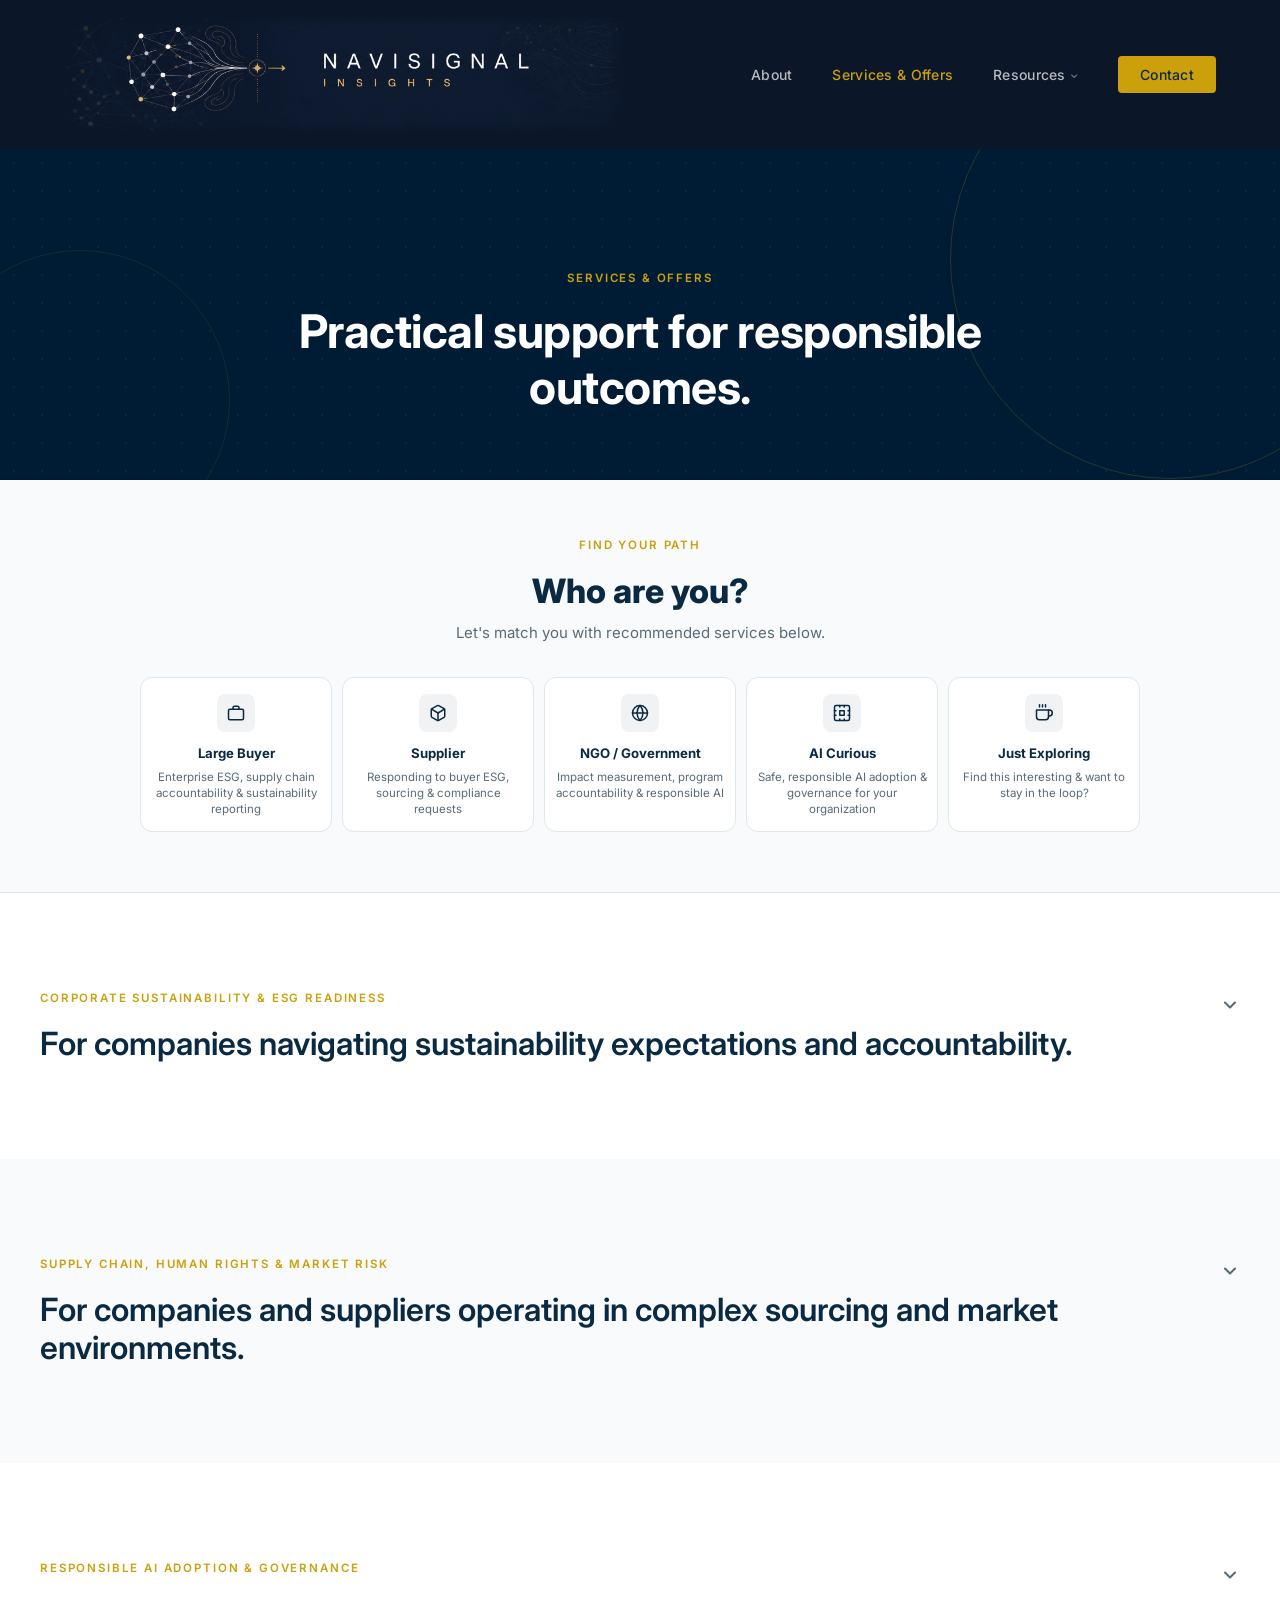
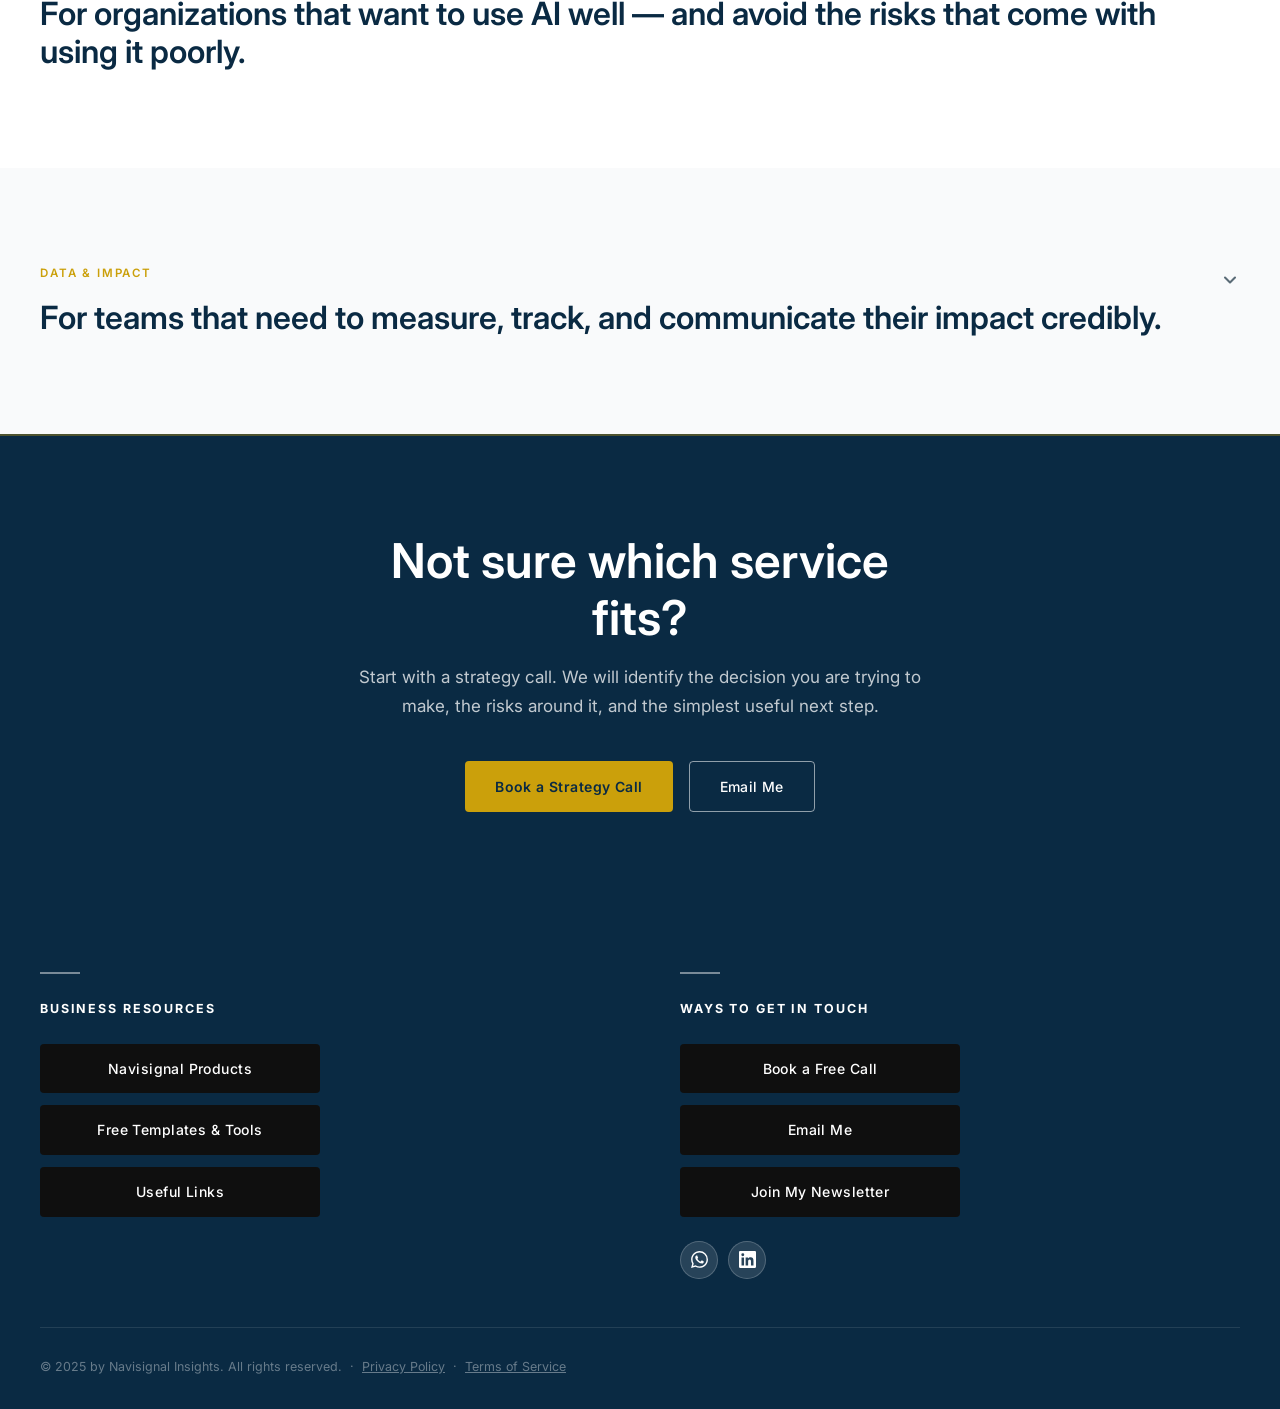
<file: services.html>
<!DOCTYPE html>
<html lang="en">
<head>
  <meta charset="UTF-8">
  <link rel="icon" href="assets/navisignal-icon.png" type="image/png">
  <meta name="viewport" content="width=device-width, initial-scale=1.0">
  <title>Services &amp; Offers | Navisignal Insights</title>
  <meta name="description" content="Navisignal Insights services: global sustainability for businesses, sustainable development, impact measurement, and strategic advisory.">
  <link rel="canonical" href="https://navisignalinsights.com/services.html">
  <meta property="og:type" content="website">
  <meta property="og:site_name" content="Navisignal Insights">
  <meta property="og:title" content="Services &amp; Offers | Navisignal Insights">
  <meta property="og:description" content="Navisignal Insights services: global sustainability for businesses, sustainable development, impact measurement, and strategic advisory.">
  <meta property="og:url" content="https://navisignalinsights.com/services.html">
  <meta property="og:image" content="https://navisignalinsights.com/assets/navisignal-banner.png">
  <meta name="twitter:card" content="summary_large_image">
  <meta name="twitter:title" content="Services &amp; Offers | Navisignal Insights">
  <meta name="twitter:description" content="Navisignal Insights services: global sustainability for businesses, sustainable development, impact measurement, and strategic advisory.">
  <meta name="twitter:image" content="https://navisignalinsights.com/assets/navisignal-banner.png">
  <meta name="robots" content="index, follow">
  <script type="application/ld+json">
  {
    "@context": "https://schema.org",
    "@type": "FAQPage",
    "mainEntity": [
      {
        "@type": "Question",
        "name": "What is Corporate Sustainability & ESG Readiness advisory?",
        "acceptedAnswer": {
          "@type": "Answer",
          "text": "Corporate Sustainability & ESG Readiness advisory helps companies and organizations clarify sustainability priorities, define decision criteria, and translate broad commitments into practical next steps. It includes support for sustainability diagnostics, strategy, reporting, and supplier readiness — ensuring disclosures and claims are credible, evidence-based, and aligned with what the organization can substantiate."
        }
      },
      {
        "@type": "Question",
        "name": "What is Supply Chain, Human Rights & Market Risk advisory?",
        "acceptedAnswer": {
          "@type": "Answer",
          "text": "Supply Chain, Human Rights & Market Risk advisory provides support to identify human rights, labor, and responsible sourcing risks across operations, partners, or supply chains. It also helps organizations entering or expanding in complex markets understand political, social, regulatory, and stakeholder risks through context risk briefs, stakeholder maps, and decision recommendations."
        }
      },
      {
        "@type": "Question",
        "name": "What is Responsible AI Adoption & Governance advisory?",
        "acceptedAnswer": {
          "@type": "Answer",
          "text": "Responsible AI Adoption & Governance advisory helps organizations assess where AI can safely support their work, which use cases are worth prioritizing, and what guardrails need to be in place. Services include AI readiness diagnostics, use-case prioritization, responsible AI policy development, and workflow integration support — all designed to avoid risks while capturing practical value."
        }
      },
      {
        "@type": "Question",
        "name": "What is Data & Impact advisory?",
        "acceptedAnswer": {
          "@type": "Answer",
          "text": "Data & Impact advisory helps teams design practical KPI, indicator, and reporting systems that measure progress credibly. It includes tailored KPI frameworks, indicator definitions, data collection guidance, dashboard recommendations, and reporting logic — helping organizations move beyond scattered metrics toward a usable measurement system."
        }
      },
      {
        "@type": "Question",
        "name": "Who are Navisignal Insights' services designed for?",
        "acceptedAnswer": {
          "@type": "Answer",
          "text": "Navisignal Insights works with large buyers navigating ESG and supply chain accountability, suppliers responding to buyer sustainability requests, NGOs and governments measuring impact and adopting responsible AI, and any organization curious about using AI safely. Services are designed for teams operating in complex, imperfect conditions where decisions still have to be made."
        }
      }
    ]
  }
  </script>
  <link rel="preconnect" href="https://fonts.googleapis.com">
  <link rel="preconnect" href="https://fonts.gstatic.com" crossorigin>
  <link href="https://fonts.googleapis.com/css2?family=Inter:wght@300;400;500;600;700;800;900&family=Merriweather:ital,wght@0,300;0,400;0,700;1,300;1,400&display=swap" rel="stylesheet">
  <link rel="stylesheet" href="css/styles.css">
</head>
<body>

  <!-- Navigation -->
  <nav class="navbar" id="navbar">
    <div class="nav-inner">
      <a href="index.html" class="nav-logo">
        <img src="assets/navisignal-banner.png" class="nav-logo-banner-img" alt="Navisignal Insights">
      </a>
      <ul class="nav-links">
        <li><a href="about.html">About</a></li>
        <li><a href="services.html" class="active">Services &amp; Offers</a></li>
        <li class="nav-item">
          <a href="#" class="dropdown-toggle" aria-expanded="false">Resources</a>
          <ul class="dropdown-menu">
            <li><a href="portfolio.html">My Portfolio</a></li>
            <li><a href="useful-links.html">Useful Links</a></li>
            <li><a href="free-stuff.html">Free Templates &amp; Tools</a></li>
          </ul>
        </li>
        <li><a href="contact.html" class="nav-cta">Contact</a></li>
      </ul>
      <button class="nav-toggle" id="navToggle" aria-label="Toggle navigation">
        <span></span><span></span><span></span>
      </button>
    </div>
  </nav>

  <!-- Mobile Nav -->
  <div class="nav-overlay" id="navOverlay">
    <ul class="nav-links">
      <li><a href="about.html">About</a></li>
      <li class="nav-item">
          <a href="services.html" class="dropdown-toggle" aria-expanded="false">Services &amp; Offers</a>
          <ul class="dropdown-menu">
            <li><a href="services.html#sustainability">Corporate Sustainability</a></li>
            <li><a href="services.html#development">Supply Chain &amp; Human Rights</a></li>
            <li><a href="services.html#ai-adoption">Responsible AI</a></li>
            <li><a href="services.html#data-and-impact">Data &amp; Impact</a></li>
          </ul>
        </li>
      <li><a href="portfolio.html">My Portfolio</a></li>
      <li><a href="useful-links.html">Useful Links</a></li>
      <li><a href="free-stuff.html">Free Templates &amp; Tools</a></li>
      <li><a href="contact.html">Contact</a></li>
    </ul>
  </div>

  <!-- Page Hero -->
  <section class="services-page-hero">
    <div class="services-page-hero-inner">
      <div class="section-label">Services &amp; offers</div>
      <h1>Practical support for responsible outcomes.</h1>
    </div>
  </section>

  <!-- Who Are You? Buyer Filter -->
  <section class="buyer-select-section" id="find-your-path">
    <div class="buyer-select-inner">
      <div class="section-label">Find your path</div>
      <h2 class="buyer-select-heading">Who are you?</h2>
      <p class="buyer-select-sub">Let's match you with recommended services below.</p>
      <div class="buyer-cards">

        <div class="buyer-card" data-filter="buyer" role="button" tabindex="0" aria-pressed="false">
          <div class="buyer-card-icon">
            <svg width="18" height="18" viewBox="0 0 24 24" fill="none" stroke="currentColor" stroke-width="2" stroke-linecap="round" stroke-linejoin="round"><rect x="2" y="7" width="20" height="14" rx="2"/><path d="M16 7V5a2 2 0 0 0-2-2h-4a2 2 0 0 0-2 2v2"/></svg>
          </div>
          <div class="buyer-card-label">Large Buyer</div>
          <div class="buyer-card-desc">Enterprise ESG, supply chain accountability &amp; sustainability reporting</div>
        </div>

        <div class="buyer-card" data-filter="supplier" role="button" tabindex="0" aria-pressed="false">
          <div class="buyer-card-icon">
            <svg width="18" height="18" viewBox="0 0 24 24" fill="none" stroke="currentColor" stroke-width="2" stroke-linecap="round" stroke-linejoin="round"><path d="M21 16V8a2 2 0 0 0-1-1.73l-7-4a2 2 0 0 0-2 0l-7 4A2 2 0 0 0 3 8v8a2 2 0 0 0 1 1.73l7 4a2 2 0 0 0 2 0l7-4A2 2 0 0 0 21 16z"/><polyline points="3.27 6.96 12 12.01 20.73 6.96"/><line x1="12" y1="22.08" x2="12" y2="12"/></svg>
          </div>
          <div class="buyer-card-label">Supplier</div>
          <div class="buyer-card-desc">Responding to buyer ESG, sourcing &amp; compliance requests</div>
        </div>

        <div class="buyer-card" data-filter="ngo" role="button" tabindex="0" aria-pressed="false">
          <div class="buyer-card-icon">
            <svg width="18" height="18" viewBox="0 0 24 24" fill="none" stroke="currentColor" stroke-width="2" stroke-linecap="round" stroke-linejoin="round"><circle cx="12" cy="12" r="10"/><line x1="2" y1="12" x2="22" y2="12"/><path d="M12 2a15.3 15.3 0 0 1 4 10 15.3 15.3 0 0 1-4 10 15.3 15.3 0 0 1-4-10 15.3 15.3 0 0 1 4-10z"/></svg>
          </div>
          <div class="buyer-card-label">NGO / Government </div>
          <div class="buyer-card-desc">Impact measurement, program accountability &amp; responsible AI</div>
        </div>

        <div class="buyer-card" data-filter="ai" role="button" tabindex="0" aria-pressed="false">
          <div class="buyer-card-icon">
            <svg width="18" height="18" viewBox="0 0 24 24" fill="none" stroke="currentColor" stroke-width="2" stroke-linecap="round" stroke-linejoin="round"><rect x="9" y="9" width="6" height="6"/><rect x="2" y="2" width="20" height="20" rx="2"/><path d="M9 2v2M15 2v2M9 20v2M15 20v2M2 9h2M2 15h2M20 9h2M20 15h2"/></svg>
          </div>
          <div class="buyer-card-label">AI Curious</div>
          <div class="buyer-card-desc">Safe, responsible AI adoption &amp; governance for your organization</div>
        </div>

        <div class="buyer-card" data-filter="explore" role="button" tabindex="0" aria-pressed="false">
          <div class="buyer-card-icon">
            <svg width="18" height="18" viewBox="0 0 24 24" fill="none" stroke="currentColor" stroke-width="2" stroke-linecap="round" stroke-linejoin="round"><path d="M18 8h1a4 4 0 0 1 0 8h-1"/><path d="M2 8h16v9a4 4 0 0 1-4 4H6a4 4 0 0 1-4-4V8z"/><line x1="6" y1="1" x2="6" y2="4"/><line x1="10" y1="1" x2="10" y2="4"/><line x1="14" y1="1" x2="14" y2="4"/></svg>
          </div>
          <div class="buyer-card-label">Just Exploring</div>
          <div class="buyer-card-desc">Find this interesting &amp; want to stay in the loop?</div>
        </div>

      </div>

      <button class="buyer-reset" id="buyer-reset"><span aria-hidden="true">✕</span> Clear filter</button>

      <p class="buyer-scroll-hint" id="buyer-scroll-hint">↓ Scroll down for your recommendations</p>

      <!-- Stay-in-touch CTA (shown when "Just Exploring" is selected) -->
      <div class="buyer-stay-cta" id="buyer-stay-cta">
        <p>Great — here's the best place to start:</p>
        <div class="buyer-stay-cta-links">
          <a href="free-stuff.html#newsletter" class="btn btn-primary btn-sm">Join the Newsletter</a>
          <a href="https://navisignal.app" target="_blank" rel="noopener" class="btn btn-outline btn-sm">Explore Navisignal Products</a>
        </div>
      </div>

    </div>
  </section>

  <!-- Pillar 1: Corporate Sustainability & ESG Readiness -->
  <section class="pillar-section" id="sustainability">
    <div class="pillar-inner">
      <div class="pillar-header" role="button" tabindex="0" aria-expanded="false">
        <div class="pillar-header-text">
          <div class="section-label">Corporate Sustainability &amp; ESG Readiness</div>
          <h2>For companies navigating sustainability expectations and accountability.</h2>
        </div>
        <span class="pillar-chevron" aria-hidden="true"><svg width="20" height="20" viewBox="0 0 24 24" fill="none" stroke="currentColor" stroke-width="2.5" stroke-linecap="round" stroke-linejoin="round"><polyline points="6 9 12 15 18 9"/></svg></span>
      </div>
      <div class="pillar-cards-wrap">
      <div class="pillar-cards">

        <article class="pillar-card" data-audience="buyer ngo">
          <div class="card-badge">Recommended for you</div>
          <h3>Sustainability Diagnostics, Strategy &amp; Reporting</h3>
          <p class="pillar-card-body">Advisory support to clarify sustainability priorities, define decision criteria, and translate broad commitments into practical next steps. Support to strengthen sustainability narratives, disclosures, and claims so they are credible, evidence-based, and aligned with what the organization can actually substantiate.</p>
          <div class="pillar-meta">
            <div>
              <div class="pillar-meta-label">What you get</div>
              <ul class="pillar-meta-text">
                <li>A structured strategy memo, priority map, implementation roadmap, and recommended decision points.</li>
                <li>An evidence gap map, recommended revisions, and a clearer reporting structure.</li>
              </ul>
            </div>
            <div>
              <div class="pillar-meta-label">Best for</div>
              <ul class="pillar-meta-text">
                <li>Companies and organizations that know sustainability matters but need clearer priorities, sequencing, and internal alignment.</li>
                <li>Companies and organizations preparing external sustainability communications, reports, web copy, buyer responses, or investor-facing materials.</li>
              </ul>
            </div>
          </div>
        </article>

        <article class="pillar-card" data-audience="buyer supplier">
          <div class="card-badge">Recommended for you</div>
          <h3>Supplier Sustainability Readiness</h3>
          <p class="pillar-card-body">Support for suppliers and growing companies responding to buyer sustainability, ESG, responsible sourcing, or compliance expectations.</p>
          <div class="pillar-meta">
            <div>
              <div class="pillar-meta-label">What you get</div>
              <p class="pillar-meta-text">A readiness diagnostic, gap analysis, buyer questionnaire support, priority action list, and simple documentation structure.</p>
            </div>
            <div>
              <div class="pillar-meta-label">Best for</div>
              <p class="pillar-meta-text">Suppliers that want to look more credible to buyers without building an overcomplicated ESG function.</p>
            </div>
          </div>
        </article>

      </div>
      </div>
    </div>
  </section>

  <!-- Pillar 2: Supply Chain, Human Rights & Market Risk -->
  <section class="pillar-section alt" id="development">
    <div class="pillar-inner">
      <div class="pillar-header" role="button" tabindex="0" aria-expanded="false">
        <div class="pillar-header-text">
          <div class="section-label">Supply Chain, Human Rights &amp; Market Risk</div>
          <h2>For companies and suppliers operating in complex sourcing and market environments.</h2>
        </div>
        <span class="pillar-chevron" aria-hidden="true"><svg width="20" height="20" viewBox="0 0 24 24" fill="none" stroke="currentColor" stroke-width="2.5" stroke-linecap="round" stroke-linejoin="round"><polyline points="6 9 12 15 18 9"/></svg></span>
      </div>
      <div class="pillar-cards-wrap">
      <div class="pillar-cards">

        <article class="pillar-card" data-audience="buyer supplier">
          <div class="card-badge">Recommended for you</div>
          <h3>Human Rights Due Diligence &amp; Responsible Sourcing</h3>
          <p class="pillar-card-body">Advisory support to identify human rights, labor, and responsible sourcing risks across operations, partners, or supply chains.</p>
          <div class="pillar-meta">
            <div>
              <div class="pillar-meta-label">What you get</div>
              <p class="pillar-meta-text">A risk map, responsibility matrix, due diligence workflow, escalation points, and practical mitigation recommendations.</p>
            </div>
            <div>
              <div class="pillar-meta-label">Best for</div>
              <p class="pillar-meta-text">Companies exposed to labor, supplier, community, or operating-context risks.</p>
            </div>
          </div>
        </article>

        <article class="pillar-card" data-audience="buyer supplier">
          <div class="card-badge">Recommended for you</div>
          <h3>New Market &amp; Operating Context Risk</h3>
          <p class="pillar-card-body">Support for organizations entering, expanding, or working in complex markets where political, social, regulatory, or stakeholder risks affect implementation.</p>
          <div class="pillar-meta">
            <div>
              <div class="pillar-meta-label">What you get</div>
              <p class="pillar-meta-text">A context risk brief, stakeholder map, operating assumptions, red flags, and decision recommendations.</p>
            </div>
            <div>
              <div class="pillar-meta-label">Best for</div>
              <p class="pillar-meta-text">Teams operating across emerging markets, fragile contexts, frontier markets, or cross-cultural stakeholder environments.</p>
            </div>
          </div>
        </article>

      </div>
      </div>
    </div>
  </section>

  <!-- Pillar 3: Responsible AI Adoption & Governance -->
  <section class="pillar-section" id="ai-adoption">
    <div class="pillar-inner">
      <div class="pillar-header" role="button" tabindex="0" aria-expanded="false">
        <div class="pillar-header-text">
          <div class="section-label">Responsible AI Adoption &amp; Governance</div>
          <h2>For organizations that want to use AI well — and avoid the risks that come with using it poorly.</h2>
        </div>
        <span class="pillar-chevron" aria-hidden="true"><svg width="20" height="20" viewBox="0 0 24 24" fill="none" stroke="currentColor" stroke-width="2.5" stroke-linecap="round" stroke-linejoin="round"><polyline points="6 9 12 15 18 9"/></svg></span>
      </div>
      <div class="pillar-cards-wrap">
      <div class="pillar-cards">

        <article class="pillar-card" data-audience="supplier ngo ai">
          <div class="card-badge">Recommended for you</div>
          <h3>AI Readiness Diagnostic</h3>
          <p class="pillar-card-body">A practical assessment of where AI could help your organization — and where it should not be used yet.</p>
          <div class="pillar-meta">
            <div>
              <div class="pillar-meta-label">What you get</div>
              <p class="pillar-meta-text">A readiness score, workflow opportunity map, risk flags, data sensitivity review, and prioritized AI use-case list.</p>
            </div>
            <div>
              <div class="pillar-meta-label">Best for</div>
              <p class="pillar-meta-text">Teams curious about AI but unsure where to begin safely.</p>
            </div>
          </div>
        </article>

        <article class="pillar-card" data-audience="ngo ai">
          <div class="card-badge">Recommended for you</div>
          <h3>AI Use-Case Prioritization</h3>
          <p class="pillar-card-body">Support to identify which AI use cases are worth testing based on value, risk, feasibility, and staff capacity.</p>
          <div class="pillar-meta">
            <div>
              <div class="pillar-meta-label">What you get</div>
              <p class="pillar-meta-text">A ranked use-case matrix, pilot recommendations, workflow notes, and "do / don't use AI here" guidance.</p>
            </div>
            <div>
              <div class="pillar-meta-label">Best for</div>
              <p class="pillar-meta-text">Organizations that want to avoid random experimentation and focus on practical, low-risk wins.</p>
            </div>
          </div>
        </article>

        <article class="pillar-card" data-audience="ngo ai">
          <div class="card-badge">Recommended for you</div>
          <h3>Responsible AI Policy &amp; Guardrails</h3>
          <p class="pillar-card-body">Development of lightweight, practical guidance for responsible AI use across teams.</p>
          <div class="pillar-meta">
            <div>
              <div class="pillar-meta-label">What you get</div>
              <p class="pillar-meta-text">A draft AI use policy, staff guidance, risk categories, approval rules, data protection considerations, and escalation pathways.</p>
            </div>
            <div>
              <div class="pillar-meta-label">Best for</div>
              <p class="pillar-meta-text">Companies or organizations whose staff are already using AI informally and need clearer boundaries.</p>
            </div>
          </div>
        </article>

        <article class="pillar-card" data-audience="supplier ai">
          <div class="card-badge">Recommended for you</div>
          <h3>AI Workflow &amp; Tool Adoption Support</h3>
          <p class="pillar-card-body">Support to integrate AI tools into real workflows without overwhelming staff or creating avoidable risks.</p>
          <div class="pillar-meta">
            <div>
              <div class="pillar-meta-label">What you get</div>
              <p class="pillar-meta-text">Workflow redesign notes, tool recommendations, staff prompts, training materials, and implementation guidance.</p>
            </div>
            <div>
              <div class="pillar-meta-label">Best for</div>
              <p class="pillar-meta-text">Teams that want AI to save time without creating chaos, compliance risk, or low-quality outputs.</p>
            </div>
          </div>
        </article>

      </div>
      </div>
    </div>
  </section>

  <!-- Pillar 4: Data & Impact -->
  <section class="pillar-section alt" id="data-and-impact">
    <div class="pillar-inner">
      <div class="pillar-header" role="button" tabindex="0" aria-expanded="false">
        <div class="pillar-header-text">
          <div class="section-label">Data &amp; Impact</div>
          <h2>For teams that need to measure, track, and communicate their impact credibly.</h2>
        </div>
        <span class="pillar-chevron" aria-hidden="true"><svg width="20" height="20" viewBox="0 0 24 24" fill="none" stroke="currentColor" stroke-width="2.5" stroke-linecap="round" stroke-linejoin="round"><polyline points="6 9 12 15 18 9"/></svg></span>
      </div>
      <div class="pillar-cards-wrap">
      <div class="pillar-cards">

        <article class="pillar-card" data-audience="ngo">
          <div class="card-badge">Recommended for you</div>
          <h3>Impact Measurement &amp; KPI Design</h3>
          <p class="pillar-card-body">Design of practical KPI, indicator, and reporting systems that help teams measure progress credibly.</p>
          <div class="pillar-meta">
            <div>
              <div class="pillar-meta-label">What you get</div>
              <p class="pillar-meta-text">A tailored KPI framework, indicator definitions, data collection guidance, dashboard recommendations, and reporting logic.</p>
            </div>
            <div>
              <div class="pillar-meta-label">Best for</div>
              <p class="pillar-meta-text">Teams that need to move beyond scattered metrics toward a usable measurement system.</p>
            </div>
          </div>
        </article>

      </div>
      </div>
    </div>
  </section>

  <!-- Services CTA -->
  <section class="services-cta-section">
    <div class="services-cta-inner">
      <h2>Not sure which service fits?</h2>
      <p>Start with a strategy call. We will identify the decision you are trying to make, the risks around it, and the simplest useful next step.</p>
      <div class="services-cta-actions">
        <a href="https://meetings-na2.hubspot.com/joelle-petrus?uuid=69f3a4a6-a9e7-40e0-9b97-94e263d80967" target="_blank" rel="noopener" class="btn btn-primary">Book a Strategy Call</a>
        <a href="mailto:hello@navisignal.app" class="btn btn-outline-white">Email Me</a>
      </div>
    </div>
  </section>

  <!-- Footer -->
  <footer class="footer">
    <div class="footer-inner">
      <div class="footer-top-grid">
        <div>
          <div class="footer-rule"></div>
          <div class="footer-col-heading">Business Resources</div>
          <div class="footer-btn-list">
            <a href="https://navisignal.app" target="_blank" rel="noopener" class="btn btn-dark">Navisignal Products</a>
            <a href="free-stuff.html"   class="btn btn-dark">Free Templates &amp; Tools</a>
            <a href="useful-links.html" class="btn btn-dark">Useful Links</a>
          </div>
        </div>
        <div>
          <div class="footer-rule"></div>
          <div class="footer-col-heading">Ways to Get in Touch</div>
          <div class="footer-btn-list">
            <a href="https://meetings-na2.hubspot.com/joelle-petrus?uuid=69f3a4a6-a9e7-40e0-9b97-94e263d80967" target="_blank" rel="noopener" class="btn btn-dark">Book a Free Call</a>
            <a href="mailto:hello@navisignal.app" class="btn btn-dark">Email Me</a>
            <a href="free-stuff.html#newsletter" class="btn btn-dark">Join My Newsletter</a>
          </div>
          <div class="footer-social-row">
            <a href="https://wa.me/12026742263" target="_blank" rel="noopener" class="social-icon-link" aria-label="WhatsApp">
              <svg viewBox="0 0 24 24" fill="currentColor"><path d="M17.472 14.382c-.297-.149-1.758-.867-2.03-.967-.273-.099-.471-.148-.67.15-.197.297-.767.966-.94 1.164-.173.199-.347.223-.644.075-.297-.15-1.255-.463-2.39-1.475-.883-.788-1.48-1.761-1.653-2.059-.173-.297-.018-.458.13-.606.134-.133.298-.347.446-.52.149-.174.198-.298.298-.497.099-.198.05-.371-.025-.52-.075-.149-.669-1.612-.916-2.207-.242-.579-.487-.5-.669-.51-.173-.008-.371-.01-.57-.01-.198 0-.52.074-.792.372-.272.297-1.04 1.016-1.04 2.479 0 1.462 1.065 2.875 1.213 3.074.149.198 2.096 3.2 5.077 4.487.709.306 1.262.489 1.694.625.712.227 1.36.195 1.871.118.571-.085 1.758-.719 2.006-1.413.248-.694.248-1.289.173-1.413-.074-.124-.272-.198-.57-.347m-5.421 7.403h-.004a9.87 9.87 0 01-5.031-1.378l-.361-.214-3.741.982.998-3.648-.235-.374a9.86 9.86 0 01-1.51-5.26c.001-5.45 4.436-9.884 9.888-9.884 2.64 0 5.122 1.03 6.988 2.898a9.825 9.825 0 012.893 6.994c-.003 5.45-4.437 9.884-9.885 9.884m8.413-18.297A11.815 11.815 0 0012.05 0C5.495 0 .16 5.335.157 11.892c0 2.096.547 4.142 1.588 5.945L.057 24l6.305-1.654a11.882 11.882 0 005.683 1.448h.005c6.554 0 11.890-5.335 11.893-11.893a11.821 11.821 0 00-3.48-8.413Z"/></svg>
            </a>
            <a href="https://www.linkedin.com/in/joellepetrus/" target="_blank" rel="noopener" class="social-icon-link" aria-label="LinkedIn">
              <svg viewBox="0 0 24 24" fill="currentColor"><path d="M20.447 20.452h-3.554v-5.569c0-1.328-.027-3.037-1.852-3.037-1.853 0-2.136 1.445-2.136 2.939v5.667H9.351V9h3.414v1.561h.046c.477-.9 1.637-1.85 3.37-1.85 3.601 0 4.267 2.37 4.267 5.455v6.286zM5.337 7.433a2.062 2.062 0 01-2.063-2.065 2.064 2.064 0 112.063 2.065zm1.782 13.019H3.555V9h3.564v11.452zM22.225 0H1.771C.792 0 0 .774 0 1.729v20.542C0 23.227.792 24 1.771 24h20.451C23.2 24 24 23.227 24 22.271V1.729C24 .774 23.2 0 22.222 0h.003z"/></svg>
            </a>
          </div>
        </div>
      </div>
      <p class="footer-copy">© 2025 by Navisignal Insights. All rights reserved. &nbsp;·&nbsp; <a href="privacy.html" style="color:inherit;text-decoration:underline;">Privacy Policy</a> &nbsp;·&nbsp; <a href="terms.html" style="color:inherit;text-decoration:underline;">Terms of Service</a></p>
    </div>
  </footer>

  <script src="js/main.js"></script>
</body>
</html>
</file>
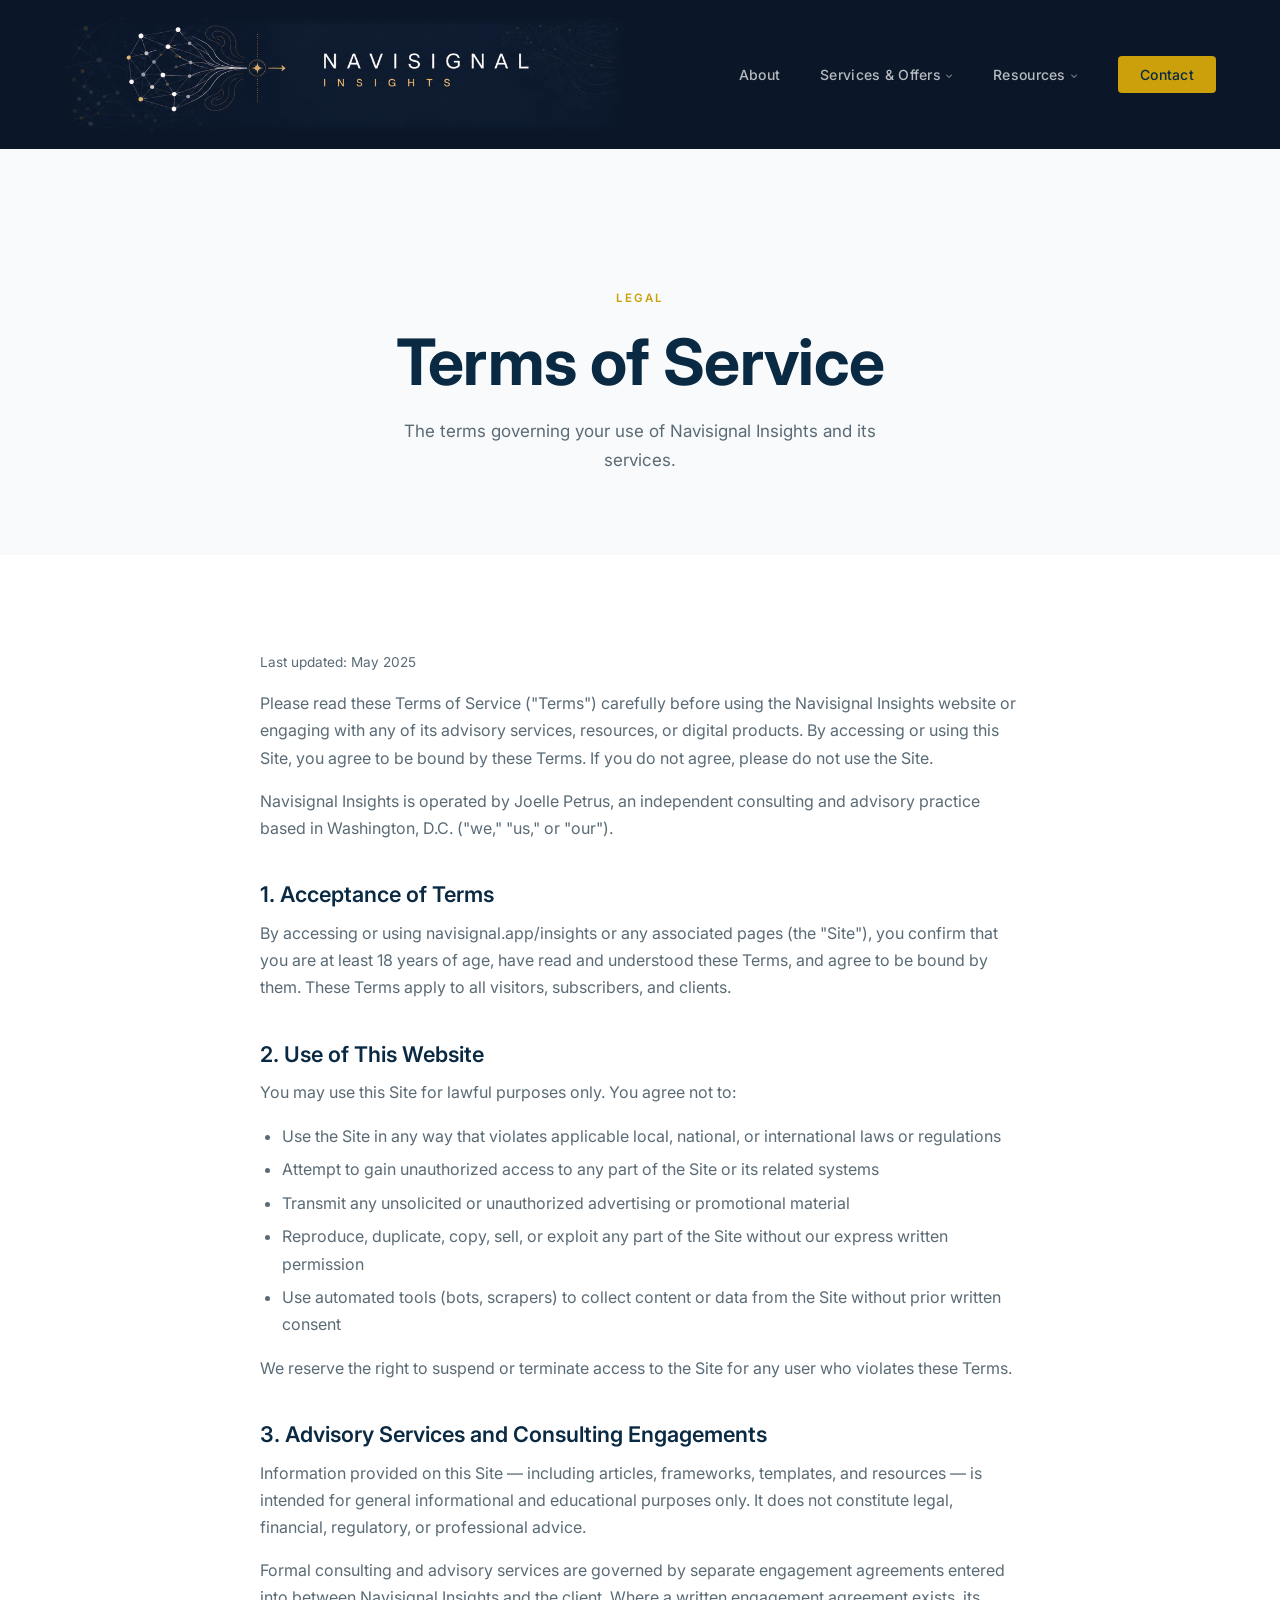
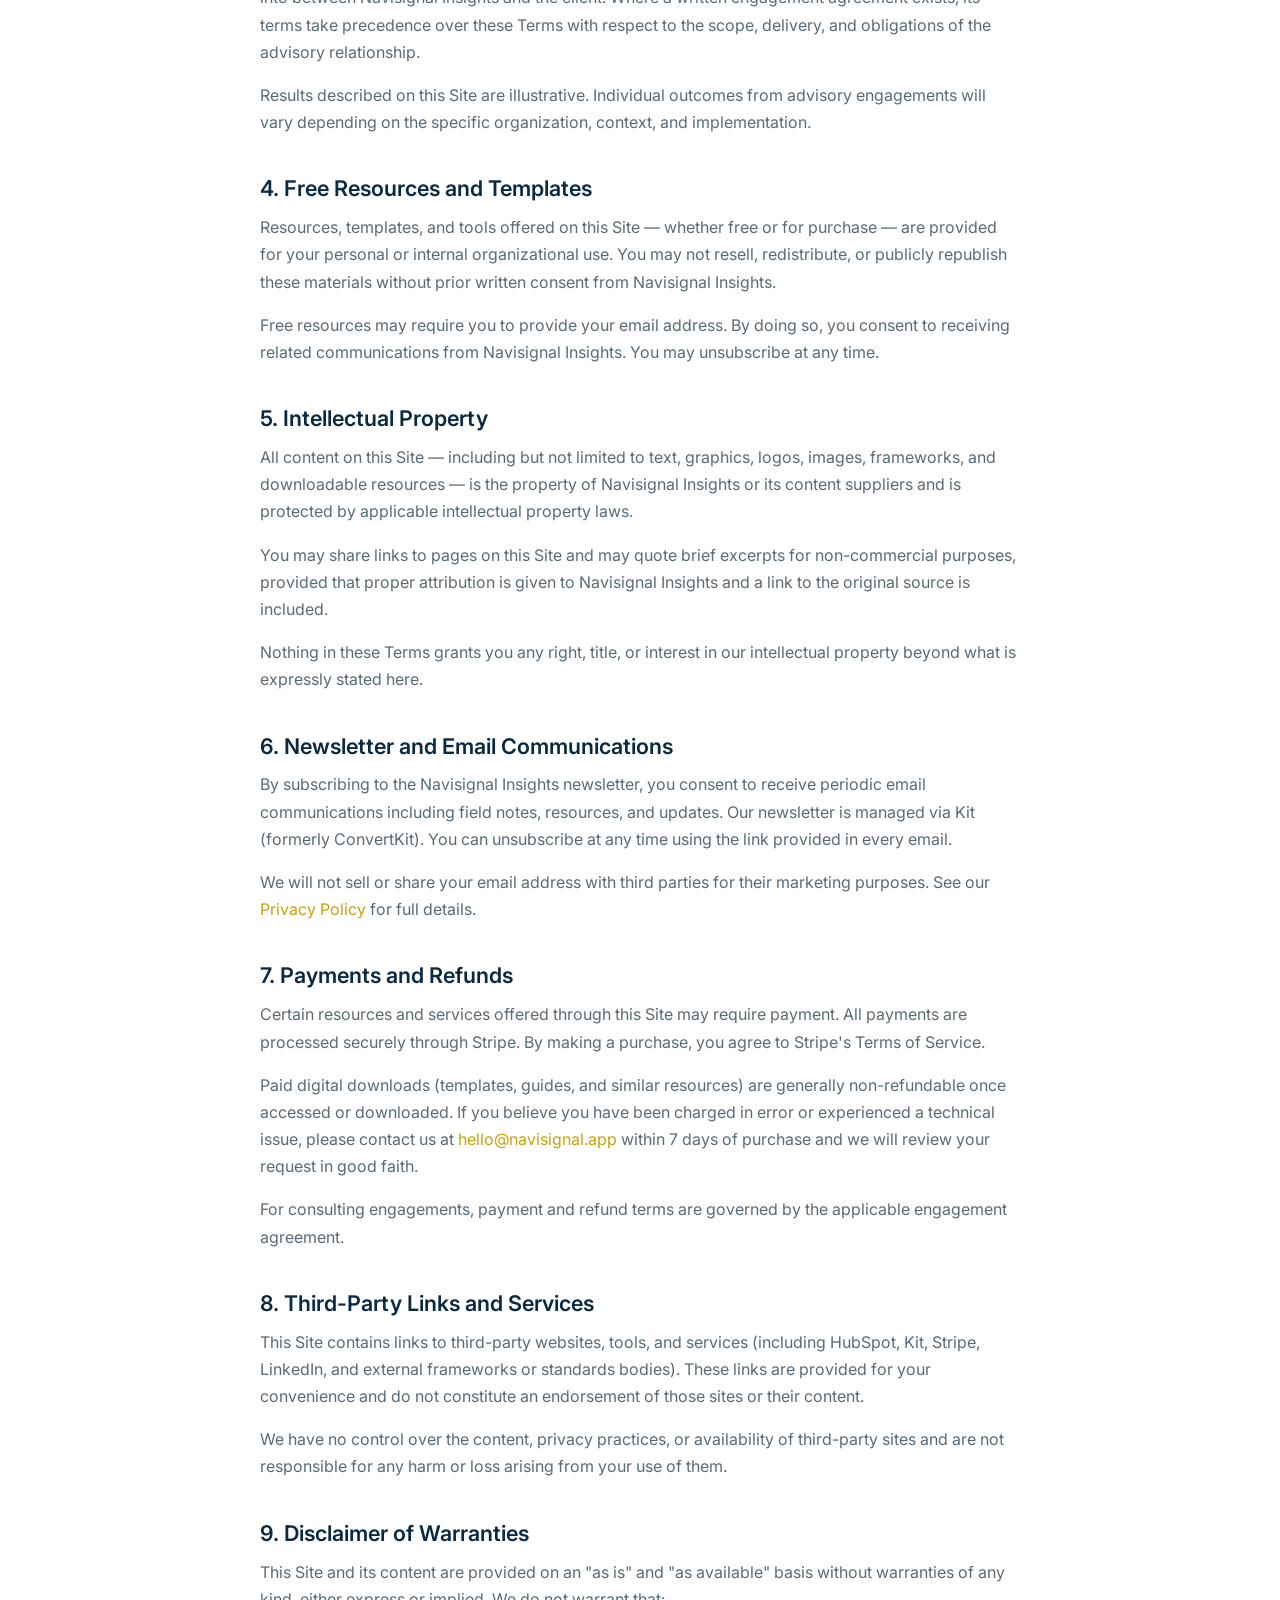
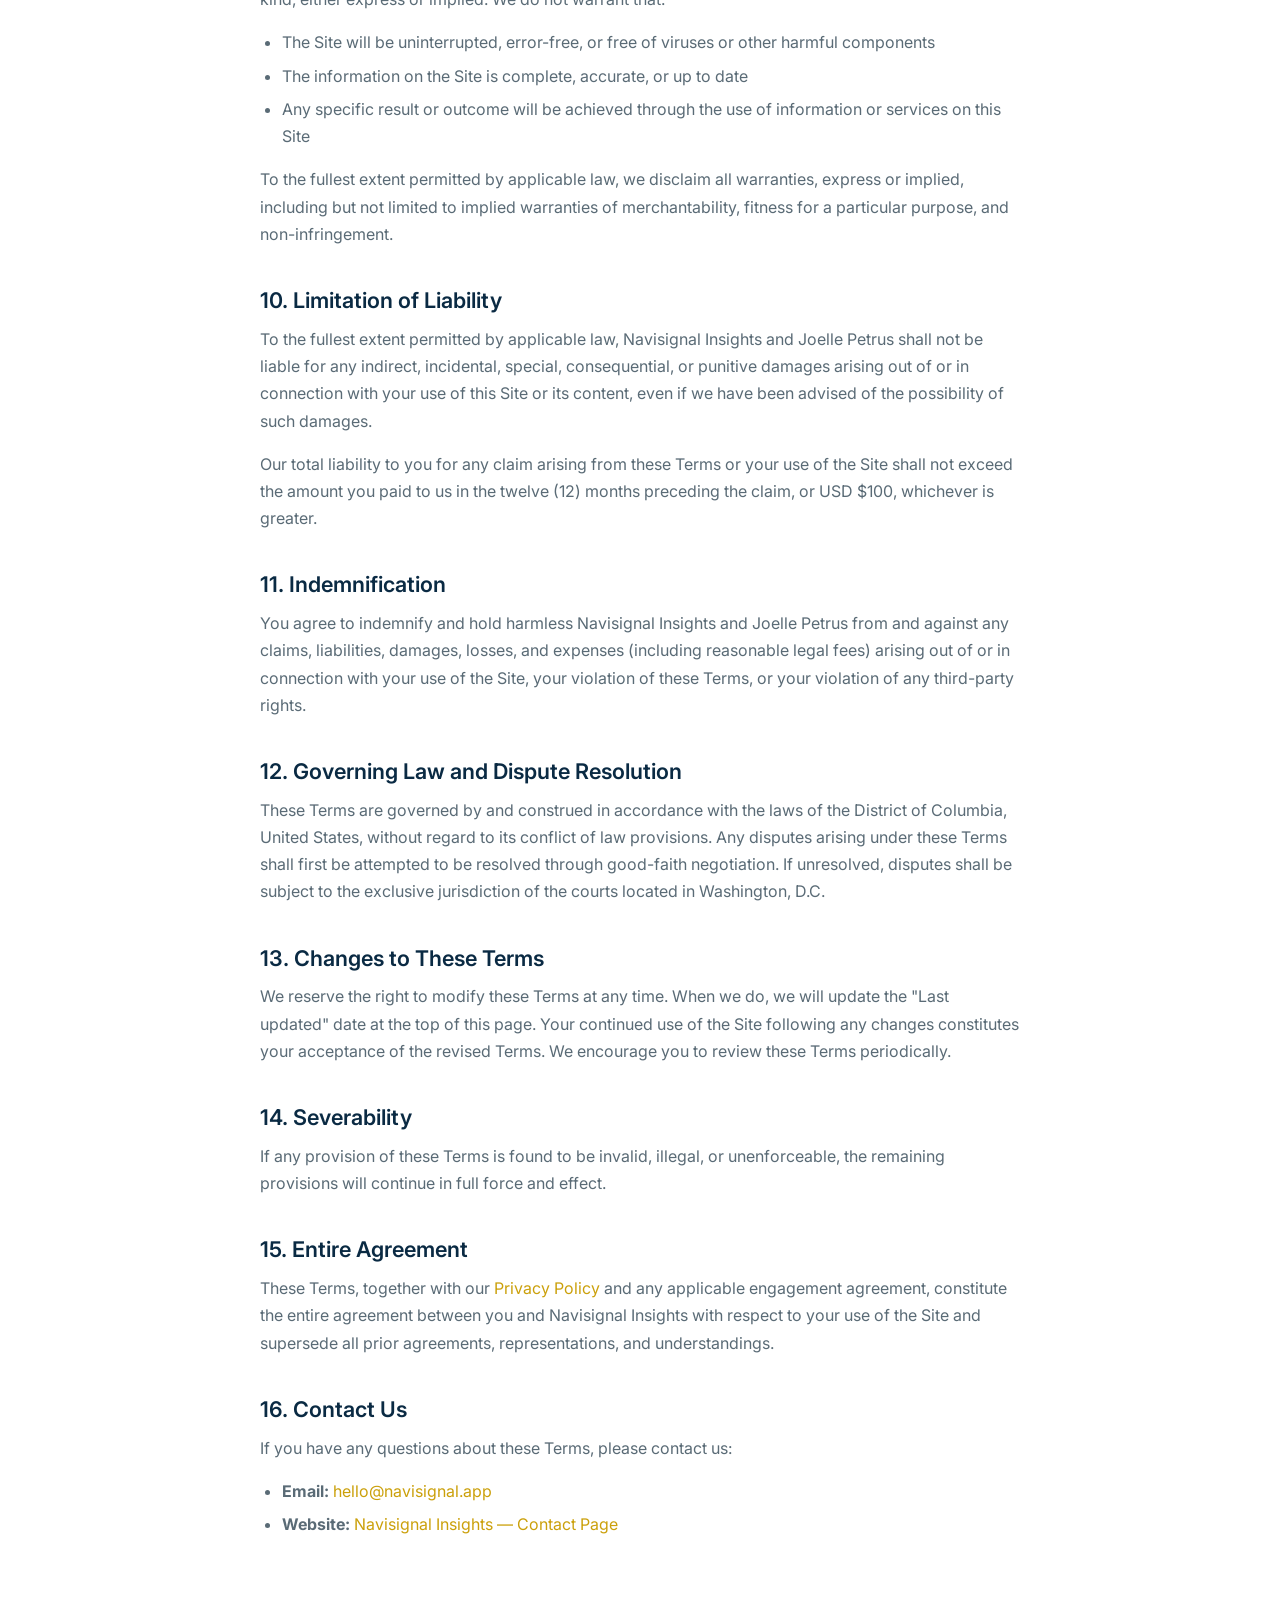
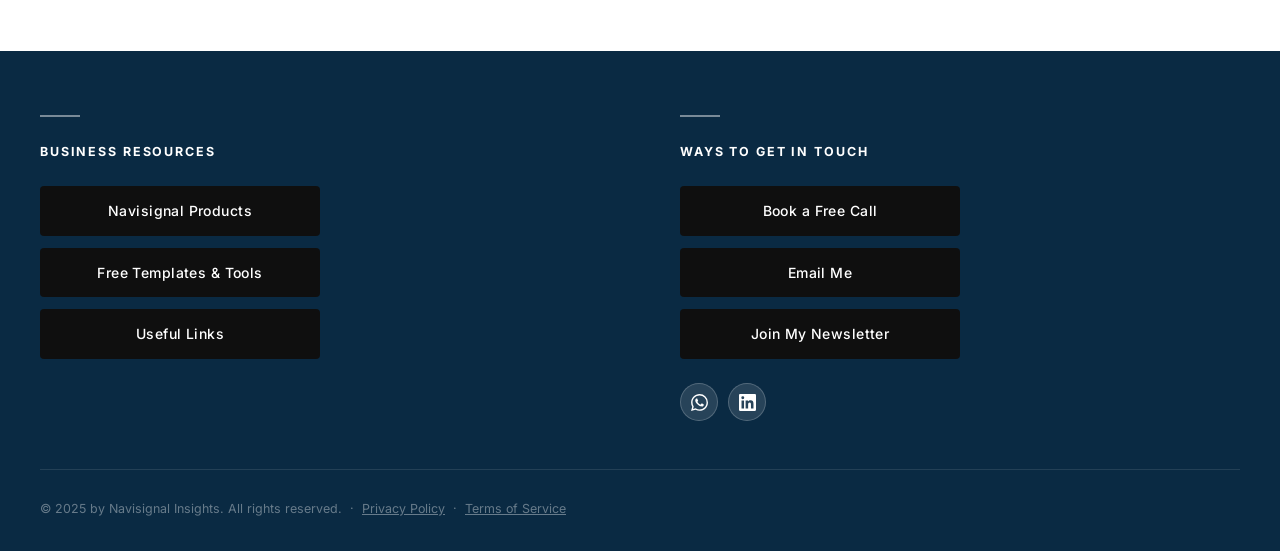
<file: terms.html>
<!DOCTYPE html>
<html lang="en">
<head>
  <meta charset="UTF-8">
  <link rel="icon" href="assets/navisignal-icon.png" type="image/png">
  <meta name="viewport" content="width=device-width, initial-scale=1.0">
  <title>Terms of Service | Navisignal Insights</title>
  <meta name="description" content="Terms of Service for Navisignal Insights — the terms governing your use of this website and services.">
  <link rel="canonical" href="https://navisignalinsights.com/terms.html">
  <link rel="preconnect" href="https://fonts.googleapis.com">
  <link rel="preconnect" href="https://fonts.gstatic.com" crossorigin>
  <link href="https://fonts.googleapis.com/css2?family=Inter:wght@300;400;500;600;700;800;900&family=Merriweather:ital,wght@0,300;0,400;0,700;1,300;1,400&display=swap" rel="stylesheet">
  <link rel="stylesheet" href="css/styles.css">
  <style>
    .legal-content { max-width: 760px; margin: 0 auto; }
    .legal-content h2 { font-size: 1.35rem; margin-top: 2.5rem; margin-bottom: 0.75rem; }
    .legal-content h3 { font-size: 1.05rem; margin-top: 1.75rem; margin-bottom: 0.5rem; }
    .legal-content p  { color: var(--text-muted); margin-bottom: 1rem; }
    .legal-content ul { padding-left: 1.4rem; margin-bottom: 1rem; color: var(--text-muted); }
    .legal-content ul li { margin-bottom: 0.4rem; }
    .legal-content a  { color: var(--gold); }
    .legal-meta { font-size: 0.85rem; color: var(--steel); margin-bottom: 2.5rem; }
  </style>
</head>
<body>

  <!-- Navigation -->
  <nav class="navbar" id="navbar">
    <div class="nav-inner">
      <a href="index.html" class="nav-logo">
        <img src="assets/navisignal-banner.png" class="nav-logo-banner-img" alt="Navisignal Insights">
      </a>
      <ul class="nav-links">
        <li><a href="about.html">About</a></li>
        <li class="nav-item">
          <a href="services.html" class="dropdown-toggle" aria-expanded="false">Services &amp; Offers</a>
          <ul class="dropdown-menu">
            <li><a href="services.html#sustainability">Corporate Sustainability</a></li>
            <li><a href="services.html#development">Global Development</a></li>
            <li><a href="services.html#development">Supply Chain &amp; Human Rights</a></li>
            <li><a href="services.html#ai-adoption">AI Adoption</a></li>
          </ul>
        </li>
        <li class="nav-item">
          <a href="#" class="dropdown-toggle" aria-expanded="false">Resources</a>
          <ul class="dropdown-menu">
            <li><a href="portfolio.html">My Portfolio</a></li>
            <li><a href="useful-links.html">Useful Links</a></li>
            <li><a href="free-stuff.html">Free Templates &amp; Tools</a></li>
          </ul>
        </li>
        <li><a href="contact.html" class="nav-cta">Contact</a></li>
      </ul>
      <button class="nav-toggle" id="navToggle" aria-label="Toggle navigation">
        <span></span><span></span><span></span>
      </button>
    </div>
  </nav>

  <!-- Mobile Nav -->
  <div class="nav-overlay" id="navOverlay">
    <ul class="nav-links">
      <li><a href="about.html">About</a></li>
      <li class="nav-item">
        <a href="services.html" class="dropdown-toggle" aria-expanded="false">Services &amp; Offers</a>
        <ul class="dropdown-menu">
          <li><a href="services.html#sustainability">Corporate Sustainability</a></li>
          <li><a href="services.html#development">Global Development</a></li>
          <li><a href="services.html#ai-adoption">AI Adoption</a></li>
        </ul>
      </li>
      <li><a href="portfolio.html">My Portfolio</a></li>
      <li><a href="useful-links.html">Useful Links</a></li>
      <li><a href="free-stuff.html">Free Templates &amp; Tools</a></li>
      <li><a href="contact.html">Contact</a></li>
    </ul>
  </div>

  <!-- Page Hero -->
  <section class="page-hero">
    <div class="page-hero-inner">
      <div class="section-label">Legal</div>
      <h1>Terms of Service</h1>
      <p>The terms governing your use of Navisignal Insights and its services.</p>
    </div>
  </section>

  <!-- Content -->
  <section class="section">
    <div class="container">
      <div class="legal-content">
        <p class="legal-meta">Last updated: May 2025</p>

        <p>
          Please read these Terms of Service ("Terms") carefully before using the Navisignal Insights website or engaging with any of its advisory services, resources, or digital products. By accessing or using this Site, you agree to be bound by these Terms. If you do not agree, please do not use the Site.
        </p>
        <p>
          Navisignal Insights is operated by Joelle Petrus, an independent consulting and advisory practice based in Washington, D.C. ("we," "us," or "our").
        </p>

        <h2>1. Acceptance of Terms</h2>
        <p>
          By accessing or using navisignal.app/insights or any associated pages (the "Site"), you confirm that you are at least 18 years of age, have read and understood these Terms, and agree to be bound by them. These Terms apply to all visitors, subscribers, and clients.
        </p>

        <h2>2. Use of This Website</h2>
        <p>You may use this Site for lawful purposes only. You agree not to:</p>
        <ul>
          <li>Use the Site in any way that violates applicable local, national, or international laws or regulations</li>
          <li>Attempt to gain unauthorized access to any part of the Site or its related systems</li>
          <li>Transmit any unsolicited or unauthorized advertising or promotional material</li>
          <li>Reproduce, duplicate, copy, sell, or exploit any part of the Site without our express written permission</li>
          <li>Use automated tools (bots, scrapers) to collect content or data from the Site without prior written consent</li>
        </ul>
        <p>We reserve the right to suspend or terminate access to the Site for any user who violates these Terms.</p>

        <h2>3. Advisory Services and Consulting Engagements</h2>
        <p>
          Information provided on this Site — including articles, frameworks, templates, and resources — is intended for general informational and educational purposes only. It does not constitute legal, financial, regulatory, or professional advice.
        </p>
        <p>
          Formal consulting and advisory services are governed by separate engagement agreements entered into between Navisignal Insights and the client. Where a written engagement agreement exists, its terms take precedence over these Terms with respect to the scope, delivery, and obligations of the advisory relationship.
        </p>
        <p>
          Results described on this Site are illustrative. Individual outcomes from advisory engagements will vary depending on the specific organization, context, and implementation.
        </p>

        <h2>4. Free Resources and Templates</h2>
        <p>
          Resources, templates, and tools offered on this Site — whether free or for purchase — are provided for your personal or internal organizational use. You may not resell, redistribute, or publicly republish these materials without prior written consent from Navisignal Insights.
        </p>
        <p>
          Free resources may require you to provide your email address. By doing so, you consent to receiving related communications from Navisignal Insights. You may unsubscribe at any time.
        </p>

        <h2>5. Intellectual Property</h2>
        <p>
          All content on this Site — including but not limited to text, graphics, logos, images, frameworks, and downloadable resources — is the property of Navisignal Insights or its content suppliers and is protected by applicable intellectual property laws.
        </p>
        <p>
          You may share links to pages on this Site and may quote brief excerpts for non-commercial purposes, provided that proper attribution is given to Navisignal Insights and a link to the original source is included.
        </p>
        <p>
          Nothing in these Terms grants you any right, title, or interest in our intellectual property beyond what is expressly stated here.
        </p>

        <h2>6. Newsletter and Email Communications</h2>
        <p>
          By subscribing to the Navisignal Insights newsletter, you consent to receive periodic email communications including field notes, resources, and updates. Our newsletter is managed via Kit (formerly ConvertKit). You can unsubscribe at any time using the link provided in every email.
        </p>
        <p>
          We will not sell or share your email address with third parties for their marketing purposes. See our <a href="privacy.html">Privacy Policy</a> for full details.
        </p>

        <h2>7. Payments and Refunds</h2>
        <p>
          Certain resources and services offered through this Site may require payment. All payments are processed securely through Stripe. By making a purchase, you agree to Stripe's Terms of Service.
        </p>
        <p>
          Paid digital downloads (templates, guides, and similar resources) are generally non-refundable once accessed or downloaded. If you believe you have been charged in error or experienced a technical issue, please contact us at <a href="mailto:hello@navisignal.app">hello@navisignal.app</a> within 7 days of purchase and we will review your request in good faith.
        </p>
        <p>
          For consulting engagements, payment and refund terms are governed by the applicable engagement agreement.
        </p>

        <h2>8. Third-Party Links and Services</h2>
        <p>
          This Site contains links to third-party websites, tools, and services (including HubSpot, Kit, Stripe, LinkedIn, and external frameworks or standards bodies). These links are provided for your convenience and do not constitute an endorsement of those sites or their content.
        </p>
        <p>
          We have no control over the content, privacy practices, or availability of third-party sites and are not responsible for any harm or loss arising from your use of them.
        </p>

        <h2>9. Disclaimer of Warranties</h2>
        <p>
          This Site and its content are provided on an "as is" and "as available" basis without warranties of any kind, either express or implied. We do not warrant that:
        </p>
        <ul>
          <li>The Site will be uninterrupted, error-free, or free of viruses or other harmful components</li>
          <li>The information on the Site is complete, accurate, or up to date</li>
          <li>Any specific result or outcome will be achieved through the use of information or services on this Site</li>
        </ul>
        <p>
          To the fullest extent permitted by applicable law, we disclaim all warranties, express or implied, including but not limited to implied warranties of merchantability, fitness for a particular purpose, and non-infringement.
        </p>

        <h2>10. Limitation of Liability</h2>
        <p>
          To the fullest extent permitted by applicable law, Navisignal Insights and Joelle Petrus shall not be liable for any indirect, incidental, special, consequential, or punitive damages arising out of or in connection with your use of this Site or its content, even if we have been advised of the possibility of such damages.
        </p>
        <p>
          Our total liability to you for any claim arising from these Terms or your use of the Site shall not exceed the amount you paid to us in the twelve (12) months preceding the claim, or USD $100, whichever is greater.
        </p>

        <h2>11. Indemnification</h2>
        <p>
          You agree to indemnify and hold harmless Navisignal Insights and Joelle Petrus from and against any claims, liabilities, damages, losses, and expenses (including reasonable legal fees) arising out of or in connection with your use of the Site, your violation of these Terms, or your violation of any third-party rights.
        </p>

        <h2>12. Governing Law and Dispute Resolution</h2>
        <p>
          These Terms are governed by and construed in accordance with the laws of the District of Columbia, United States, without regard to its conflict of law provisions. Any disputes arising under these Terms shall first be attempted to be resolved through good-faith negotiation. If unresolved, disputes shall be subject to the exclusive jurisdiction of the courts located in Washington, D.C.
        </p>

        <h2>13. Changes to These Terms</h2>
        <p>
          We reserve the right to modify these Terms at any time. When we do, we will update the "Last updated" date at the top of this page. Your continued use of the Site following any changes constitutes your acceptance of the revised Terms. We encourage you to review these Terms periodically.
        </p>

        <h2>14. Severability</h2>
        <p>
          If any provision of these Terms is found to be invalid, illegal, or unenforceable, the remaining provisions will continue in full force and effect.
        </p>

        <h2>15. Entire Agreement</h2>
        <p>
          These Terms, together with our <a href="privacy.html">Privacy Policy</a> and any applicable engagement agreement, constitute the entire agreement between you and Navisignal Insights with respect to your use of the Site and supersede all prior agreements, representations, and understandings.
        </p>

        <h2>16. Contact Us</h2>
        <p>If you have any questions about these Terms, please contact us:</p>
        <ul>
          <li><strong>Email:</strong> <a href="mailto:hello@navisignal.app">hello@navisignal.app</a></li>
          <li><strong>Website:</strong> <a href="contact.html">Navisignal Insights — Contact Page</a></li>
        </ul>
      </div>
    </div>
  </section>

  <!-- Footer -->
  <footer class="footer">
    <div class="footer-inner">
      <div class="footer-top-grid">
        <div>
          <div class="footer-rule"></div>
          <div class="footer-col-heading">Business Resources</div>
          <div class="footer-btn-list">
            <a href="https://navisignal.app" target="_blank" rel="noopener" class="btn btn-dark">Navisignal Products</a>
            <a href="free-stuff.html"    class="btn btn-dark">Free Templates &amp; Tools</a>
            <a href="useful-links.html"  class="btn btn-dark">Useful Links</a>
          </div>
        </div>
        <div>
          <div class="footer-rule"></div>
          <div class="footer-col-heading">Ways to Get in Touch</div>
          <div class="footer-btn-list">
            <a href="https://meetings-na2.hubspot.com/joelle-petrus?uuid=69f3a4a6-a9e7-40e0-9b97-94e263d80967" target="_blank" rel="noopener" class="btn btn-dark">Book a Free Call</a>
            <a href="mailto:hello@navisignal.app" class="btn btn-dark">Email Me</a>
            <a href="free-stuff.html#newsletter" class="btn btn-dark">Join My Newsletter</a>
          </div>
          <div class="footer-social-row">
            <a href="https://wa.me/12026742263" target="_blank" rel="noopener" class="social-icon-link" aria-label="WhatsApp">
              <svg viewBox="0 0 24 24" fill="currentColor"><path d="M17.472 14.382c-.297-.149-1.758-.867-2.03-.967-.273-.099-.471-.148-.67.15-.197.297-.767.966-.94 1.164-.173.199-.347.223-.644.075-.297-.15-1.255-.463-2.39-1.475-.883-.788-1.48-1.761-1.653-2.059-.173-.297-.018-.458.13-.606.134-.133.298-.347.446-.52.149-.174.198-.298.298-.497.099-.198.05-.371-.025-.52-.075-.149-.669-1.612-.916-2.207-.242-.579-.487-.5-.669-.51-.173-.008-.371-.01-.57-.01-.198 0-.52.074-.792.372-.272.297-1.04 1.016-1.04 2.479 0 1.462 1.065 2.875 1.213 3.074.149.198 2.096 3.2 5.077 4.487.709.306 1.262.489 1.694.625.712.227 1.36.195 1.871.118.571-.085 1.758-.719 2.006-1.413.248-.694.248-1.289.173-1.413-.074-.124-.272-.198-.57-.347m-5.421 7.403h-.004a9.87 9.87 0 01-5.031-1.378l-.361-.214-3.741.982.998-3.648-.235-.374a9.86 9.86 0 01-1.51-5.26c.001-5.45 4.436-9.884 9.888-9.884 2.64 0 5.122 1.03 6.988 2.898a9.825 9.825 0 012.893 6.994c-.003 5.45-4.437 9.884-9.885 9.884m8.413-18.297A11.815 11.815 0 0012.05 0C5.495 0 .16 5.335.157 11.892c0 2.096.547 4.142 1.588 5.945L.057 24l6.305-1.654a11.882 11.882 0 005.683 1.448h.005c6.554 0 11.890-5.335 11.893-11.893a11.821 11.821 0 00-3.48-8.413Z"/></svg>
            </a>
            <a href="https://www.linkedin.com/in/joellepetrus/" target="_blank" rel="noopener" class="social-icon-link" aria-label="LinkedIn">
              <svg viewBox="0 0 24 24" fill="currentColor"><path d="M20.447 20.452h-3.554v-5.569c0-1.328-.027-3.037-1.852-3.037-1.853 0-2.136 1.445-2.136 2.939v5.667H9.351V9h3.414v1.561h.046c.477-.9 1.637-1.85 3.37-1.85 3.601 0 4.267 2.37 4.267 5.455v6.286zM5.337 7.433a2.062 2.062 0 01-2.063-2.065 2.064 2.064 0 112.063 2.065zm1.782 13.019H3.555V9h3.564v11.452zM22.225 0H1.771C.792 0 0 .774 0 1.729v20.542C0 23.227.792 24 1.771 24h20.451C23.2 24 24 23.227 24 22.271V1.729C24 .774 23.2 0 22.222 0h.003z"/></svg>
            </a>
          </div>
        </div>
      </div>
      <p class="footer-copy">© 2025 by Navisignal Insights. All rights reserved. &nbsp;·&nbsp; <a href="privacy.html" style="color:inherit;text-decoration:underline;">Privacy Policy</a> &nbsp;·&nbsp; <a href="terms.html" style="color:inherit;text-decoration:underline;">Terms of Service</a></p>
    </div>
  </footer>

  <script src="js/main.js"></script>
</body>
</html>
</file>
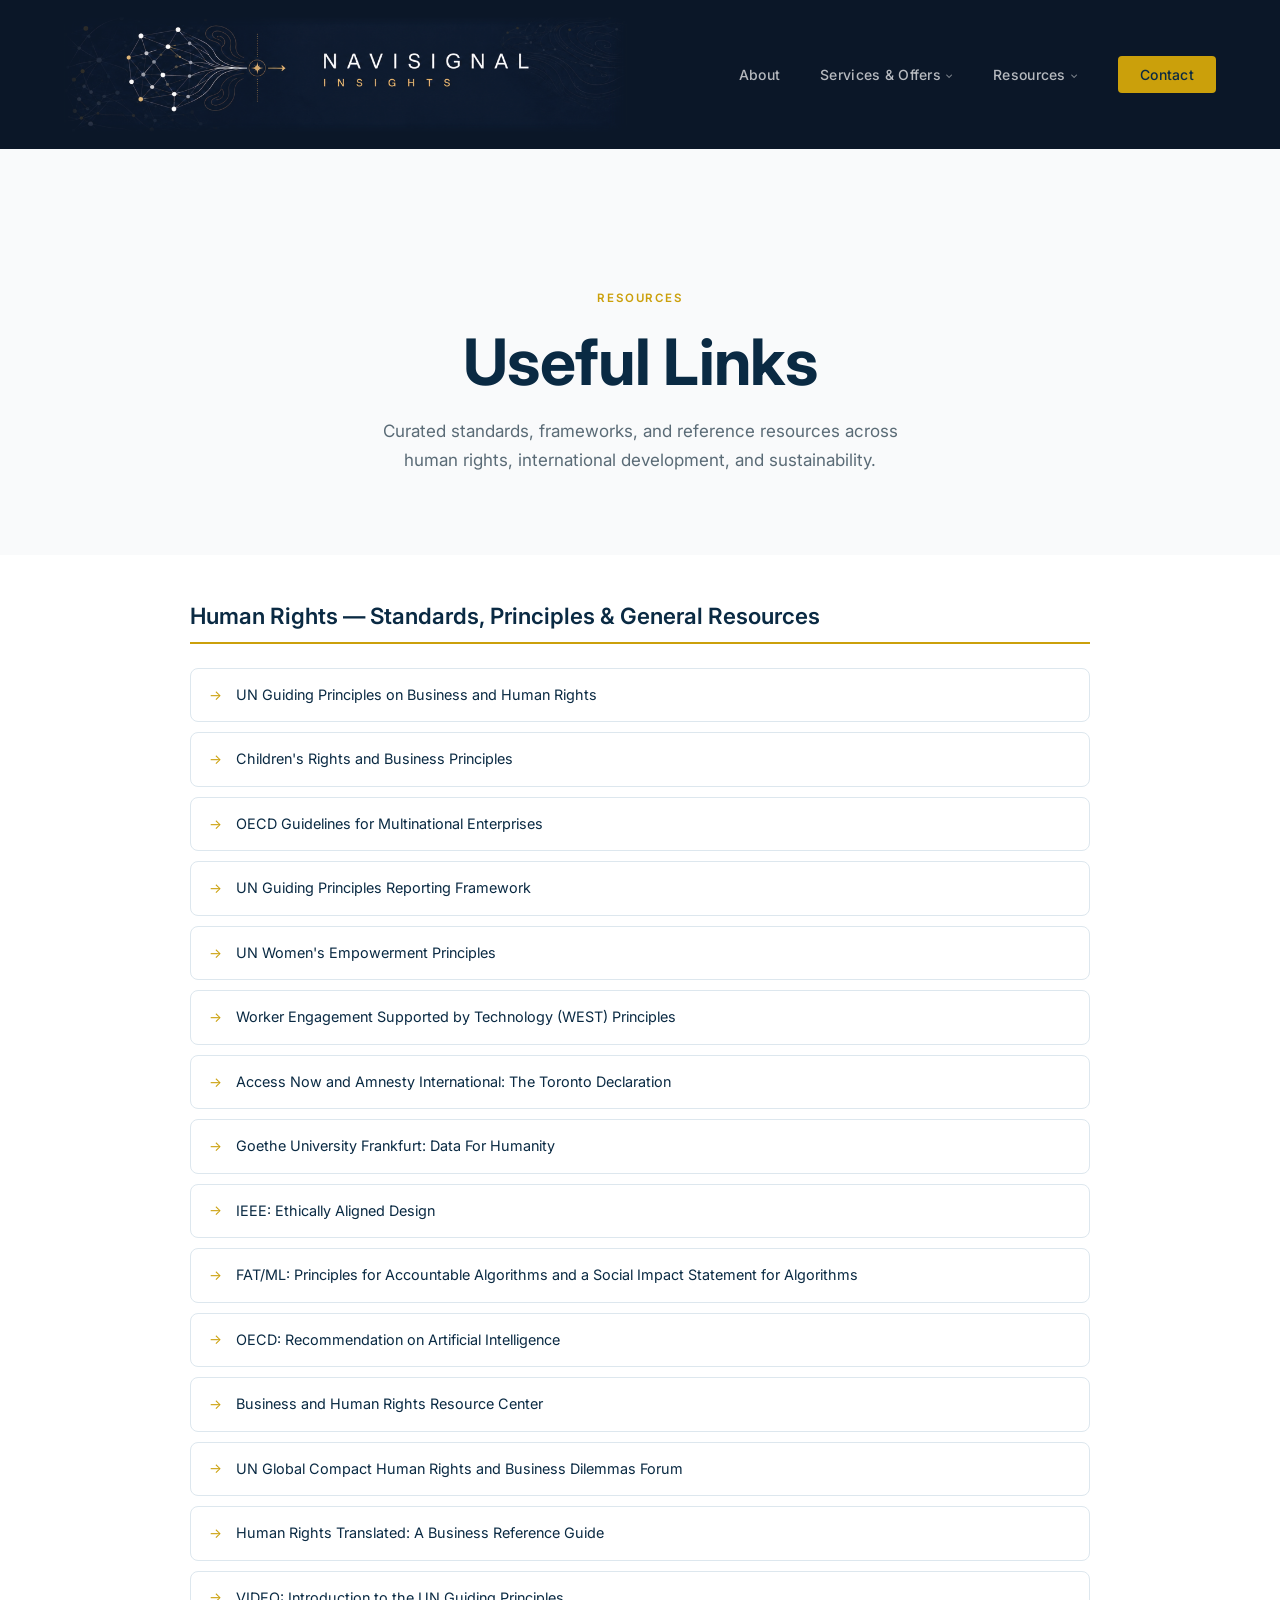
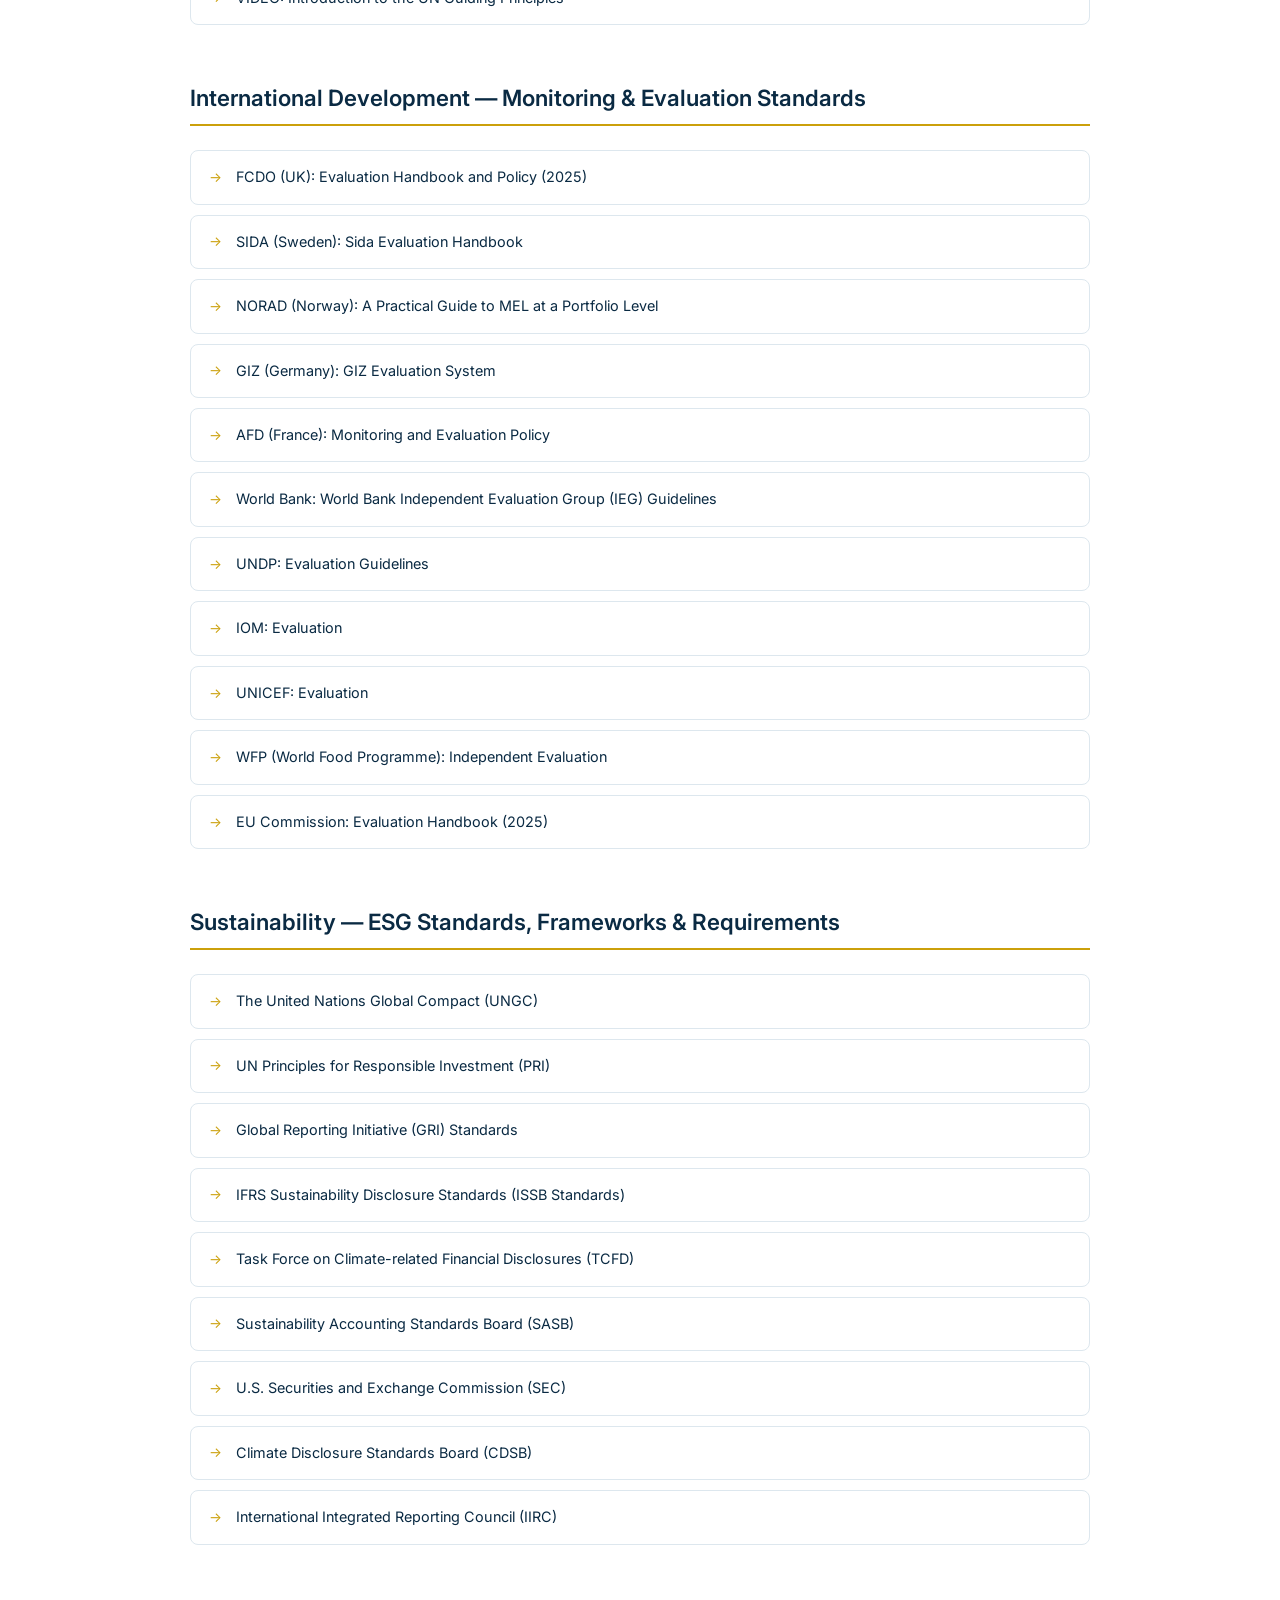
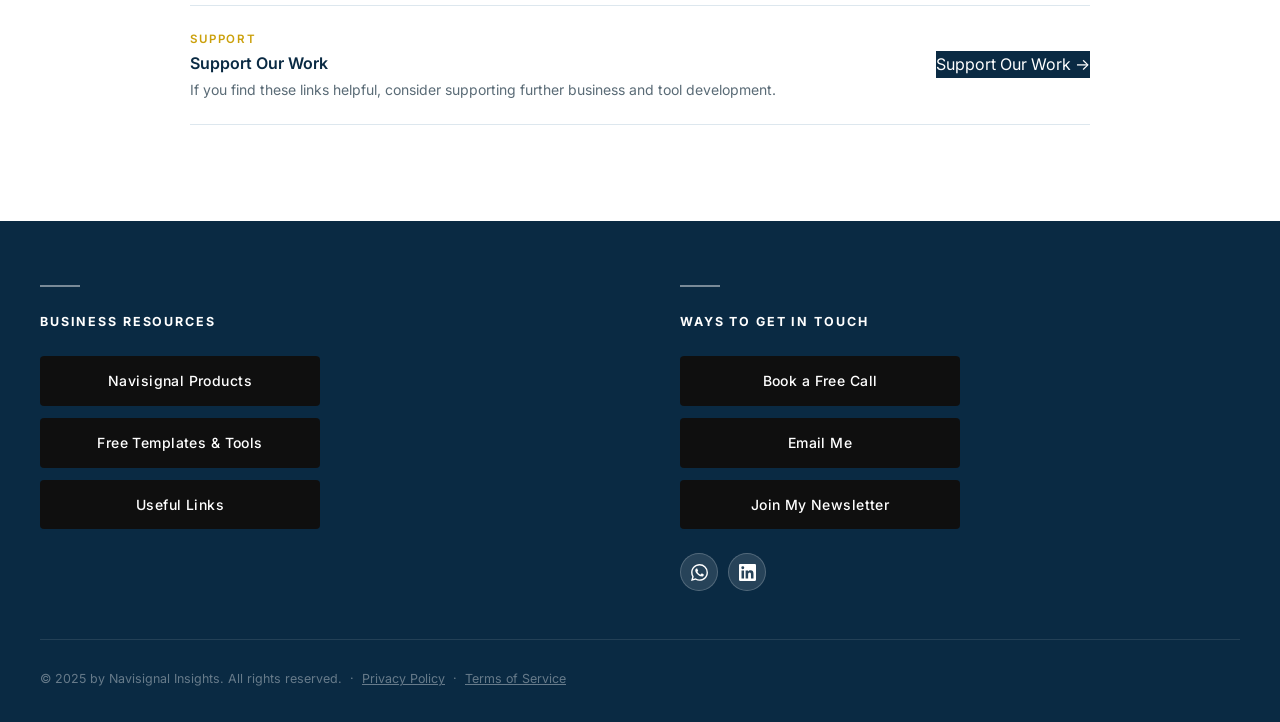
<file: useful-links.html>
<!DOCTYPE html>
<html lang="en">
<head>
  <meta charset="UTF-8">
  <link rel="icon" href="assets/navisignal-icon.png" type="image/png">
  <meta name="viewport" content="width=device-width, initial-scale=1.0">
  <title>Useful Links | Navisignal Insights</title>
  <meta name="description" content="Curated standards, frameworks, and resources on human rights, international development M&E, and sustainability ESG.">
  <link rel="canonical" href="https://navisignalinsights.com/useful-links.html">
  <meta property="og:type" content="website">
  <meta property="og:site_name" content="Navisignal Insights">
  <meta property="og:title" content="Useful Links | Navisignal Insights">
  <meta property="og:description" content="Curated standards, frameworks, and resources on human rights, international development M&E, and sustainability ESG.">
  <meta property="og:url" content="https://navisignalinsights.com/useful-links.html">
  <meta property="og:image" content="https://navisignalinsights.com/assets/navisignal-banner.png">
  <meta name="twitter:card" content="summary_large_image">
  <meta name="twitter:title" content="Useful Links | Navisignal Insights">
  <meta name="twitter:description" content="Curated standards, frameworks, and resources on human rights, international development M&E, and sustainability ESG.">
  <meta name="twitter:image" content="https://navisignalinsights.com/assets/navisignal-banner.png">
  <meta name="robots" content="index, follow">
  <script type="application/ld+json">
  {
    "@context": "https://schema.org",
    "@type": "CollectionPage",
    "name": "Useful Links | Navisignal Insights",
    "url": "https://navisignalinsights.com/useful-links.html",
    "description": "Curated standards, frameworks, and reference resources on human rights, international development monitoring & evaluation, and sustainability ESG — compiled by Navisignal Insights.",
    "author": {
      "@type": "Person",
      "name": "Joelle Petrus",
      "url": "https://navisignalinsights.com/about.html"
    },
    "about": ["Human Rights Standards", "International Development Evaluation", "ESG Frameworks", "Sustainability Disclosure Standards"]
  }
  </script>
  <link rel="preconnect" href="https://fonts.googleapis.com">
  <link rel="preconnect" href="https://fonts.gstatic.com" crossorigin>
  <link href="https://fonts.googleapis.com/css2?family=Inter:wght@300;400;500;600;700;800;900&family=Merriweather:ital,wght@0,300;0,400;0,700;1,300;1,400&display=swap" rel="stylesheet">
  <link rel="stylesheet" href="css/styles.css">
  <script src="https://navisignal.kit.com/commerce.js" async defer></script>
</head>
<body>

  <!-- Navigation -->
  <nav class="navbar" id="navbar">
    <div class="nav-inner">
      <a href="index.html" class="nav-logo">
        <img src="assets/navisignal-banner.png" class="nav-logo-banner-img" alt="Navisignal Insights">
      </a>
      <ul class="nav-links">
        <li><a href="about.html">About</a></li>
        <li class="nav-item">
          <a href="services.html" class="dropdown-toggle" aria-expanded="false">Services &amp; Offers</a>
          <ul class="dropdown-menu">
            <li><a href="services.html#sustainability">Corporate Sustainability</a></li>
            <li><a href="services.html#development">Global Development</a></li>
            <li><a href="services.html#development">Supply Chain &amp; Human Rights</a></li>
            <li><a href="services.html#ai-adoption">AI Adoption</a></li>
          </ul>
        </li>
        <li class="nav-item">
          <a href="#" class="dropdown-toggle" aria-expanded="false">Resources</a>
          <ul class="dropdown-menu">
            <li><a href="portfolio.html">My Portfolio</a></li>
            <li><a href="useful-links.html" class="active">Useful Links</a></li>
            <li><a href="free-stuff.html">Free Templates &amp; Tools</a></li>
          </ul>
        </li>
        <li><a href="contact.html" class="nav-cta">Contact</a></li>
      </ul>
      <button class="nav-toggle" id="navToggle" aria-label="Toggle navigation">
        <span></span><span></span><span></span>
      </button>
    </div>
  </nav>

  <!-- Mobile Nav -->
  <div class="nav-overlay" id="navOverlay">
    <ul class="nav-links">
      <li><a href="about.html">About</a></li>
      <li class="nav-item">
          <a href="services.html" class="dropdown-toggle" aria-expanded="false">Services &amp; Offers</a>
          <ul class="dropdown-menu">
            <li><a href="services.html#sustainability">Corporate Sustainability</a></li>
            <li><a href="services.html#development">Global Development</a></li>
            <li><a href="services.html#development">Supply Chain &amp; Human Rights</a></li>
            <li><a href="services.html#ai-adoption">AI Adoption</a></li>
          </ul>
        </li>
      <li><a href="portfolio.html">My Portfolio</a></li>
      <li><a href="useful-links.html">Useful Links</a></li>
      <li><a href="free-stuff.html">Free Templates &amp; Tools</a></li>
      <li><a href="contact.html">Contact</a></li>
    </ul>
  </div>

  <!-- Page Hero -->
  <section class="page-hero">
    <div class="page-hero-inner">
      <div class="section-label">Resources</div>
      <h1>Useful Links</h1>
      <p>Curated standards, frameworks, and reference resources across human rights, international development, and sustainability.</p>
    </div>
  </section>

  <!-- Links Content -->
  <div class="links-page">
    <div class="links-inner">

      <!-- Human Rights -->
      <div class="links-category">
        <h2 class="links-category-title">Human Rights — Standards, Principles &amp; General Resources</h2>
        <div class="links-grid">
          <a href="https://www.ohchr.org/en/publications/reference-publications/guiding-principles-business-and-human-rights" target="_blank" rel="noopener" class="link-card">UN Guiding Principles on Business and Human Rights</a>
          <a href="https://www.unicef.org/corporate-responsibility/childrens-rights-business-principles" target="_blank" rel="noopener" class="link-card">Children's Rights and Business Principles</a>
          <a href="https://mneguidelines.oecd.org/mneguidelines/" target="_blank" rel="noopener" class="link-card">OECD Guidelines for Multinational Enterprises</a>
          <a href="https://www.ungpreporting.org/" target="_blank" rel="noopener" class="link-card">UN Guiding Principles Reporting Framework</a>
          <a href="https://www.weprinciples.org/" target="_blank" rel="noopener" class="link-card">UN Women's Empowerment Principles</a>
          <a href="https://westprinciples.org/" target="_blank" rel="noopener" class="link-card">Worker Engagement Supported by Technology (WEST) Principles</a>
          <a href="https://www.accessnow.org/the-toronto-declaration/" target="_blank" rel="noopener" class="link-card">Access Now and Amnesty International: The Toronto Declaration</a>
          <a href="https://dataforhumanity.info/" target="_blank" rel="noopener" class="link-card">Goethe University Frankfurt: Data For Humanity</a>
          <a href="https://ethicsinaction.ieee.org/" target="_blank" rel="noopener" class="link-card">IEEE: Ethically Aligned Design</a>
          <a href="https://www.fatml.org/" target="_blank" rel="noopener" class="link-card">FAT/ML: Principles for Accountable Algorithms and a Social Impact Statement for Algorithms</a>
          <a href="https://oecd.ai/en/ai-principles" target="_blank" rel="noopener" class="link-card">OECD: Recommendation on Artificial Intelligence</a>
          <a href="https://www.business-humanrights.org/" target="_blank" rel="noopener" class="link-card">Business and Human Rights Resource Center</a>
          <a href="https://hrbdf.org/" target="_blank" rel="noopener" class="link-card">UN Global Compact Human Rights and Business Dilemmas Forum</a>
          <a href="https://www.ifc.org/en/topics/sustainability/people/human-rights-translated" target="_blank" rel="noopener" class="link-card">Human Rights Translated: A Business Reference Guide</a>
          <a href="https://www.youtube.com/results?search_query=introduction+to+UN+guiding+principles+business+human+rights" target="_blank" rel="noopener" class="link-card">VIDEO: Introduction to the UN Guiding Principles</a>
        </div>
      </div>

      <!-- International Development M&E -->
      <div class="links-category">
        <h2 class="links-category-title">International Development — Monitoring &amp; Evaluation Standards</h2>
        <div class="links-grid">
          <a href="https://www.gov.uk/government/publications/evaluation-handbook" target="_blank" rel="noopener" class="link-card">FCDO (UK): Evaluation Handbook and Policy (2025)</a>
          <a href="https://www.sida.se/en/for-partners/methods-and-tools/evaluation" target="_blank" rel="noopener" class="link-card">SIDA (Sweden): Sida Evaluation Handbook</a>
          <a href="https://norad.no/en/toolspublications/publications/2021/a-practical-guide-to-mel-at-a-portfolio-level/" target="_blank" rel="noopener" class="link-card">NORAD (Norway): A Practical Guide to MEL at a Portfolio Level</a>
          <a href="https://www.giz.de/en/aboutgiz/evaluations.html" target="_blank" rel="noopener" class="link-card">GIZ (Germany): GIZ Evaluation System</a>
          <a href="https://www.afd.fr/en/ressources/evaluation-policy-afd-group" target="_blank" rel="noopener" class="link-card">AFD (France): Monitoring and Evaluation Policy</a>
          <a href="https://ieg.worldbankgroup.org/" target="_blank" rel="noopener" class="link-card">World Bank: World Bank Independent Evaluation Group (IEG) Guidelines</a>
          <a href="https://erc.undp.org/evaluation/evaluations/" target="_blank" rel="noopener" class="link-card">UNDP: Evaluation Guidelines</a>
          <a href="https://www.iom.int/evaluation" target="_blank" rel="noopener" class="link-card">IOM: Evaluation</a>
          <a href="https://www.unicef.org/evaluation/" target="_blank" rel="noopener" class="link-card">UNICEF: Evaluation</a>
          <a href="https://www.wfp.org/independent-evaluation" target="_blank" rel="noopener" class="link-card">WFP (World Food Programme): Independent Evaluation</a>
          <a href="https://commission.europa.eu/system/files/2021-07/eval_handbook_en_0.pdf" target="_blank" rel="noopener" class="link-card">EU Commission: Evaluation Handbook (2025)</a>
        </div>
      </div>

      <!-- Sustainability -->
      <div class="links-category">
        <h2 class="links-category-title">Sustainability — ESG Standards, Frameworks &amp; Requirements</h2>
        <div class="links-grid">
          <a href="https://unglobalcompact.org/" target="_blank" rel="noopener" class="link-card">The United Nations Global Compact (UNGC)</a>
          <a href="https://www.unpri.org/" target="_blank" rel="noopener" class="link-card">UN Principles for Responsible Investment (PRI)</a>
          <a href="https://www.globalreporting.org/" target="_blank" rel="noopener" class="link-card">Global Reporting Initiative (GRI) Standards</a>
          <a href="https://www.ifrs.org/groups/international-sustainability-standards-board/" target="_blank" rel="noopener" class="link-card">IFRS Sustainability Disclosure Standards (ISSB Standards)</a>
          <a href="https://www.fsb-tcfd.org/" target="_blank" rel="noopener" class="link-card">Task Force on Climate-related Financial Disclosures (TCFD)</a>
          <a href="https://sasb.org/" target="_blank" rel="noopener" class="link-card">Sustainability Accounting Standards Board (SASB)</a>
          <a href="https://www.sec.gov/" target="_blank" rel="noopener" class="link-card">U.S. Securities and Exchange Commission (SEC)</a>
          <a href="https://www.cdsb.net/" target="_blank" rel="noopener" class="link-card">Climate Disclosure Standards Board (CDSB)</a>
          <a href="https://www.integratedreporting.org/" target="_blank" rel="noopener" class="link-card">International Integrated Reporting Council (IIRC)</a>
        </div>
      </div>

      <div class="resource-item">
  <div class="resource-info">
    <div class="section-label">Support</div>
    <h3>Support Our Work</h3>
    <p> If you find these links helpful, consider supporting further business and tool development.</p>
  </div>
  <a class="convertkit-button btn-navy" href="https://navisignal.kit.com/products/navisignal?step=checkout" data-commerce>Support Our Work →</a>
</div>

      

    </div>
  </div>

  <!-- Footer -->
  <footer class="footer">
    <div class="footer-inner">
      <div class="footer-top-grid">
        <div>
          <div class="footer-rule"></div>
          <div class="footer-col-heading">Business Resources</div>
          <div class="footer-btn-list">
            <a href="https://navisignal.app" target="_blank" rel="noopener" class="btn btn-dark">Navisignal Products</a>
            <a href="free-stuff.html"   class="btn btn-dark">Free Templates &amp; Tools</a>
            <a href="useful-links.html" class="btn btn-dark">Useful Links</a>
          </div>
        </div>
        <div>
          <div class="footer-rule"></div>
          <div class="footer-col-heading">Ways to Get in Touch</div>
          <div class="footer-btn-list">
            <a href="https://meetings-na2.hubspot.com/joelle-petrus?uuid=69f3a4a6-a9e7-40e0-9b97-94e263d80967" target="_blank" rel="noopener" class="btn btn-dark">Book a Free Call</a>
            <a href="mailto:hello@navisignal.app" class="btn btn-dark">Email Me</a>
            <a href="free-stuff.html#newsletter" class="btn btn-dark">Join My Newsletter</a>
          </div>
          <div class="footer-social-row">
            <a href="https://wa.me/12026742263" target="_blank" rel="noopener" class="social-icon-link" aria-label="WhatsApp">
              <svg viewBox="0 0 24 24" fill="currentColor"><path d="M17.472 14.382c-.297-.149-1.758-.867-2.03-.967-.273-.099-.471-.148-.67.15-.197.297-.767.966-.94 1.164-.173.199-.347.223-.644.075-.297-.15-1.255-.463-2.39-1.475-.883-.788-1.48-1.761-1.653-2.059-.173-.297-.018-.458.13-.606.134-.133.298-.347.446-.52.149-.174.198-.298.298-.497.099-.198.05-.371-.025-.52-.075-.149-.669-1.612-.916-2.207-.242-.579-.487-.5-.669-.51-.173-.008-.371-.01-.57-.01-.198 0-.52.074-.792.372-.272.297-1.04 1.016-1.04 2.479 0 1.462 1.065 2.875 1.213 3.074.149.198 2.096 3.2 5.077 4.487.709.306 1.262.489 1.694.625.712.227 1.36.195 1.871.118.571-.085 1.758-.719 2.006-1.413.248-.694.248-1.289.173-1.413-.074-.124-.272-.198-.57-.347m-5.421 7.403h-.004a9.87 9.87 0 01-5.031-1.378l-.361-.214-3.741.982.998-3.648-.235-.374a9.86 9.86 0 01-1.51-5.26c.001-5.45 4.436-9.884 9.888-9.884 2.64 0 5.122 1.03 6.988 2.898a9.825 9.825 0 012.893 6.994c-.003 5.45-4.437 9.884-9.885 9.884m8.413-18.297A11.815 11.815 0 0012.05 0C5.495 0 .16 5.335.157 11.892c0 2.096.547 4.142 1.588 5.945L.057 24l6.305-1.654a11.882 11.882 0 005.683 1.448h.005c6.554 0 11.890-5.335 11.893-11.893a11.821 11.821 0 00-3.48-8.413Z"/></svg>
            </a>
            <a href="https://www.linkedin.com/in/joellepetrus/" target="_blank" rel="noopener" class="social-icon-link" aria-label="LinkedIn">
              <svg viewBox="0 0 24 24" fill="currentColor"><path d="M20.447 20.452h-3.554v-5.569c0-1.328-.027-3.037-1.852-3.037-1.853 0-2.136 1.445-2.136 2.939v5.667H9.351V9h3.414v1.561h.046c.477-.9 1.637-1.85 3.37-1.85 3.601 0 4.267 2.37 4.267 5.455v6.286zM5.337 7.433a2.062 2.062 0 01-2.063-2.065 2.064 2.064 0 112.063 2.065zm1.782 13.019H3.555V9h3.564v11.452zM22.225 0H1.771C.792 0 0 .774 0 1.729v20.542C0 23.227.792 24 1.771 24h20.451C23.2 24 24 23.227 24 22.271V1.729C24 .774 23.2 0 22.222 0h.003z"/></svg>
            </a>
          </div>
        </div>
      </div>
      <p class="footer-copy">© 2025 by Navisignal Insights. All rights reserved. &nbsp;·&nbsp; <a href="privacy.html" style="color:inherit;text-decoration:underline;">Privacy Policy</a> &nbsp;·&nbsp; <a href="terms.html" style="color:inherit;text-decoration:underline;">Terms of Service</a></p>
    </div>
  </footer>

  <script src="js/main.js"></script>
</body>
</html>
</file>
<file: css/styles.css>
/* ==============================================
   Navisignal Insights — Main Stylesheet
   ============================================== */

@import url('https://fonts.googleapis.com/css2?family=Inter:wght@300;400;500;600;700;800;900&family=Merriweather:ital,wght@0,300;0,400;0,700;1,300;1,400&display=swap');

:root {
  --navy:       #0A2A43;   /* Primary Navy */
  --midnight:   #001C34;   /* Darker Navy — gradients, dividers */
  --teal:       #CBA00B;   /* Repurposed → Star Gold (links, interactive) */
  --teal-light: #E5BA20;   /* Gold hover state */
  --gold:       #CBA00B;   /* Star Gold — focal points, CTAs */
  --gold-light: #E5BA20;   /* Lighter gold */
  --steel:      #5A6B76;   /* Steel Grey — secondary text, diagram lines */
  --mist:       #DDE7EE;   /* Mist Blue — chart highlights, subtle bg */
  --bg:         #F9FAFB;   /* Off-white — primary light bg */
  --bg-white:   #FFFFFF;
  --text:       #0A2A43;   /* Navy */
  --text-muted: #5A6B76;   /* Steel Grey */
  --text-light: #DDE7EE;   /* Mist Blue */
  --border:     #DDE7EE;   /* Mist Blue */
  --shadow:     0 2px 20px rgba(10,42,67,0.08);
  --shadow-lg:  0 8px 40px rgba(10,42,67,0.12);
  --radius:     4px;
  --radius-lg:  12px;
  --transition: 0.25s ease;
  --max-width:  1200px;
}

*, *::before, *::after { margin: 0; padding: 0; box-sizing: border-box; }
html { scroll-behavior: smooth; }

body {
  font-family: 'Inter', sans-serif;
  font-size: 16px;
  line-height: 1.7;
  color: var(--text);
  background: var(--bg-white);
  -webkit-font-smoothing: antialiased;
}

h1, h2, h3, h4, h5 {
  font-family: 'Inter', sans-serif;
  line-height: 1.2;
  color: var(--navy);
}
h1 { font-size: clamp(2.5rem, 5vw, 4rem); font-weight: 700; letter-spacing: -0.01em; }
h2 { font-size: clamp(2rem, 4vw, 3rem);   font-weight: 600; }
h3 { font-size: clamp(1.3rem, 2vw, 1.75rem); font-weight: 600; }
h4 { font-size: 1.1rem; font-weight: 600; }

blockquote, .pullout {
  font-family: 'Merriweather', Georgia, serif;
  font-weight: 300;
  font-style: italic;
  line-height: 1.8;
}

p { margin-bottom: 1.25rem; color: var(--text-muted); }
p:last-child { margin-bottom: 0; }
a { color: var(--teal); text-decoration: none; transition: color var(--transition); }
a:hover { color: var(--teal-light); }

.container { max-width: var(--max-width); margin: 0 auto; padding: 0 24px; }
.section    { padding: 96px 24px; }
.section-light { background: var(--bg); }

.section-label {
  font-family: 'Inter', sans-serif;
  font-size: 0.72rem;
  font-weight: 600;
  letter-spacing: 0.16em;
  text-transform: uppercase;
  color: var(--gold);
  margin-bottom: 1rem;
}
.section-title    { margin-bottom: 1.25rem; }
.section-subtitle { font-size: 1.0625rem; max-width: 580px; margin-bottom: 3rem; }

.divider { width: 48px; height: 3px; background: var(--gold); margin: 1.5rem 0; }

/* ── Buttons ─────────────────────────────────── */
.btn {
  display: inline-flex;
  align-items: center;
  gap: 0.5rem;
  padding: 13px 30px;
  border-radius: var(--radius);
  font-family: 'Inter', sans-serif;
  font-size: 0.875rem;
  font-weight: 500;
  letter-spacing: 0.03em;
  text-decoration: none;
  transition: all var(--transition);
  cursor: pointer;
  border: none;
}
.btn-primary  { background: var(--gold); color: var(--navy); font-weight: 600; }
.btn-primary:hover { background: var(--gold-light); color: var(--navy); transform: translateY(-1px); box-shadow: 0 4px 16px rgba(203,160,11,0.35); }
.btn-outline  { background: transparent; color: var(--navy); border: 1.5px solid var(--navy); }
.btn-outline:hover { background: var(--navy); color: white; }
.btn-outline-white { background: transparent; color: white; border: 1.5px solid rgba(255,255,255,0.55); }
.btn-outline-white:hover { background: var(--gold); color: var(--navy); border-color: var(--gold); }

/* ── Navigation ──────────────────────────────── */
.navbar {
  position: sticky; top: 0; left: 0; right: 0; z-index: 1000;
  background: #0B1728;
  border-bottom: none;
  transition: all var(--transition);
}
.navbar.scrolled { box-shadow: 0 2px 24px rgba(0,0,0,0.35); }

.nav-inner {
  max-width: var(--max-width); margin: 0 auto; padding: 16px 24px;
  display: flex; align-items: center; justify-content: space-between;
}

.nav-logo {
  display: flex; align-items: center; gap: 10px;
  font-family: 'Inter', sans-serif;
  font-size: 0.95rem; font-weight: 700;
  letter-spacing: 0.08em; text-transform: uppercase;
  text-decoration: none;
}
.nav-logo-mark { width: 30px; height: 30px; flex-shrink: 0; }
.nav-logo-banner-img {
  width: 44vw; height: auto; display: block; max-width: 640px;
  mix-blend-mode: lighten;
  -webkit-mask-image: linear-gradient(to right, transparent, black 18px, black calc(100% - 18px), transparent),
                      linear-gradient(to bottom, transparent, black 10px, black calc(100% - 10px), transparent);
  -webkit-mask-composite: source-in;
  mask-image: linear-gradient(to right, transparent, black 18px, black calc(100% - 18px), transparent),
              linear-gradient(to bottom, transparent, black 10px, black calc(100% - 10px), transparent);
  mask-composite: intersect;
}
.nav-logo-wordmark { display: flex; flex-direction: column; line-height: 1.1; }
.nav-logo-wordmark strong { font-size: 0.95rem; font-weight: 700; letter-spacing: 0.1em; color: white; }
.nav-logo-wordmark span { font-size: 0.6rem; font-weight: 500; letter-spacing: 0.18em; color: var(--gold); }
.nav-logo:hover .nav-logo-wordmark strong { color: var(--gold); }

.nav-links { display: flex; align-items: center; gap: 2.5rem; list-style: none; }
.nav-links a { font-size: 0.875rem; font-weight: 500; color: rgba(255,255,255,0.7); letter-spacing: 0.02em; }
.nav-links a:hover, .nav-links a.active { color: var(--gold); }
.nav-cta { background: var(--gold); color: var(--navy) !important; padding: 10px 22px; border-radius: var(--radius); font-weight: 600; }
.nav-cta:hover { background: var(--gold-light) !important; color: var(--navy) !important; }

.nav-toggle {
  display: none; flex-direction: column; gap: 5px;
  background: none; border: none; cursor: pointer; padding: 4px;
}
.nav-toggle span { display: block; width: 24px; height: 2px; background: white; transition: all var(--transition); }
.nav-toggle.open span:nth-child(1) { transform: rotate(45deg) translate(5px, 5px); }
.nav-toggle.open span:nth-child(2) { opacity: 0; }
.nav-toggle.open span:nth-child(3) { transform: rotate(-45deg) translate(5px, -5px); }

.nav-overlay {
  display: none; position: fixed; top: 0; left: 0; right: 0; bottom: 0;
  background: var(--navy); z-index: 999; padding: 80px 24px 32px; overflow-y: auto;
}
.nav-overlay.open { display: block; }
.nav-overlay .nav-links { display: flex; flex-direction: column; align-items: start; gap: 0; }
.nav-overlay .nav-links li { width: 100%; border-bottom: 1px solid rgba(255,255,255,0.1); }
.nav-overlay .nav-links a { display: block; padding: 18px 0; font-size: 1.1rem; color: rgba(255,255,255,0.8); }
.nav-overlay .nav-links a:hover { color: var(--gold); }
.nav-overlay .nav-cta { margin-top: 24px; display: inline-flex; }

/* ── Hero ────────────────────────────────────── */
.hero {
  padding: 160px 24px 100px; background: var(--bg);
  position: relative; overflow: hidden;
}
.hero::before {
  content: ''; position: absolute; top: -80px; right: -150px;
  width: 650px; height: 650px;
  background: radial-gradient(circle, rgba(42,63,89,0.07) 0%, transparent 70%);
  pointer-events: none;
}
.hero-inner {
  max-width: var(--max-width); margin: 0 auto;
  display: grid; grid-template-columns: 1fr 1fr; gap: 64px; align-items: center;
}
.hero-label { font-size: 0.72rem; font-weight: 600; letter-spacing: 0.16em; text-transform: uppercase; color: var(--teal); margin-bottom: 1.5rem; }
.hero h1 { margin-bottom: 1.5rem; }
.hero h1 em { font-style: italic; color: var(--teal); }
.hero-desc { font-size: 1.0625rem; line-height: 1.8; margin-bottom: 2.5rem; max-width: 500px; }
.hero-actions { display: flex; gap: 1rem; flex-wrap: wrap; }

.hero-card {
  background: white; border-radius: var(--radius-lg); padding: 40px;
  box-shadow: var(--shadow-lg); max-width: 360px; width: 100%;
}
.hero-card-label { font-size: 0.68rem; font-weight: 700; letter-spacing: 0.15em; text-transform: uppercase; color: var(--text-muted); margin-bottom: 1.5rem; }
.hero-stat { display: flex; align-items: baseline; gap: 10px; margin-bottom: 20px; padding-bottom: 20px; border-bottom: 1px solid var(--border); }
.hero-stat:last-child { border-bottom: none; margin-bottom: 0; padding-bottom: 0; }
.hero-stat-num { font-family: 'Space Grotesk', sans-serif; font-size: 3rem; font-weight: 500; color: var(--navy); line-height: 1; }
.hero-stat-num sup { font-size: 1.2rem; }
.hero-stat-text { font-size: 0.85rem; color: var(--text-muted); line-height: 1.4; }

/* ── Stats Bar ───────────────────────────────── */
.stats-bar { background: var(--navy); padding: 48px 24px; }
.stats-inner {
  max-width: var(--max-width); margin: 0 auto;
  display: grid; grid-template-columns: repeat(4,1fr); gap: 32px; text-align: center;
}
.stat-num { font-family: 'Space Grotesk', sans-serif; font-size: 3.25rem; font-weight: 500; color: var(--gold); line-height: 1; margin-bottom: 0.5rem; }
.stat-label { font-size: 0.8rem; color: rgba(255,255,255,0.6); letter-spacing: 0.05em; }

/* ── Service Cards ───────────────────────────── */
.services-grid { display: grid; grid-template-columns: repeat(3,1fr); gap: 24px; margin-top: 3rem; }
.service-card {
  background: white; border-radius: var(--radius-lg); padding: 36px;
  border: 1px solid var(--border); transition: all var(--transition);
}
.service-card:hover { border-color: var(--teal); box-shadow: var(--shadow-lg); transform: translateY(-4px); }
.service-icon {
  width: 50px; height: 50px; border-radius: 10px;
  background: rgba(42,63,89,0.1); display: flex; align-items: center; justify-content: center;
  margin-bottom: 1.5rem; font-size: 1.4rem;
}
.service-card h3 { font-size: 1.2rem; margin-bottom: 0.75rem; }
.service-card p { font-size: 0.9rem; margin-bottom: 1.25rem; }
.service-link { font-size: 0.85rem; font-weight: 500; color: var(--teal); display: inline-flex; align-items: center; gap: 4px; }
.service-link::after { content: '→'; transition: transform var(--transition); }
.service-card:hover .service-link::after { transform: translateX(4px); }

/* ── About (home section) ────────────────────── */
.about-grid { display: grid; grid-template-columns: 1fr 1fr; gap: 80px; align-items: center; }
.about-image { border-radius: var(--radius-lg); overflow: hidden; }
.about-image-placeholder {
  width: 100%; aspect-ratio: 4/5;
  background: linear-gradient(135deg, #0A1C2E 0%, #2A3F59 100%);
  display: flex; flex-direction: column; align-items: center; justify-content: center;
  color: white; border-radius: var(--radius-lg);
}
.about-image-placeholder .initials { font-family: 'Space Grotesk', sans-serif; font-size: 5rem; font-weight: 300; opacity: 0.9; margin-bottom: 0.75rem; }
.about-image-placeholder .name { font-size: 0.85rem; letter-spacing: 0.1em; text-transform: uppercase; opacity: 0.65; }

.credentials { display: grid; grid-template-columns: 1fr 1fr; gap: 12px; margin: 2rem 0; }
.credential-item { background: var(--bg-white); border: 1px solid var(--border); border-radius: 8px; padding: 16px; }
.credential-item strong { display: block; font-size: 0.72rem; font-weight: 700; letter-spacing: 0.1em; text-transform: uppercase; color: var(--teal); margin-bottom: 4px; }
.credential-item span { font-size: 0.85rem; color: var(--text-muted); }

/* ── Navisignal ──────────────────────────────── */
.navisignal {
  background: linear-gradient(135deg, #0A1C2E 0%, #2A3F59 100%);
  padding: 96px 24px; color: white; position: relative; overflow: hidden;
}
.navisignal::before {
  content: ''; position: absolute; top: -50%; right: -10%;
  width: 600px; height: 600px; border-radius: 50%;
  background: rgba(255,255,255,0.03); pointer-events: none;
}
.navisignal-inner { max-width: var(--max-width); margin: 0 auto; display: grid; grid-template-columns: 1fr 1fr; gap: 80px; align-items: center; }
.navisignal .section-label { color: var(--gold-light); }
.navisignal h2 { color: white; }
.navisignal > .navisignal-inner > div > p { color: rgba(255,255,255,0.75); }
.navisignal-tagline { font-family: 'Space Grotesk', sans-serif; font-size: 1.5rem; font-weight: 300; font-style: italic; color: rgba(255,255,255,0.65); border-left: 2px solid var(--gold); padding-left: 1.5rem; margin: 1.75rem 0; }
.navisignal-desc { color: rgba(255,255,255,0.75) !important; }
.navisignal-tools { display: grid; gap: 16px; }
.navisignal-tool { background: rgba(255,255,255,0.07); border: 1px solid rgba(255,255,255,0.12); border-radius: 10px; padding: 22px; transition: all var(--transition); }
.navisignal-tool:hover { background: rgba(255,255,255,0.12); border-color: rgba(255,255,255,0.25); }
.navisignal-tool h4 { color: white; font-family: 'Inter', sans-serif; font-size: 0.95rem; margin-bottom: 6px; }
.navisignal-tool p { font-size: 0.85rem; margin-bottom: 0; color: rgba(255,255,255,0.6); }

/* ── Partners ────────────────────────────────── */
.partners-grid { display: flex; flex-wrap: wrap; gap: 10px; margin-top: 2rem; }
.partner-tag { background: white; border: 1px solid var(--border); border-radius: 6px; padding: 7px 14px; font-size: 0.8rem; font-weight: 500; color: var(--text-muted); }

/* ── CTA Section ─────────────────────────────── */
.cta-section { background: var(--bg); padding: 96px 24px; text-align: center; }
.cta-inner { max-width: 660px; margin: 0 auto; }
.cta-inner h2 { margin-bottom: 1rem; }
.cta-inner p { margin-bottom: 2.5rem; font-size: 1.0625rem; }
.cta-actions { display: flex; gap: 1rem; justify-content: center; flex-wrap: wrap; }

/* ── Footer ──────────────────────────────────── */
.footer { background: var(--navy); color: white; padding: 64px 24px 32px; }
.footer-inner { max-width: var(--max-width); margin: 0 auto; }
.footer-top { display: grid; grid-template-columns: 2fr 1fr 1fr; gap: 64px; padding-bottom: 48px; border-bottom: 1px solid rgba(255,255,255,0.1); margin-bottom: 32px; }
.footer-brand .nav-logo { color: white; display: block; margin-bottom: 1rem; font-size: 1.3rem; }
.footer-brand .nav-logo span { color: var(--gold); }
.footer-brand p { font-size: 0.875rem; color: rgba(255,255,255,0.5); max-width: 300px; margin-bottom: 1.5rem; }
.footer-col h5 { font-family: 'Inter', sans-serif; font-size: 0.72rem; font-weight: 700; letter-spacing: 0.12em; text-transform: uppercase; color: rgba(255,255,255,0.35); margin-bottom: 1.25rem; }
.footer-col ul { list-style: none; }
.footer-col ul li { margin-bottom: 0.75rem; }
.footer-col ul li a { font-size: 0.875rem; color: rgba(255,255,255,0.6); }
.footer-col ul li a:hover { color: white; }
.footer-bottom { display: flex; justify-content: space-between; align-items: center; flex-wrap: wrap; gap: 1rem; }
.footer-bottom p { font-size: 0.78rem; color: rgba(255,255,255,0.3); margin-bottom: 0; }

.social-links { display: flex; gap: 10px; }
.social-link {
  width: 36px; height: 36px; border-radius: 50%;
  background: rgba(255,255,255,0.08); display: flex; align-items: center; justify-content: center;
  color: rgba(255,255,255,0.6); font-size: 0.8rem; font-weight: 700;
  transition: all var(--transition);
}
.social-link:hover { background: var(--teal); color: white; }

/* ── Page Hero (inner pages) ─────────────────── */
.page-hero { padding: 140px 24px 80px; background: var(--bg); text-align: center; }
.page-hero-inner { max-width: 680px; margin: 0 auto; }
.page-hero h1 { margin-bottom: 1rem; }
.page-hero p { font-size: 1.0625rem; max-width: 540px; margin: 0 auto; color: var(--text-muted); }
.about-hero { background: linear-gradient(rgba(255,255,255,0.82), rgba(255,255,255,0.82)), url('../assets/FUTURI~1.PNG') center/cover no-repeat; }

/* ── About Page ──────────────────────────────── */
.about-page-grid { display: grid; grid-template-columns: 280px 1fr; gap: 72px; align-items: start; }
.about-sidebar { position: sticky; top: 100px; }

.profile-card { background: white; border: 1px solid var(--border); border-radius: var(--radius-lg); overflow: hidden; }
.profile-img { width: 100%; aspect-ratio: 1; background: linear-gradient(135deg, #0A1C2E 0%, #2A3F59 100%); display: flex; align-items: center; justify-content: center; }
.profile-img .initials { font-family: 'Space Grotesk', sans-serif; font-size: 4rem; font-weight: 300; color: rgba(255,255,255,0.9); }
.profile-info { padding: 24px; }
.profile-info h3 { font-size: 1.15rem; margin-bottom: 4px; }
.profile-info .title { font-size: 0.82rem; color: var(--teal); font-weight: 500; margin-bottom: 14px; }
.profile-tags { display: flex; flex-wrap: wrap; gap: 6px; margin-bottom: 16px; }
.tag { background: var(--bg); border: 1px solid var(--border); border-radius: 4px; padding: 4px 10px; font-size: 0.72rem; color: var(--text-muted); }

.about-main p { font-size: 1rem; line-height: 1.85; color: var(--text-muted); }

.credential-list { list-style: none; margin: 0; }
.credential-list li { padding: 14px 0; border-bottom: 1px solid var(--border); display: flex; gap: 14px; align-items: flex-start; }
.credential-list li:last-child { border-bottom: none; }
.cred-icon { width: 40px; height: 40px; border-radius: 8px; background: rgba(10,42,67,0.06); display: flex; align-items: center; justify-content: center; flex-shrink: 0; color: var(--navy); }
.cred-text { font-size: 0.9rem; color: var(--text-muted); }
.cred-text strong { display: block; color: var(--text); font-weight: 600; font-size: 0.9rem; margin-bottom: 2px; }

.languages-grid { display: grid; grid-template-columns: repeat(2,1fr); gap: 12px; margin: 1.5rem 0; }
.lang-item { background: var(--bg); border-radius: 8px; padding: 14px 16px; }
.lang-item strong { display: block; font-size: 0.875rem; color: var(--text); margin-bottom: 3px; }
.lang-item span { font-size: 0.8rem; color: var(--text-muted); }

.skills-grid { display: grid; grid-template-columns: repeat(2,1fr); gap: 12px; margin-top: 1.5rem; }
.skill-card { background: var(--bg); border: 1px solid var(--border); border-radius: 8px; padding: 20px; }
.skill-card h4 { font-size: 0.9rem; margin-bottom: 6px; }
.skill-card p { font-size: 0.82rem; margin-bottom: 0; }

/* ── Services Page ───────────────────────────── */
.services-detail-grid { display: grid; grid-template-columns: repeat(2,1fr); gap: 24px; margin-top: 3rem; }
.service-detail-card { background: white; border: 1px solid var(--border); border-radius: var(--radius-lg); padding: 40px; transition: all var(--transition); }
.service-detail-card:hover { border-color: var(--teal); box-shadow: var(--shadow); }
.service-detail-card .service-icon { width: 54px; height: 54px; font-size: 1.6rem; margin-bottom: 1.5rem; }
.service-detail-card h3 { font-size: 1.35rem; margin-bottom: 1rem; }
.service-detail-card p { font-size: 0.925rem; }

.service-bullets { list-style: none; margin-top: 1.25rem; }
.service-bullets li { padding: 5px 0 5px 1.25rem; font-size: 0.875rem; color: var(--text-muted); position: relative; }
.service-bullets li::before { content: '—'; position: absolute; left: 0; color: var(--teal); font-size: 0.7rem; top: 8px; }

/* ── Process Steps ───────────────────────────── */
.process-steps { display: grid; grid-template-columns: repeat(4,1fr); gap: 32px; margin-top: 3rem; }
.step-num { font-family: 'Space Grotesk', sans-serif; font-size: 3.5rem; font-weight: 300; color: rgba(42,63,89,0.15); line-height: 1; margin-bottom: 0.5rem; }
.process-step h4 { font-size: 1rem; margin-bottom: 0.5rem; color: var(--navy); }
.process-step p { font-size: 0.875rem; }

/* ── Contact Page ────────────────────────────── */
.contact-grid { display: grid; grid-template-columns: 1fr 1.6fr; gap: 80px; align-items: start; }
.contact-info p { font-size: 0.9375rem; margin-bottom: 1.25rem; }
.contact-detail { display: flex; align-items: flex-start; gap: 14px; margin-bottom: 1.5rem; }
.contact-detail-icon { width: 40px; height: 40px; border-radius: 8px; background: rgba(42,63,89,0.1); display: flex; align-items: center; justify-content: center; font-size: 1rem; flex-shrink: 0; }
.contact-detail-text strong { display: block; font-size: 0.82rem; font-weight: 700; letter-spacing: 0.06em; text-transform: uppercase; color: var(--text-muted); margin-bottom: 4px; }
.contact-detail-text span { font-size: 0.875rem; color: var(--text-muted); }

.contact-form { background: white; border: 1px solid var(--border); border-radius: var(--radius-lg); padding: 48px; }
.contact-form h3 { margin-bottom: 1.5rem; }
.form-group { margin-bottom: 22px; }
.form-group label { display: block; font-size: 0.72rem; font-weight: 700; letter-spacing: 0.08em; text-transform: uppercase; color: var(--text-muted); margin-bottom: 8px; }
.form-group input,
.form-group select,
.form-group textarea {
  width: 100%; padding: 13px 16px;
  border: 1.5px solid var(--border); border-radius: 6px;
  font-family: 'Inter', sans-serif; font-size: 0.9375rem;
  color: var(--text); background: var(--bg);
  transition: border-color var(--transition); outline: none;
  appearance: none;
}
.form-group input:focus,
.form-group select:focus,
.form-group textarea:focus { border-color: var(--teal); background: white; }
.form-group textarea { min-height: 140px; resize: vertical; }
.form-row { display: grid; grid-template-columns: 1fr 1fr; gap: 16px; }
.form-note { font-size: 0.78rem; color: var(--text-light); margin-top: 0.75rem; text-align: center; }

/* ── Responsive ──────────────────────────────── */
@media (max-width: 1024px) {
  .hero-inner { grid-template-columns: 1fr; }
  .hero-card  { display: none; }
  .about-grid { grid-template-columns: 1fr; gap: 48px; }
  .about-image-placeholder { aspect-ratio: 16/9; max-height: 280px; }
  .services-grid { grid-template-columns: repeat(2,1fr); }
  .navisignal-inner { grid-template-columns: 1fr; gap: 48px; }
  .footer-top { grid-template-columns: 1fr 1fr; gap: 40px; }
  .about-page-grid { grid-template-columns: 1fr; }
  .about-sidebar { position: static; }
  .services-detail-grid { grid-template-columns: 1fr; }
  .contact-grid { grid-template-columns: 1fr; gap: 48px; }
  .stats-inner { grid-template-columns: repeat(2,1fr); }
  .process-steps { grid-template-columns: repeat(2,1fr); }
}

@media (max-width: 768px) {
  .section { padding: 64px 24px; }
  .nav-links  { display: none; }
  .nav-toggle { display: flex; }
  .services-grid { grid-template-columns: 1fr; }
  .footer-top { grid-template-columns: 1fr; gap: 32px; }
  .footer-bottom { flex-direction: column; align-items: flex-start; }
  .credentials { grid-template-columns: 1fr; }
  .form-row { grid-template-columns: 1fr; }
  .languages-grid { grid-template-columns: 1fr; }
  .skills-grid { grid-template-columns: 1fr; }
  .contact-form { padding: 28px 20px; }
  .stats-inner { grid-template-columns: 1fr 1fr; gap: 20px; }
  .hero { padding: 130px 24px 72px; }
  .page-hero { padding: 120px 24px 64px; }
  .hero-content-box { padding: 48px 24px 56px; }
  .hero-content-box h1 { font-size: 2rem; }
  .hero-info-box { max-width: 100%; padding: 28px 24px; }
  .why-section { grid-template-columns: 1fr; }
  .why-content { padding: 56px 24px; }
  .why-buttons { max-width: 100%; }
  .lead-magnet-form { flex-direction: column; }
  .lead-magnet-form input { border-right: 1.5px solid rgba(255,255,255,0.15); border-bottom: none; border-radius: var(--radius) var(--radius) 0 0; }
  .lead-magnet-form .btn { border-radius: 0 0 var(--radius) var(--radius); }
  .footer-top-grid { grid-template-columns: 1fr; gap: 40px; }
}

/* ── Button additions ─────────────────────────── */
.btn-dark { background: #0f0f0f; color: white; }
.btn-dark:hover { background: #2a2a2a; color: white; transform: translateY(-1px); }
.btn-sm { padding: 10px 20px; font-size: 0.82rem; }

/* ── Dropdown Nav ────────────────────────────── */
.nav-item { position: relative; }
.dropdown-toggle { display: flex; align-items: center; gap: 4px; cursor: pointer; }
.dropdown-toggle::after { content: '⌄'; font-size: 0.65rem; opacity: 0.7; }
.dropdown-menu {
  position: absolute; top: 100%; left: 50%;
  transform: translateX(-50%);
  background: white; border: 1px solid var(--border);
  border-radius: 8px; box-shadow: var(--shadow-lg);
  min-width: 180px; padding: 16px 0 8px;
  opacity: 0; pointer-events: none;
  transition: opacity 0.2s ease; z-index: 200;
  list-style: none;
}
.nav-item:hover .dropdown-menu,
.nav-item.dropdown-open .dropdown-menu { opacity: 1; pointer-events: all; }
.dropdown-menu li { list-style: none; }
.dropdown-menu a {
  display: block; padding: 10px 20px;
  font-size: 0.875rem; color: var(--text); white-space: nowrap;
}
.dropdown-menu a:hover { color: var(--teal); background: var(--bg); }
.nav-overlay .dropdown-menu {
  position: static; opacity: 1; pointer-events: all;
  box-shadow: none; border: none; padding: 0;
  background: transparent; transform: none;
}
.nav-overlay .dropdown-menu a { padding: 14px 0 14px 20px; font-size: 1rem; color: rgba(255,255,255,0.6); border-bottom: 1px solid rgba(255,255,255,0.08); }
.nav-overlay .dropdown-menu a:hover { color: var(--gold); }

/* ── Hero Full (index page) ──────────────────── */
.hero-full {
  position: relative;
  width: 100%;
  min-height: 88vh;
  background: linear-gradient(160deg, #00101E 0%, #001C34 45%, #0A2A43 100%);
  display: flex;
  align-items: flex-end;
  overflow: hidden;
}

/* Video background — drop src into the <video> tag when ready */
.hero-video-bg {
  position: absolute;
  inset: 0;
  z-index: 0;
}
.hero-video-bg video {
  width: 100%; height: 100%;
  object-fit: cover; display: block; opacity: 0.38;
}
.hero-video-bg::after {
  content: ''; position: absolute; inset: 0;
  background: linear-gradient(
    to top,
    rgba(0,16,30,0.96) 0%,
    rgba(0,28,52,0.55) 55%,
    rgba(0,16,30,0.35) 100%
  );
}

.hero-content-box {
  position: relative; z-index: 1;
  padding: 80px 80px 72px;
  max-width: 760px;
  background: none;
  width: auto;
}
.hero-content-box h1 {
  font-family: 'Inter', sans-serif;
  font-size: clamp(2.25rem, 4.5vw, 3.75rem);
  font-weight: 700;
  color: white;
  text-transform: none;
  letter-spacing: -0.02em;
  line-height: 1.1;
  margin: 1rem 0 1.5rem;
}
.hero-content-box > p {
  color: rgba(255,255,255,0.72);
  font-size: 1.0625rem;
  line-height: 1.8;
  max-width: 580px;
  margin-bottom: 2.25rem;
}

/* ── Hero logo banner (legacy, kept for other uses) */
.hero-logo-banner {
  display: flex; justify-content: center; align-items: center;
  padding: 100px 24px 0; flex: 1;
}
.hero-logo-img { width: 100%; max-width: 600px; height: auto; display: block; }

.hero-info-box {
  background: rgba(28,28,28,0.92);
  padding: 40px 44px; max-width: 520px; align-self: flex-start;
}
.hero-info-box h2 {
  font-family: 'Inter', sans-serif;
  font-size: clamp(1.4rem, 2.8vw, 2.1rem);
  font-weight: 800; color: white;
  letter-spacing: 0.07em; line-height: 1.15; margin-bottom: 1.25rem;
}
.hero-eyebrow {
  font-size: 0.72rem; font-weight: 600;
  letter-spacing: 0.2em; text-transform: uppercase;
  color: var(--gold); margin-bottom: 1.25rem;
}
.hero-info-box p { color: rgba(255,255,255,0.82); margin-bottom: 1.5rem; font-size: 0.9375rem; line-height: 1.7; }
.hero-cta-group { display: flex; gap: 14px; flex-wrap: wrap; margin-bottom: 1.5rem; }
.hero-microcopy { font-size: 0.8rem; color: rgba(255,255,255,0.45); line-height: 1.6; margin-bottom: 0; }
.hero-social { display: flex; gap: 10px; margin-top: 1.5rem; align-items: center; }
.social-icon-link {
  display: flex; align-items: center; justify-content: center;
  width: 38px; height: 38px; border-radius: 50%;
  background: rgba(255,255,255,0.12); border: 1px solid rgba(255,255,255,0.2);
  color: white; transition: all var(--transition); text-decoration: none;
}
.social-icon-link:hover { background: white; color: var(--navy); border-color: white; }
.social-icon-link svg { width: 17px; height: 17px; }

/* ── Why Section ─────────────────────────────── */
.why-section { display: grid; grid-template-columns: 1fr 1fr; }
.why-content {
  padding: 80px 72px;
  display: flex; flex-direction: column; justify-content: center;
  background: var(--bg);
}
.why-rule { width: 40px; height: 2px; background: var(--navy); margin-bottom: 1.75rem; }
.why-content h2 {
  font-family: 'Inter', sans-serif; font-weight: 800;
  font-size: clamp(1.6rem, 3vw, 2.25rem);
  text-transform: uppercase; letter-spacing: 0.06em; margin-bottom: 1.5rem;
}
.star-list { list-style: none; margin: 0; }
.star-list li { padding: 7px 0; font-size: 0.9375rem; color: var(--text-muted); display: flex; gap: 10px; align-items: flex-start; }
.star-list li .star { flex-shrink: 0; font-size: 0.95rem; margin-top: 2px; }
.why-buttons { display: flex; flex-direction: column; gap: 12px; margin-top: 2.25rem; max-width: 290px; }
.why-buttons .btn { justify-content: center; }
.why-image {
  min-height: 500px; overflow: hidden; position: relative;
  background: linear-gradient(135deg, #c8d8e4 0%, #a0b8c8 100%);
}
.why-image img { width: 100%; height: 100%; object-fit: cover; display: block; }

/* ── Lead Magnet ─────────────────────────────── */
.lead-magnet { background: var(--navy); padding: 96px 24px; text-align: center; }
.lead-magnet-inner { max-width: 620px; margin: 0 auto; }
.lead-magnet h2 { color: white; margin-bottom: 1rem; }
.lead-magnet .section-label { color: var(--gold-light); }
.lead-magnet p { color: rgba(255,255,255,0.7); margin-bottom: 2.5rem; font-size: 1.0625rem; }
.lead-magnet-form {
  display: flex; gap: 0; max-width: 480px;
  margin: 0 auto; border-radius: var(--radius); overflow: hidden;
}
.lead-magnet-form input {
  flex: 1; padding: 15px 20px; border: none;
  font-family: 'Inter', sans-serif; font-size: 0.9375rem;
  background: rgba(255,255,255,0.12); color: white; outline: none;
  border: 1.5px solid rgba(255,255,255,0.15); border-right: none;
  border-radius: var(--radius) 0 0 var(--radius);
  transition: border-color var(--transition);
}
.lead-magnet-form input::placeholder { color: rgba(255,255,255,0.4); }
.lead-magnet-form input:focus { border-color: var(--gold); }
.lead-magnet-form .btn { border-radius: 0 var(--radius) var(--radius) 0; white-space: nowrap; }
.lead-magnet-note { font-size: 0.78rem; color: rgba(255,255,255,0.35); margin-top: 1rem; }

/* ── Footer (site-specific) ──────────────────── */
.footer-top-grid {
  display: grid; grid-template-columns: 1fr 1fr;
  gap: 80px; padding-bottom: 48px;
  border-bottom: 1px solid rgba(255,255,255,0.1); margin-bottom: 28px;
}
.footer-rule { width: 40px; height: 2px; background: rgba(255,255,255,0.45); margin-bottom: 1.5rem; }
.footer-col-heading {
  font-family: 'Inter', sans-serif; font-size: 0.78rem;
  font-weight: 700; letter-spacing: 0.15em; text-transform: uppercase;
  color: white; margin-bottom: 1.5rem;
}
.footer-btn-list { display: flex; flex-direction: column; gap: 12px; }
.footer-btn-list .btn { max-width: 280px; justify-content: center; }
.footer-social-row { display: flex; gap: 10px; margin-top: 1.5rem; }
.footer-copy { font-size: 0.78rem; color: rgba(255,255,255,0.38); margin-bottom: 0; }

/* ── Useful Links Page ───────────────────────── */
.links-page { padding: 48px 24px 96px; }
.links-inner { max-width: 900px; margin: 0 auto; }
.links-category { margin-bottom: 3.75rem; }
.links-category-title {
  font-size: 1.4rem; color: var(--navy);
  margin-bottom: 1.5rem; padding-bottom: 12px;
  border-bottom: 2px solid var(--teal);
}
.links-grid { display: grid; gap: 10px; }
.link-card {
  display: flex; align-items: center; gap: 14px;
  padding: 14px 18px; background: white;
  border: 1px solid var(--border); border-radius: 8px;
  color: var(--text); text-decoration: none;
  transition: all var(--transition); font-size: 0.9rem; font-family: 'Inter', sans-serif;
}
.link-card:hover { border-color: var(--teal); color: var(--teal); transform: translateX(4px); box-shadow: var(--shadow); }
.link-card::before { content: '→'; color: var(--teal); flex-shrink: 0; font-size: 0.85rem; }

/* ── Contact Page ────────────────────────────── */
.contact-cta-stack { display: flex; flex-direction: column; gap: 14px; max-width: 320px; }
.contact-cta-stack .btn { justify-content: center; text-align: center; }

/* ── About page stats bar ────────────────────── */
.about-stats { display: flex; gap: 48px; flex-wrap: wrap; margin: 2.5rem 0; }
.about-stat-num { font-family: 'Space Grotesk', sans-serif; font-size: 2.75rem; font-weight: 500; color: var(--teal); line-height: 1; }
.about-stat-label { font-size: 0.82rem; color: var(--text-muted); margin-top: 4px; max-width: 140px; line-height: 1.4; }

/* ── Free Stuff page ─────────────────────────── */
.free-stuff-hero {
  background: var(--navy); padding: 160px 24px 96px;
  text-align: center; position: relative; overflow: hidden;
}
.free-stuff-hero::before {
  content: ''; position: absolute; top: -100px; left: 50%; transform: translateX(-50%);
  width: 600px; height: 600px; border-radius: 50%;
  background: rgba(200,148,58,0.07); pointer-events: none;
}
.free-stuff-hero h1 { color: white; margin-bottom: 1rem; }
.free-stuff-hero p { color: rgba(255,255,255,0.7); font-size: 1.0625rem; max-width: 540px; margin: 0 auto 2.5rem; }
.free-stuff-form-wrap { max-width: 520px; margin: 0 auto; text-align: left; }
.free-stuff-form-wrap .form-group label { color: rgba(255,255,255,0.55); }
.free-stuff-form-wrap input {
  width: 100%; padding: 14px 18px; border-radius: var(--radius);
  border: 1.5px solid rgba(255,255,255,0.2);
  background: rgba(255,255,255,0.1); color: white;
  font-family: 'Inter', sans-serif; font-size: 0.9375rem;
  outline: none; margin-bottom: 12px; transition: border-color var(--transition);
}
.free-stuff-form-wrap input::placeholder { color: rgba(255,255,255,0.35); }
.free-stuff-form-wrap input:focus { border-color: var(--gold); }

@media (max-width: 1024px) {
  .why-section { grid-template-columns: 1fr; }
  .why-content { padding: 64px 24px; }
  .why-image { min-height: 320px; }
  .footer-top-grid { grid-template-columns: 1fr 1fr; gap: 40px; }
}

/* ══════════════════════════════════════════════
   NEW HOMEPAGE SECTIONS
   ══════════════════════════════════════════════ */

/* ── Who this is for ─────────────────────────── */
.audience-section { padding: 120px 24px; background: var(--bg-white); }
.audience-inner { max-width: var(--max-width); margin: 0 auto; }
.audience-inner .section-title { font-size: clamp(1.75rem, 3.5vw, 2.75rem); max-width: 700px; }
.audience-intro { max-width: 620px; margin-bottom: 3.5rem; font-size: 1.0625rem; line-height: 1.8; }
.audience-grid { display: grid; grid-template-columns: repeat(3,1fr); gap: 28px; }
.audience-card {
  background: white;
  border: 1px solid var(--border);
  border-top: 3px solid var(--gold);
  border-radius: 0 0 var(--radius-lg) var(--radius-lg);
  padding: 40px 36px;
  transition: box-shadow var(--transition), transform var(--transition);
}
.audience-card:hover { box-shadow: var(--shadow-lg); transform: translateY(-4px); }
.audience-card h3 { font-size: 1.05rem; font-weight: 700; margin-bottom: 0.875rem; color: var(--navy); }
.audience-card p { font-size: 0.9375rem; margin-bottom: 0; line-height: 1.75; }

/* ── What we help with ───────────────────────── */
.help-section { padding: 100px 24px; background: var(--bg); }
.help-inner { max-width: var(--max-width); margin: 0 auto; }
.help-grid { display: grid; grid-template-columns: repeat(4,1fr); gap: 20px; margin-top: 3rem; }
.help-card {
  background: white; border: 1px solid var(--border);
  border-radius: var(--radius-lg); padding: 28px 24px;
  transition: border-color var(--transition), box-shadow var(--transition);
}
.help-card:hover { border-color: var(--gold); box-shadow: var(--shadow); }
.help-card-icon { font-size: 1.5rem; margin-bottom: 1rem; display: block; }
.help-card h3 { font-size: 1rem; margin-bottom: 0.6rem; color: var(--navy); }
.help-card p { font-size: 0.875rem; margin-bottom: 0; line-height: 1.65; }

/* ── Why Navisignal Insights (homepage) ──────── */
.why-new-section {
  background: linear-gradient(160deg, #001220 0%, #001C34 50%, #0A2A43 100%);
  padding: 120px 24px; color: white;
}
.why-new-inner {
  max-width: var(--max-width); margin: 0 auto;
  display: grid; grid-template-columns: 1.1fr 0.9fr; gap: 96px; align-items: start;
}
.why-new-section .section-label { color: var(--gold); }
.why-new-section h2 { color: white; margin-bottom: 1.5rem; font-size: clamp(1.75rem, 3.5vw, 2.75rem); line-height: 1.15; }
.why-new-body { color: rgba(255,255,255,0.72); font-size: 1.0625rem; line-height: 1.9; margin-bottom: 0; }
.why-bullets { list-style: none; display: flex; flex-direction: column; gap: 22px; }
.why-bullets li {
  display: flex; gap: 16px; align-items: flex-start;
  padding-bottom: 22px; border-bottom: 1px solid rgba(255,255,255,0.08);
}
.why-bullets li:last-child { border-bottom: none; padding-bottom: 0; }
.why-bullet-mark { color: var(--gold); font-weight: 700; flex-shrink: 0; line-height: 1.65; font-size: 1.1rem; }
.why-bullet-text { font-size: 0.9375rem; color: rgba(255,255,255,0.75); line-height: 1.7; }

/* ── Newsletter ──────────────────────────────── */
.newsletter-section { padding: 100px 24px; background: var(--bg-white); }
.newsletter-inner { max-width: 580px; margin: 0 auto; text-align: center; }
.newsletter-inner h2 { margin-bottom: 1rem; }
.newsletter-inner > p { margin-bottom: 2.5rem; font-size: 1rem; }
.newsletter-form-wrap {
  background: white; border: 1px solid var(--border);
  border-radius: var(--radius-lg); padding: 36px 40px; text-align: left;
}
.newsletter-row { display: grid; grid-template-columns: 1fr 1fr; gap: 16px; margin-bottom: 16px; }
.newsletter-form-wrap .form-group { margin-bottom: 0; }
.newsletter-submit { width: 100%; justify-content: center; margin-top: 16px; }

/* ── Newsletter + Freebies (two-column) ──────── */
.newsletter-freebies-section { padding: 100px 24px; background: var(--bg); }
.newsletter-freebies-inner {
  max-width: var(--max-width); margin: 0 auto;
  display: grid; grid-template-columns: 1fr 1fr; gap: 64px; align-items: start;
}
.newsletter-col h2,
.freebies-col h2 { font-size: clamp(1.3rem, 2.5vw, 1.75rem); margin-bottom: 1rem; }
.newsletter-col > p,
.freebies-col > p { font-size: 0.9375rem; margin-bottom: 1.5rem; }
.newsletter-form-wrap { background: white; border: 1px solid var(--border); border-radius: var(--radius-lg); padding: 28px 32px; }
.newsletter-form-wrap .form-group { margin-bottom: 0; }
.newsletter-submit { width: 100%; justify-content: center; }
.freebies-list { display: flex; flex-direction: column; gap: 12px; margin-bottom: 1.25rem; }
.freebie-item {
  display: flex; align-items: center; gap: 14px;
  background: white; border: 1px solid var(--border);
  border-radius: var(--radius); padding: 16px 20px;
  font-size: 0.9rem; color: var(--text); font-weight: 500;
  text-decoration: none; transition: all var(--transition);
}
.freebie-item:hover { border-color: var(--gold); box-shadow: var(--shadow); color: var(--navy); }
.freebie-icon {
  width: 32px; height: 32px; border-radius: 50%;
  background: var(--gold); color: var(--navy);
  display: flex; align-items: center; justify-content: center;
  font-weight: 700; font-size: 0.9rem; flex-shrink: 0;
}
.freebies-more { font-size: 0.875rem; font-weight: 500; color: var(--teal); }
.freebies-more:hover { color: var(--teal-light); }

/* ── Homepage CTA (kept for reference) ──────── */
.home-cta-section { background: var(--navy); padding: 100px 24px; text-align: center; }
.home-cta-inner { max-width: 600px; margin: 0 auto; }
.home-cta-section h2 { color: white; margin-bottom: 1rem; }
.home-cta-section p { color: rgba(255,255,255,0.72); margin-bottom: 2.5rem; font-size: 1.0625rem; }
.home-cta-actions { display: flex; gap: 16px; justify-content: center; flex-wrap: wrap; align-items: center; }
.home-cta-link {
  color: rgba(255,255,255,0.65); font-size: 0.875rem; font-weight: 500;
  text-decoration: underline; text-underline-offset: 3px;
  transition: color var(--transition);
}
.home-cta-link:hover { color: white; }

/* ══════════════════════════════════════════════
   SERVICES PAGE
   ══════════════════════════════════════════════ */

/* ── Services page hero ──────────────────────── */
.services-page-hero { padding: 120px 24px 64px; background: var(--midnight); background-image: radial-gradient(rgba(255,255,255,0.045) 1px, transparent 1px); background-size: 28px 28px; text-align: center; position: relative; overflow: hidden; }
.services-page-hero::before { content: ''; position: absolute; top: -110px; right: -110px; width: 440px; height: 440px; border-radius: 50%; border: 1px solid rgba(203,160,11,0.2); pointer-events: none; }
.services-page-hero::after { content: ''; position: absolute; bottom: -70px; left: -70px; width: 300px; height: 300px; border-radius: 50%; border: 1px solid rgba(203,160,11,0.11); pointer-events: none; }
.services-page-hero-inner { max-width: 720px; margin: 0 auto; position: relative; z-index: 1; }
.services-page-hero h1 { font-size: clamp(1.9rem, 4vw, 2.9rem); margin-bottom: 0; color: #ffffff; }


/* ── Buyer Filter ────────────────────────────── */
.buyer-select-section { padding: 56px 24px 40px; background: var(--bg); border-bottom: 1px solid var(--border); text-align: center; }
.buyer-select-inner { max-width: 1000px; margin: 0 auto; }
.buyer-select-heading { font-size: clamp(1.5rem, 3vw, 2.1rem); font-weight: 800; color: var(--navy); margin-bottom: 0.5rem; }
.buyer-select-sub { color: var(--text-muted); font-size: 0.9375rem; margin-bottom: 2rem; }
.buyer-cards { display: grid; grid-template-columns: repeat(5,1fr); gap: 10px; margin-bottom: 1.25rem; }
.buyer-card { background: var(--bg-white); border: 1.5px solid var(--border); border-radius: var(--radius-lg); padding: 16px 10px 14px; cursor: pointer; transition: border-color var(--transition), box-shadow var(--transition), transform var(--transition), opacity var(--transition); text-align: center; }
.buyer-card:hover { border-color: var(--gold); box-shadow: var(--shadow); transform: translateY(-2px); }
.buyer-card.active { border-color: var(--gold); box-shadow: 0 4px 20px rgba(203,160,11,0.18); }
.buyer-card.dimmed { opacity: 0.3; transform: none; pointer-events: none; }
.buyer-card-icon { width: 38px; height: 38px; border-radius: 8px; background: rgba(10,42,67,0.06); display: flex; align-items: center; justify-content: center; margin: 0 auto 10px; color: var(--navy); }
.buyer-card-label { font-weight: 700; font-size: 0.825rem; color: var(--navy); margin-bottom: 4px; }
.buyer-card-desc { font-size: 0.72rem; color: var(--text-muted); line-height: 1.4; }
.buyer-reset { display: none; align-items: center; gap: 6px; font-size: 0.8125rem; font-weight: 600; color: var(--navy); cursor: pointer; background: var(--bg-white); border: 1.5px solid var(--border); border-radius: 20px; padding: 6px 14px; transition: border-color var(--transition), color var(--transition); }
.buyer-reset.visible { display: inline-flex; }
.buyer-reset:hover { border-color: var(--navy); }
.buyer-scroll-hint { display: none; margin: 1rem 0 0; font-size: 0.9rem; color: var(--text-muted); font-weight: 500; letter-spacing: 0.01em; }
.buyer-scroll-hint.visible { display: block; }
.buyer-stay-cta { display: none; max-width: 560px; margin: 1.5rem auto 0; background: var(--bg-white); border: 1.5px solid var(--border); border-radius: var(--radius-lg); padding: 28px 32px; text-align: left; }
.buyer-stay-cta.visible { display: block; }
.buyer-stay-cta p { margin: 0 0 14px; font-weight: 600; color: var(--navy); }
.buyer-stay-cta-links { display: flex; gap: 12px; flex-wrap: wrap; }
@media (max-width: 900px) { .buyer-cards { grid-template-columns: repeat(2,1fr); } .buyer-card:last-child { grid-column: 1 / -1; } }
@media (max-width: 480px) { .buyer-cards { grid-template-columns: 1fr; } .buyer-card:last-child { grid-column: auto; } }

/* pillar card audience states */
.pillar-card.highlighted { border-color: var(--gold) !important; box-shadow: 0 4px 20px rgba(203,160,11,0.13); }
.pillar-card.dimmed { opacity: 0.2; pointer-events: none; }
.card-badge { display: none; font-size: 0.7rem; font-weight: 700; text-transform: uppercase; letter-spacing: 0.06em; color: var(--gold); background: rgba(203,160,11,0.1); border-radius: 20px; padding: 3px 10px; margin-bottom: 10px; }
.pillar-card.highlighted .card-badge { display: inline-block; }

/* ── Service Pillars ─────────────────────────── */
.pillar-section { padding: 96px 24px; background: var(--bg-white); }
.pillar-section.alt { background: var(--bg); }
.pillar-inner { max-width: var(--max-width); margin: 0 auto; }
.pillar-header { display: flex; align-items: flex-start; justify-content: space-between; gap: 1.5rem; cursor: pointer; user-select: none; }
.pillar-header:hover .pillar-header-text h2 { color: var(--gold); }
.pillar-header-text { flex: 1; }
.pillar-header-text h2 { font-size: clamp(1.4rem, 2.8vw, 2rem); margin-bottom: 0; transition: color 0.2s; }
.pillar-chevron { flex-shrink: 0; margin-top: 6px; color: var(--text-muted); transition: transform 0.3s ease; }
.pillar-section.expanded .pillar-chevron { transform: rotate(180deg); }
.pillar-cards-wrap { max-height: 0; overflow: hidden; transition: max-height 0.45s ease; }
.pillar-section.expanded .pillar-cards-wrap { max-height: 4000px; }
.pillar-cards-wrap > .pillar-cards { padding-top: 2.5rem; }
.coming-soon-card { max-width: 520px; margin: 2.5rem auto 0; background: var(--bg-white); border: 1px solid var(--border); border-radius: var(--radius-lg); padding: 2rem 2.5rem; text-align: center; }
.coming-soon-card p { color: var(--text-muted); font-size: 0.9375rem; margin-bottom: 1.5rem; }
.pillar-cards { display: grid; grid-template-columns: repeat(2,1fr); gap: 24px; }
.pillar-card {
  background: white; border: 1px solid var(--border);
  border-radius: var(--radius-lg); padding: 36px;
  transition: border-color var(--transition), box-shadow var(--transition), opacity 0.3s ease;
  display: flex; flex-direction: column;
}
.pillar-card:hover { border-color: var(--gold); box-shadow: var(--shadow-lg); }
.pillar-card h3 { font-size: 1.1rem; margin-bottom: 0.875rem; color: var(--navy); }
.pillar-card-body { font-size: 0.9375rem; color: var(--text-muted); margin-bottom: 0; flex-grow: 1; }
.pillar-meta {
  margin-top: 1.5rem; padding-top: 1.25rem;
  border-top: 1px solid var(--border);
  display: flex; flex-direction: column; gap: 12px;
}
.pillar-meta-label {
  font-size: 0.68rem; font-weight: 700; letter-spacing: 0.12em;
  text-transform: uppercase; color: var(--gold); margin-bottom: 3px;
}
.pillar-meta-text { font-size: 0.85rem; color: var(--text-muted); line-height: 1.6; margin-bottom: 0; }
.pillar-meta-text ul { margin: 0; padding-left: 1.1rem; }
.pillar-meta-text li { margin-bottom: 0.2rem; }
.pillar-meta-text li:last-child { margin-bottom: 0; }

/* ── Services CTA ────────────────────────────── */
.services-cta-section { background: var(--navy); border-top: 2px solid rgba(203,160,11,0.35); padding: 96px 24px; text-align: center; }
.services-cta-inner { max-width: 600px; margin: 0 auto; }
.services-cta-section h2 { margin-bottom: 1rem; color: #ffffff; }
.services-cta-section > div > p { font-size: 1.0625rem; margin-bottom: 2.5rem; color: rgba(255,255,255,0.75); }
.services-cta-actions { display: flex; gap: 1rem; justify-content: center; flex-wrap: wrap; }

/* ── Kit Newsletter Tag Checkboxes ───────────── */
.form-tags { border: none; padding: 0; margin: 14px 0 16px; min-width: 0; }
.form-tags legend {
  font-size: 0.72rem;
  font-weight: 700;
  letter-spacing: 0.08em;
  text-transform: uppercase;
  color: var(--text-muted);
  margin-bottom: 10px;
  padding: 0;
}
.form-tags-options { display: flex; flex-direction: column; gap: 8px; }
.form-tag-option {
  display: flex;
  align-items: center;
  gap: 10px;
  cursor: pointer;
  font-size: 0.9rem;
  color: var(--text);
  user-select: none;
}
.form-tag-option input[type="checkbox"] {
  appearance: none;
  -webkit-appearance: none;
  width: 16px;
  height: 16px;
  min-width: 16px;
  border: 1.5px solid var(--border);
  border-radius: 3px;
  background: white;
  cursor: pointer;
  position: relative;
  transition: background var(--transition), border-color var(--transition);
}
.form-tag-option input[type="checkbox"]:checked {
  background: var(--gold);
  border-color: var(--gold);
}
.form-tag-option input[type="checkbox"]:checked::after {
  content: "";
  position: absolute;
  left: 4px;
  top: 1px;
  width: 5px;
  height: 9px;
  border-right: 2px solid white;
  border-bottom: 2px solid white;
  transform: rotate(45deg);
}

/* ── Contact page decision tree ─────────────── */
.contact-hero {
  background: var(--navy);
  padding: 100px 24px 80px;
  text-align: center;
  position: relative;
  overflow: hidden;
}
.contact-hero-bg {
  position: absolute;
  right: -4%;
  top: 50%;
  transform: translateY(-50%);
  width: 52%;
  max-width: 580px;
  opacity: 0.07;
  filter: brightness(0) invert(1);
  pointer-events: none;
  user-select: none;
}
.contact-hero-inner { position: relative; z-index: 1; max-width: 580px; margin: 0 auto; }
.contact-hero-inner .section-label { color: var(--gold); }
.contact-hero-inner h1 { color: #fff; margin-bottom: 1rem; }
.contact-hero-inner p { color: rgba(255,255,255,0.72); font-size: 1.0625rem; }

.decision-tree-section { padding: 80px 24px; background: var(--bg); }
.decision-intro { text-align: center; max-width: 520px; margin: 0 auto 3rem; }
.decision-intro h2 { margin-bottom: 0.75rem; }
.decision-intro p { color: var(--text-muted); }
.decision-cards {
  display: grid;
  grid-template-columns: repeat(3, 1fr);
  gap: 24px;
  max-width: 1020px;
  margin: 0 auto;
}
.decision-card {
  background: #fff;
  border: 2px solid var(--border);
  border-top: 4px solid var(--border);
  border-radius: var(--radius-lg);
  padding: 2rem;
  cursor: pointer;
  transition: border-color var(--transition), transform var(--transition),
              opacity var(--transition), box-shadow var(--transition);
}
.decision-card:hover {
  border-color: var(--gold);
  border-top-color: var(--gold);
  transform: translateY(-6px);
  box-shadow: 0 16px 48px rgba(10,42,67,0.14);
}
.decision-card.active {
  border-color: var(--gold);
  border-top-color: var(--gold);
  box-shadow: 0 16px 48px rgba(10,42,67,0.14);
}
.decision-card.dimmed { opacity: 0.25; transform: scale(0.97); pointer-events: none; }

.decision-icon {
  width: 48px; height: 48px;
  background: var(--navy);
  border-radius: 10px;
  display: flex; align-items: center; justify-content: center;
  margin-bottom: 1.25rem;
  color: var(--gold);
  transition: background var(--transition), transform 0.2s ease, color var(--transition);
}
.decision-card:hover .decision-icon,
.decision-card.active .decision-icon { background: var(--gold); color: var(--navy); transform: scale(1.08); }

.decision-step {
  font-size: 0.68rem;
  font-weight: 700;
  letter-spacing: 0.1em;
  text-transform: uppercase;
  color: var(--gold);
  margin-bottom: 0.75rem;
}
.decision-card h3 { font-size: 1.125rem; margin-bottom: 0.5rem; color: var(--navy); }
.decision-card > p { font-size: 0.875rem; color: var(--text-muted); margin: 0; line-height: 1.6; }

.decision-hint {
  display: flex;
  align-items: center;
  justify-content: center;
  gap: 6px;
  margin-top: 1.5rem;
  padding: 10px 18px;
  border: 1.5px solid var(--border);
  border-radius: var(--radius);
  font-size: 0.8125rem;
  font-weight: 600;
  color: var(--text-muted);
  transition: all var(--transition);
  background: transparent;
  width: 100%;
  box-sizing: border-box;
}
.decision-card:hover .decision-hint { background: var(--navy); color: white; border-color: var(--navy); }
.decision-card.dimmed .decision-hint { opacity: 0; height: 0; margin: 0; padding: 0; overflow: hidden; border: none; }
.decision-card.active .decision-hint { background: var(--bg); border-color: var(--border); color: var(--text-muted); }
.decision-hint .hint-open { display: block; }
.decision-hint .hint-close { display: none; }
.decision-card.active .decision-hint .hint-open { display: none; }
.decision-card.active .decision-hint .hint-close { display: block; }

.decision-action {
  display: flex;
  flex-direction: column;
  gap: 0.75rem;
  max-height: 0;
  overflow: hidden;
  opacity: 0;
  transition: max-height 0.4s ease, opacity 0.3s ease 0.08s,
              margin-top 0.3s ease, padding-top 0.3s ease;
}
.decision-card.active .decision-action {
  max-height: 280px;
  opacity: 1;
  margin-top: 1.5rem;
  padding-top: 1.5rem;
  border-top: 1px solid var(--border);
}
.decision-action .form-note { text-align: center; margin: 0; }

.contact-info-strip {
  padding: 56px 24px;
  background: var(--bg-white);
  border-top: 1px solid var(--border);
}
.contact-info-strip-inner {
  max-width: 820px;
  margin: 0 auto;
  display: grid;
  grid-template-columns: 1fr 1fr;
  gap: 28px 64px;
}
.contact-info-strip-inner .contact-detail { margin-bottom: 0; }
.contact-detail-icon svg { color: var(--navy); display: block; }
@media (max-width: 600px) {
  .contact-info-strip-inner { grid-template-columns: 1fr; gap: 20px; }
}

@media (max-width: 800px) {
  .decision-cards { grid-template-columns: 1fr; max-width: 480px; }
  .contact-hero-bg { display: none; }
}

/* ── Newsletter Split layout (Free Stuff page) ── */
.newsletter-split { background: var(--navy); padding: 96px 24px; }
.newsletter-split-inner {
  max-width: 1100px;
  margin: 0 auto;
  display: grid;
  grid-template-columns: 1fr 1fr;
  gap: 80px;
  align-items: center;
}
.newsletter-split-left .section-label { color: var(--gold); }
.newsletter-split-left h2 { color: #fff; margin-bottom: 1rem; }
.newsletter-split-left > p { color: rgba(255,255,255,0.72); margin-bottom: 2rem; }
.newsletter-split-right {
  display: flex;
  justify-content: center;
  align-items: center;
}
.newsletter-brand-icon {
  max-width: 380px;
  width: 100%;
  filter: invert(1);
  mix-blend-mode: screen;
  opacity: 0.92;
}
@media (max-width: 900px) {
  .newsletter-split-inner { grid-template-columns: 1fr; }
  .newsletter-split-right { display: none; }
}
@media (max-width: 768px) {
  .newsletter-split { padding: 64px 24px; }
}

/* ── Resource list (Free Stuff page) ─────────── */
.btn-navy { background: var(--navy); color: #fff; }
.btn-navy:hover { background: var(--midnight); color: #fff; transform: translateY(-1px); }
.btn-white { background: #fff; color: var(--navy); }
.btn-white:hover { background: #f0f0f0; color: var(--navy); transform: translateY(-1px); }

.resource-list { margin-top: 2.5rem; }
.resource-item {
  display: flex;
  align-items: center;
  justify-content: space-between;
  gap: 2rem;
  padding: 1.5rem 0;
  border-top: 1px solid var(--border);
}
.resource-item:last-child { border-bottom: 1px solid var(--border); }
.resource-info { flex: 1; }
.resource-info .section-label { margin-bottom: 0.3rem; }
.resource-info h3 { font-size: 1rem; font-weight: 600; margin-bottom: 0.35rem; color: var(--navy); }
.resource-info p { font-size: 0.875rem; color: var(--text-muted); margin: 0; line-height: 1.5; }
.resource-item .btn { white-space: nowrap; flex-shrink: 0; }
.freebie-item--toggle { cursor: pointer; }
.freebie-item--toggle:hover { border-color: var(--gold); box-shadow: var(--shadow); color: var(--navy); }
.freebie-form-drop { display: none; padding: 14px 16px; border: 1px solid var(--border); border-top: none; border-radius: 0 0 var(--radius) var(--radius); background: var(--bg); }
.freebie-form-drop.open { display: block; }
.kit-resource-form { display: flex; flex-direction: column; gap: 0.5rem; flex-shrink: 0; min-width: 220px; }
.kit-resource-form input[type="email"] { padding: 10px 14px; border: 1.5px solid var(--border); border-radius: var(--radius); font-size: 0.875rem; font-family: inherit; color: var(--text); width: 100%; }
.kit-resource-form input[type="email"]:focus { outline: none; border-color: var(--navy); }
.kit-resource-form .btn { width: 100%; justify-content: center; text-align: center; }

@media (max-width: 600px) {
  .resource-item { flex-direction: column; align-items: flex-start; gap: 1rem; }
  .resource-item .btn { width: 100%; justify-content: center; }
  .kit-resource-form { width: 100%; }
}

/* ── Kit Commerce / Buy Me a Coffee button ───── */
.btn-coffee {
  display: inline-flex;
  align-items: center;
  justify-content: center;
  gap: 0.4rem;
  width: 100%;
  background: var(--gold);
  color: #fff;
  border: none;
  border-radius: var(--radius);
  padding: 0.65rem 1.25rem;
  font-family: 'Inter', sans-serif;
  font-size: 0.9375rem;
  font-weight: 600;
  cursor: pointer;
  text-decoration: none;
  transition: background var(--transition), transform 0.1s ease;
  box-sizing: border-box;
}
.btn-coffee:hover {
  background: var(--gold-light);
  transform: translateY(-1px);
  color: #fff;
}

/* ══════════════════════════════════════════════
   RESPONSIVE — new components
   ══════════════════════════════════════════════ */
@media (max-width: 1024px) {
  .help-grid { grid-template-columns: repeat(2,1fr); }
  .why-new-inner { grid-template-columns: 1fr; gap: 48px; }
  .pillar-cards { grid-template-columns: 1fr; }
}
@media (max-width: 768px) {
  .audience-section,
  .help-section,
  .why-new-section,
  .newsletter-freebies-section,
  .home-cta-section,
  .pillar-section,
  .services-cta-section { padding: 64px 24px; }
  .newsletter-freebies-inner { grid-template-columns: 1fr; gap: 48px; }
  .audience-grid { grid-template-columns: 1fr; }
  .help-grid { grid-template-columns: 1fr; }
  .newsletter-row { grid-template-columns: 1fr; }
  .newsletter-form-wrap { padding: 28px 24px; }
  .services-page-hero { padding: 120px 24px 56px; }
}

/* ── Lead Magnet Popup ───────────────────────── */
.lm-overlay {
  display: none;
  position: fixed;
  inset: 0;
  background: rgba(10,42,67,0.72);
  z-index: 2000;
  align-items: center;
  justify-content: center;
  padding: 24px;
}
.lm-overlay.open { display: flex; }
.lm-card {
  background: white;
  border-radius: var(--radius-lg);
  padding: 40px 36px 36px;
  max-width: 420px;
  width: 100%;
  position: relative;
  box-shadow: 0 20px 60px rgba(10,42,67,0.3);
}
.lm-close {
  position: absolute;
  top: 14px;
  right: 16px;
  background: none;
  border: none;
  font-size: 1.5rem;
  line-height: 1;
  color: var(--text-muted);
  cursor: pointer;
  padding: 4px 8px;
}
.lm-close:hover { color: var(--navy); }
.lm-label { font-size: 0.72rem; font-weight: 700; letter-spacing: 0.16em; text-transform: uppercase; color: var(--gold); margin-bottom: 0.75rem; }
.lm-title { font-size: 1.45rem; font-weight: 700; color: var(--navy); margin-bottom: 0.75rem; line-height: 1.25; }
.lm-desc { font-size: 0.9rem; color: var(--text-muted); margin-bottom: 1.5rem; }
.lm-form { display: flex; flex-direction: column; gap: 10px; }
.lm-form input[type="email"] {
  width: 100%;
  padding: 13px 16px;
  border: 1.5px solid var(--border);
  border-radius: 6px;
  font-family: 'Inter', sans-serif;
  font-size: 0.9375rem;
  color: var(--text);
  background: var(--bg);
  outline: none;
  transition: border-color var(--transition);
}
.lm-form input[type="email"]:focus { border-color: var(--gold); background: white; }
.lm-form .btn { width: 100%; justify-content: center; }
.lm-note { font-size: 0.75rem; color: var(--text-muted); text-align: center; margin-top: 8px; margin-bottom: 0; }
.lm-success { text-align: center; padding: 8px 0; }
.lm-success p:first-child { font-size: 1.1rem; font-weight: 600; color: var(--navy); }
@media (max-width: 480px) {
  .lm-card { padding: 32px 24px 28px; }
}
</file>
